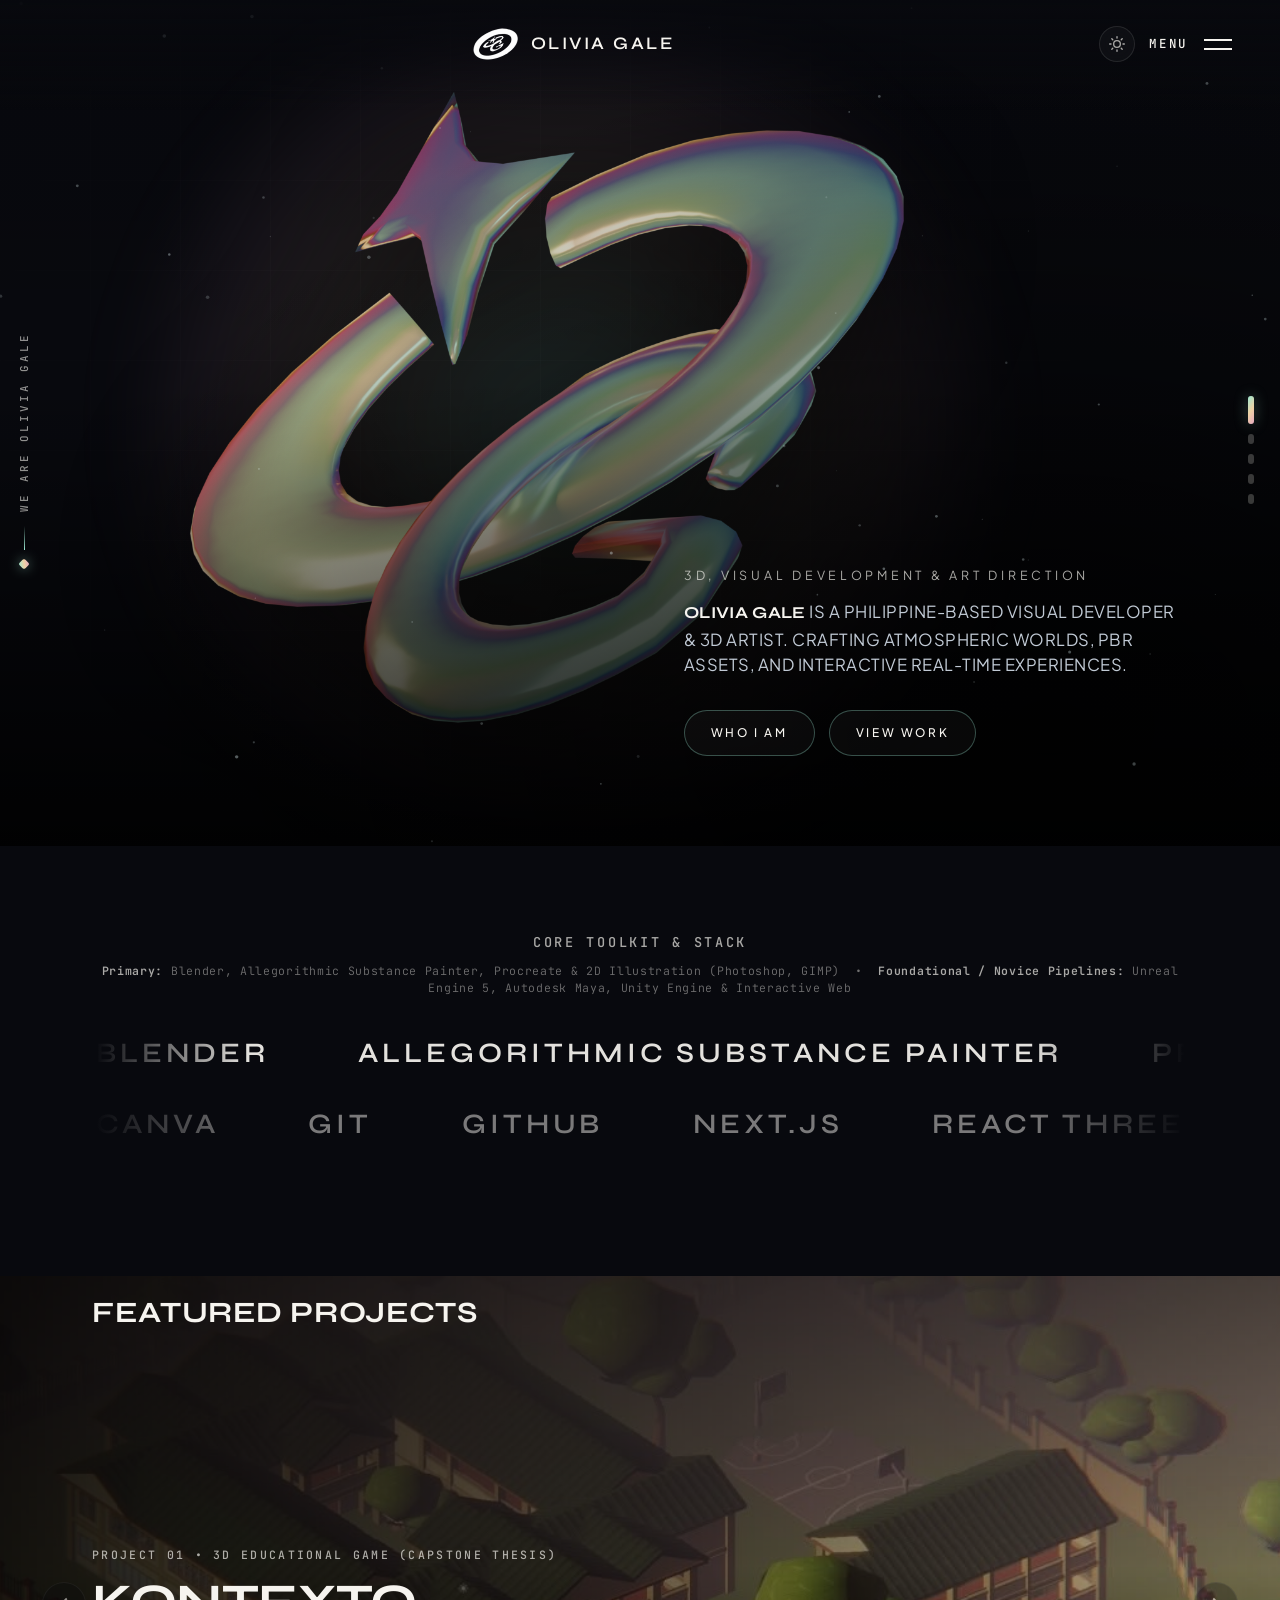
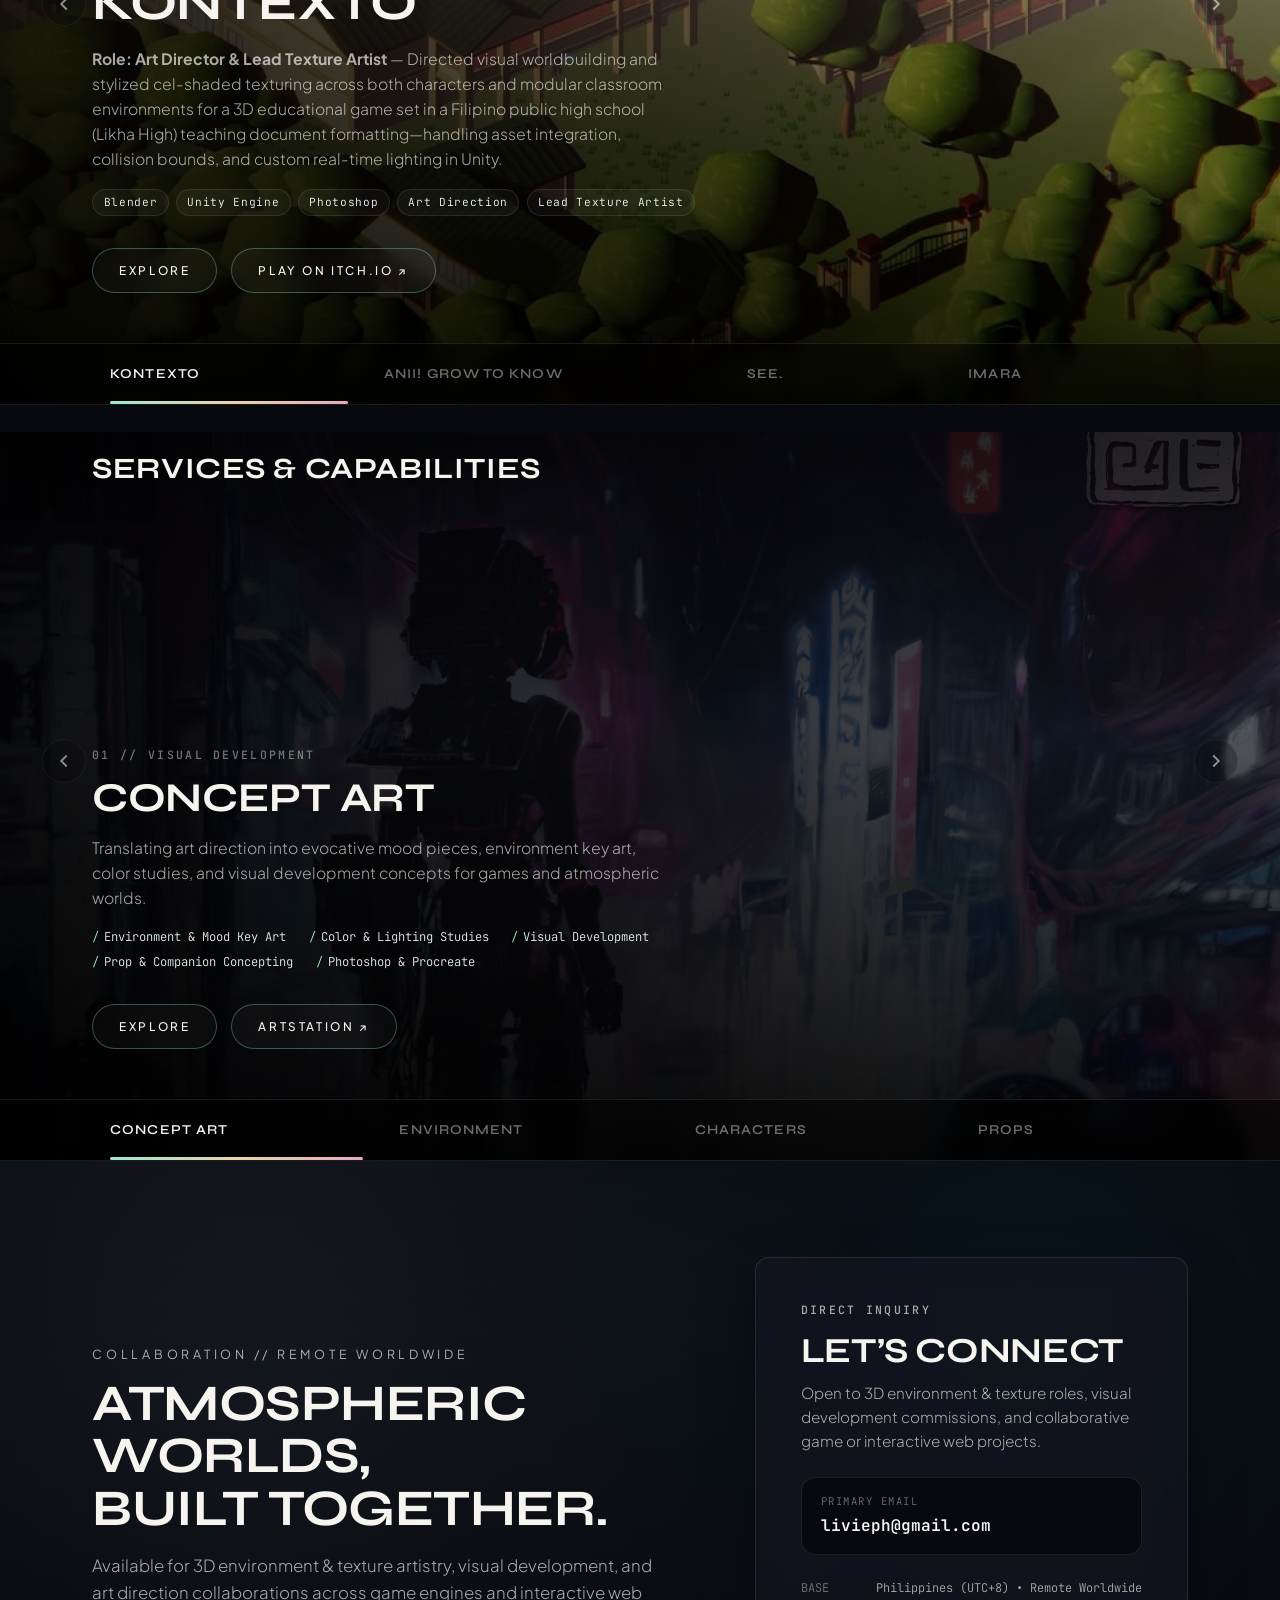
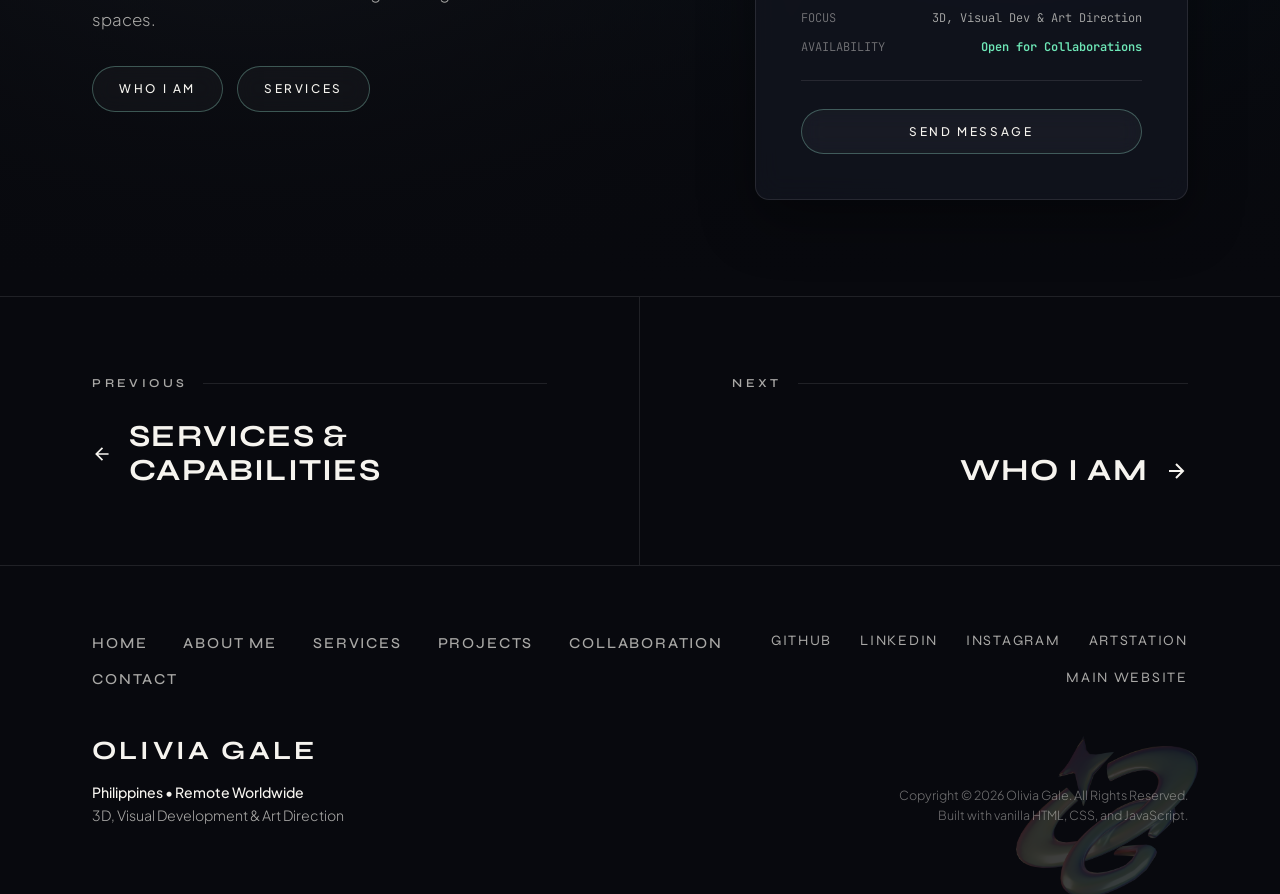
<file: index.html>
<!DOCTYPE html>
<html lang="en">
<head>
  <meta charset="UTF-8">
  <meta name="viewport" content="width=device-width, initial-scale=1.0, viewport-fit=cover">
  <meta name="description" content="Olivia Gale is a Philippine-based Visual Developer &amp; 3D Artist crafting atmospheric worlds, PBR assets, and interactive real-time experiences.">
  <title>Olivia Gale | 3D, Visual Development &amp; Art Direction</title>
  <link rel="preconnect" href="https://fonts.googleapis.com">
  <link rel="preconnect" href="https://fonts.gstatic.com" crossorigin>
  <link href="https://fonts.googleapis.com/css2?family=JetBrains+Mono:wght@400;500;600&family=Plus+Jakarta+Sans:wght@300;400;500;600;700&family=Syne:wght@500;600;700;800&display=swap" rel="stylesheet">
  <link rel="stylesheet" href="css/style.css">
  <script>
    (function () {
      var saved = localStorage.getItem("portfolio-theme");
      if (saved === "light") {
        document.documentElement.setAttribute("data-theme", "light");
      }
    })();
  </script>
</head>
<body>
  <!-- Top-down atmospheric header gradient -->
  <div class="header-gradient" aria-hidden="true"></div>

  <!-- Left Vertical Page Decorator (Pixel Mafia signature chrome) -->
  <div class="page-decorator blend-mode--difference" aria-hidden="true">
    <div class="scroll-icon-indicator">
      <div class="scroll-icon-mouse"></div>
      <div class="scroll-arrow-line"></div>
    </div>
    <div class="scroll-indicator-label" id="page-decorator-label">I AM OLIVIA GALE</div>
  </div>

  <!-- Right Vertical Scroll Marker Rail (auto-populated from [anchor-name]) -->
  <nav class="scroll-marker-block blend-mode--difference" id="scroll-marker-block" aria-label="Section scroll markers"></nav>

  <!-- Fixed Minimal Top Navigation Bar -->
  <header class="nav-bar" role="banner">
    <div class="nav-bar-container">
      <div class="menu-fader" aria-hidden="true"></div>

      <a href="#hero" class="brand-link" aria-label="Olivia Gale Home">
        <span class="brand-mark">
          <img src="images/og-brand-mark.png" alt="OG logo" class="brand-mark-img brand-mark-dark" width="46" height="33">
          <img src="images/og-brand-mark-light.png" alt="OG logo" class="brand-mark-img brand-mark-light" width="46" height="33">
        </span>
        <span class="brand-wordmark">OLIVIA GALE</span>
      </a>

      <div class="nav-right-controls">
        <button id="theme-toggle" class="theme-toggle" type="button" aria-label="Toggle light or dark theme" title="Toggle theme">
          <svg class="icon-sun" xmlns="http://www.w3.org/2000/svg" width="16" height="16" viewBox="0 0 24 24" fill="none" stroke="currentColor" stroke-width="2" stroke-linecap="round" stroke-linejoin="round" aria-hidden="true">
            <circle cx="12" cy="12" r="5"></circle>
            <line x1="12" y1="1" x2="12" y2="3"></line>
            <line x1="12" y1="21" x2="12" y2="23"></line>
            <line x1="4.22" y1="4.22" x2="5.64" y2="5.64"></line>
            <line x1="18.36" y1="18.36" x2="19.78" y2="19.78"></line>
            <line x1="1" y1="12" x2="3" y2="12"></line>
            <line x1="21" y1="12" x2="23" y2="12"></line>
            <line x1="4.22" y1="19.78" x2="5.64" y2="18.36"></line>
            <line x1="18.36" y1="5.64" x2="19.78" y2="4.22"></line>
          </svg>
          <svg class="icon-moon" xmlns="http://www.w3.org/2000/svg" width="16" height="16" viewBox="0 0 24 24" fill="none" stroke="currentColor" stroke-width="2" stroke-linecap="round" stroke-linejoin="round" aria-hidden="true">
            <path d="M21 12.79A9 9 0 1 1 11.21 3 7 7 0 0 0 21 12.79z"></path>
          </svg>
        </button>

        <button id="menu-toggle" class="nav-menu-button" type="button" aria-expanded="false" aria-controls="nav-drawer" aria-label="Toggle navigation menu">
          <span class="preamble label-menu">MENU</span>
          <span class="menu-icon-bars" aria-hidden="true">
            <span class="menu-bar-line top"></span>
            <span class="menu-bar-line bottom"></span>
          </span>
        </button>
      </div>
    </div>
  </header>

  <!-- Right Slide-Out Navigation Drawer (with expandable Services & Projects sub-menus) -->
  <div id="nav-drawer" class="nav-drawer" aria-hidden="true">
    <div class="drawer-backdrop" id="drawer-backdrop"></div>
    <nav class="menu-bar" aria-label="Primary Navigation">
      <div class="menu-bg-artwork" aria-hidden="true"></div>
      <div class="menu-container">
        <ul class="navigation-list">
          <li class="nav-list-item">
            <a href="#hero" class="main-nav-link drawer-jump">Home</a>
          </li>
          <li class="nav-list-item">
            <a href="about.html" class="main-nav-link drawer-jump">About Me</a>
          </li>
          <li class="nav-list-item has-subnav">
            <div class="nav-accordion-row">
              <a href="#services" class="main-nav-link drawer-jump">Services</a>
              <button type="button" class="accordion-toggle" aria-expanded="false" aria-label="Toggle services submenu">
                <svg width="14" height="14" viewBox="0 0 24 24" fill="none" stroke="currentColor" stroke-width="2.5"><path d="M6 9l6 6 6-6"/></svg>
              </button>
            </div>
            <ul class="subnav-list">
              <li><button type="button" class="sub-nav-item" data-target-section="#services" data-service-slide="0">Concept Art</button></li>
              <li><button type="button" class="sub-nav-item" data-target-section="#services" data-service-slide="1">Environment</button></li>
              <li><button type="button" class="sub-nav-item" data-target-section="#services" data-service-slide="2">Characters</button></li>
              <li><button type="button" class="sub-nav-item" data-target-section="#services" data-service-slide="3">Props</button></li>
            </ul>
          </li>
          <li class="nav-list-item has-subnav">
            <div class="nav-accordion-row">
              <a href="#projects" class="main-nav-link drawer-jump">Projects</a>
              <button type="button" class="accordion-toggle" aria-expanded="false" aria-label="Toggle projects submenu">
                <svg width="14" height="14" viewBox="0 0 24 24" fill="none" stroke="currentColor" stroke-width="2.5"><path d="M6 9l6 6 6-6"/></svg>
              </button>
            </div>
            <ul class="subnav-list">
              <li><button type="button" class="sub-nav-item" data-target-section="#projects" data-project-slide="0">KonTEXTO</button></li>
              <li><button type="button" class="sub-nav-item" data-target-section="#projects" data-project-slide="1">Anii! Grow To Know</button></li>
              <li><button type="button" class="sub-nav-item" data-target-section="#projects" data-project-slide="2">See.</button></li>
              <li><button type="button" class="sub-nav-item" data-target-section="#projects" data-project-slide="3">IMARA</button></li>
            </ul>
          </li>
          <li class="nav-list-item">
            <a href="#contact" class="main-nav-link drawer-jump">Collaboration</a>
          </li>
          <li class="nav-list-item">
            <a href="#contact" class="main-nav-link drawer-jump">Contact</a>
          </li>
        </ul>

        <div class="nav-socmed">
          <div class="preamble nav-menu-socmed">Connect with me</div>
          <div class="socmed-group on-menu">
            <a href="https://github.com/owleaveyah" target="_blank" rel="noopener noreferrer" class="nav-socmed-link" aria-label="GitHub">GitHub</a>
            <a href="https://www.linkedin.com/in/olivia-gale-gerochi-4aab9029a/" target="_blank" rel="noopener noreferrer" class="nav-socmed-link" aria-label="LinkedIn">LinkedIn</a>
            <a href="https://www.instagram.com/livie.gale/" target="_blank" rel="noopener noreferrer" class="nav-socmed-link" aria-label="Instagram">Instagram</a>
            <a href="https://www.artstation.com/gnocchi_gerochi6" target="_blank" rel="noopener noreferrer" class="nav-socmed-link" aria-label="ArtStation">ArtStation</a>
            <a href="https://owleaveyah.github.io/worldMainPage-oliviaGale/" target="_blank" rel="noopener noreferrer" class="nav-socmed-link" aria-label="Main Website">Main Website</a>
          </div>
        </div>
      </div>
    </nav>
  </div>

  <main>
    <!-- =====================================================================
         FOLD 1: HERO / FIRST FOLD (.panel.pm-type)
         ===================================================================== -->
    <section id="hero" anchor-name="We Are Olivia Gale" class="panel pm-type">
      <canvas id="hero-particles" class="hero-particles" aria-hidden="true"></canvas>

      <!-- Sculptural 3D OG Centerpiece Artwork -->
      <div class="hero-backdrop-art" aria-hidden="true">
        <div class="hero-glow-orb"></div>
        <div class="hero-grid-overlay"></div>
        <img src="images/og-hero.png" alt="" class="hero-bg-artwork" decoding="async">
        <div class="hero-scrim"></div>
      </div>

      <!-- Lower-right Editorial Intro Block (matches Pixel Mafia first fold) -->
      <div class="section-heading-block--firstfold home-first-fold-content">
        <div class="preamble home">3D, VISUAL DEVELOPMENT &amp; ART DIRECTION</div>
        <h1 class="pullouts medium home-intro-block">
          <strong>OLIVIA GALE</strong> IS A PHILIPPINE-BASED VISUAL DEVELOPER &amp; 3D ARTIST. CRAFTING ATMOSPHERIC WORLDS, PBR ASSETS, AND INTERACTIVE REAL-TIME EXPERIENCES.
        </h1>
        <div class="hero-btn-group">
          <a href="about.html" class="btn link-button who-we-are">
            <span>Who I am</span>
          </a>
          <a href="#projects" class="btn link-button secondary-wipe">
            <span>View work</span>
          </a>
        </div>
      </div>
    </section>

    <!-- =====================================================================
         FOLD 2: TOOLKIT & TECHNOLOGIES DUAL-ROW CAROUSEL (.partners)
         ===================================================================== -->
    <section id="toolkit" anchor-name="Core Toolkit" class="panel landscape-panel partners" aria-label="Core Toolkit and Stack">
      <div class="base-grid home-partners">
        <div class="section-heading-block partner-heading">
          <div class="preamble title center">Core Toolkit &amp; Stack</div>
          <p class="toolkit-subcaption">
            <strong>Primary:</strong> Blender, Allegorithmic Substance Painter, Procreate &amp; 2D Illustration (Photoshop, GIMP) &nbsp;&bull;&nbsp; <strong>Foundational / Novice Pipelines:</strong> Unreal Engine 5, Autodesk Maya, Unity Engine &amp; Interactive Web
          </p>
        </div>
      </div>

      <div class="section-logo-carousel">
        <div class="gradient-fade left" aria-hidden="true"></div>
        <div class="gradient-fade right" aria-hidden="true"></div>

        <!-- Top Carousel Row (3D, Engines & Visual Dev) -->
        <div class="partners-carousel-track track-top">
          <div class="partners-carousel-row">
            <span class="partner-item partner-primary">BLENDER</span>
            <span class="partner-item partner-primary">ALLEGORITHMIC SUBSTANCE PAINTER</span>
            <span class="partner-item partner-primary">PROCREATE</span>
            <span class="partner-item partner-primary">ADOBE PHOTOSHOP</span>
            <span class="partner-item partner-primary">GIMP</span>
            <span class="partner-item">UNREAL ENGINE 5</span>
            <span class="partner-item">AUTODESK MAYA</span>
            <span class="partner-item">UNITY ENGINE</span>
          </div>
          <div class="partners-carousel-row" aria-hidden="true">
            <span class="partner-item partner-primary">BLENDER</span>
            <span class="partner-item partner-primary">ALLEGORITHMIC SUBSTANCE PAINTER</span>
            <span class="partner-item partner-primary">PROCREATE</span>
            <span class="partner-item partner-primary">ADOBE PHOTOSHOP</span>
            <span class="partner-item partner-primary">GIMP</span>
            <span class="partner-item">UNREAL ENGINE 5</span>
            <span class="partner-item">AUTODESK MAYA</span>
            <span class="partner-item">UNITY ENGINE</span>
          </div>
        </div>

        <!-- Bottom Carousel Row (Design, Version Control & Interactive Web) -->
        <div class="partners-carousel-track track-bottom">
          <div class="partners-carousel-row">
            <span class="partner-item">CANVA</span>
            <span class="partner-item">GIT</span>
            <span class="partner-item">GITHUB</span>
            <span class="partner-item">NEXT.JS</span>
            <span class="partner-item">REACT THREE FIBER / THREE.JS</span>
            <span class="partner-item">TAILWIND CSS</span>
            <span class="partner-item">HTML / CSS / JAVASCRIPT</span>
          </div>
          <div class="partners-carousel-row" aria-hidden="true">
            <span class="partner-item">CANVA</span>
            <span class="partner-item">GIT</span>
            <span class="partner-item">GITHUB</span>
            <span class="partner-item">NEXT.JS</span>
            <span class="partner-item">REACT THREE FIBER / THREE.JS</span>
            <span class="partner-item">TAILWIND CSS</span>
            <span class="partner-item">HTML / CSS / JAVASCRIPT</span>
          </div>
        </div>
      </div>
    </section>

    <!-- =====================================================================
         FOLD 3: PROJECTS TRANSITION FOLD + FULL-BLEED SHOWCASE SLIDER
         ===================================================================== -->
    <div id="projects" anchor-name="Our Projects" class="panel showcase-transition-fold">
      <div class="base-grid">
        <div class="section-heading-block showcase">
          <h2 class="slider-heading medium showcase-pullout-block"><strong>Featured Projects</strong></h2>
        </div>
      </div>
    </div>

    <section class="showcase-slider" aria-label="Featured Projects Showcase">
      <div class="panel contraint--landscape-ratio showcase-panel" id="project-slider-root" tabindex="0">

        <!-- Large Left/Right Hit-Area Arrows -->
        <button type="button" class="slider-large-hit-area--left alternate" id="project-prev" aria-label="Previous project">
          <span class="slider-arrow left">
            <svg width="22" height="22" viewBox="0 0 24 24" fill="none" stroke="currentColor" stroke-width="2"><path d="M15 18l-6-6 6-6"/></svg>
          </span>
        </button>
        <button type="button" class="slider-large-hit-area--right alternate" id="project-next" aria-label="Next project">
          <span class="slider-arrow right">
            <svg width="22" height="22" viewBox="0 0 24 24" fill="none" stroke="currentColor" stroke-width="2"><path d="M9 18l6-6-6-6"/></svg>
          </span>
        </button>

        <!-- Full-Bleed Slides Track -->
        <div class="slider-panel-plane projects-slider">
          <div class="slider-panels-3d-plane" id="project-deck">

            <!-- Project Slide 1 -->
            <article class="_3d-pane project-pane theme-kontexto active" data-index="0">
              <img src="images/kontexto-showcase.jpg" alt="KonTEXTO 3D cel-shaded Likha High campus environment in Unity" class="pane-bg-photo" decoding="async">
              <div class="slider-fader left-weighted"></div>
              <div class="showcase-landing-title">
                <div class="base-grid slider-projects-content">
                  <div class="showcase-landing-title-block">
                    <div class="preamble centered projects-preamble">PROJECT 01 &bull; 3D EDUCATIONAL GAME (CAPSTONE THESIS)</div>
                    <h3 class="base-heading section-heading project-slider-heading">KonTEXTO</h3>
                    <p class="project-slide-summary">
                      <strong>Role: Art Director &amp; Lead Texture Artist</strong> &mdash; Directed visual worldbuilding and stylized cel-shaded texturing across both characters and modular classroom environments for a 3D educational game set in a Filipino public high school (Likha High) teaching document formatting&mdash;handling asset integration, collision bounds, and custom real-time lighting in Unity.
                    </p>
                    <div class="project-slide-tags">
                      <span>Blender</span><span>Unity Engine</span><span>Photoshop</span><span>Art Direction</span><span>Lead Texture Artist</span>
                    </div>
                    <div class="project-slide-actions">
                      <a href="projects/kontexto.html" class="btn link-button add-spacer">
                        <span>Explore</span>
                      </a>
                      <a href="https://kirubiisfyne.itch.io/kontexto" target="_blank" rel="noopener noreferrer" class="btn link-button add-spacer">
                        <span>Play on itch.io &#x2197;</span>
                      </a>
                    </div>
                  </div>
                </div>
              </div>
            </article>

            <!-- Project Slide 2 -->
            <article class="_3d-pane project-pane theme-anii" data-index="1">
              <img src="images/anii-showcase.jpg" alt="Anii! Grow To Know stylized cozy farming game in Unity" class="pane-bg-photo" decoding="async">
              <div class="slider-fader left-weighted"></div>
              <div class="showcase-landing-title">
                <div class="base-grid slider-projects-content">
                  <div class="showcase-landing-title-block">
                    <div class="preamble centered projects-preamble">PROJECT 02 &bull; INTERACTIVE FARMING &amp; EDUCATIONAL GAME (HACKATHON BUILD)</div>
                    <h3 class="base-heading section-heading project-slider-heading">Anii! Grow To Know</h3>
                    <p class="project-slide-summary">
                      <strong>Role: Art Director &amp; Project Hustler</strong> &mdash; Led visual direction, environment/prop aesthetics, and startup pitch/product strategy as the team&rsquo;s Art Director and Hustler during a rapid hackathon sprint&mdash;shaping the cozy agricultural theme, scoping an executable MVP.
                    </p>
                    <div class="project-slide-tags">
                      <span>Blender</span><span>Unity Engine</span><span>Adobe Photoshop</span><span>Procreate</span><span>Art Direction</span>
                    </div>
                    <div class="project-slide-actions">
                      <a href="projects/anii-grow-to-know.html" class="btn link-button add-spacer">
                        <span>Explore</span>
                      </a>
                      <a href="https://kirubiisfyne.itch.io/anii-grow-to-know" target="_blank" rel="noopener noreferrer" class="btn link-button add-spacer">
                        <span>Play on itch.io &#x2197;</span>
                      </a>
                    </div>
                  </div>
                </div>
              </div>
            </article>

            <!-- Project Slide 3 -->
            <article class="_3d-pane project-pane theme-see" data-index="2">
              <div class="pane-visual-stage pane-cover-stage" aria-hidden="true">
                <div class="stage-glow see-sunset-glow"></div>
                <div class="cover-jewel-frame">
                  <img src="images/see-cover.jpg" alt="See. PS1 jewel-case game cover art">
                </div>
              </div>
              <div class="slider-fader left-weighted"></div>
              <div class="showcase-landing-title">
                <div class="base-grid slider-projects-content">
                  <div class="showcase-landing-title-block">
                    <div class="preamble centered projects-preamble">PROJECT 03 &bull; RETRO-3D PSYCHOLOGICAL GAME (FINAL PROJECT)</div>
                    <h3 class="base-heading section-heading project-slider-heading">See.</h3>
                    <p class="project-slide-summary">
                      <strong>Role: 3D Artist, Character &amp; Environment Texturing</strong> &mdash; Co-developed a PS1-inspired psychological narrative game (Group See / Ukiyo) following protagonist Hiromi across surreal transitioning spaces between a fisheries college campus and a hospital ward&mdash;designing and texturing low-poly character variants (College Girl Hiromi &amp; Hospital Patient Hiromi), modular architectural hallways, and atmospheric lighting scenes in Blender.
                    </p>
                    <div class="project-slide-tags">
                      <span>Blender</span><span>GIMP</span><span>Allegorithmic Substance Painter</span><span>Character &amp; Env Texturing</span>
                    </div>
                    <div class="project-slide-actions">
                      <a href="projects/see.html" class="btn link-button add-spacer">
                        <span>Explore</span>
                      </a>
                    </div>
                  </div>
                </div>
              </div>
            </article>

            <!-- Project Slide 4 -->
            <article class="_3d-pane project-pane theme-imara" data-index="3">
              <img src="images/imara-showcase.jpg" alt="IMARA atmospheric concept art overlooking a flooded post-deluge skyline" class="pane-bg-photo imara-bg-photo" decoding="async">
              <div class="slider-fader left-weighted"></div>
              <div class="showcase-landing-title">
                <div class="base-grid slider-projects-content">
                  <div class="showcase-landing-title-block">
                    <div class="preamble centered projects-preamble">PROJECT 04 &bull; ATMOSPHERIC SCI-FI ADVENTURE (IN DEVELOPMENT)</div>
                    <h3 class="base-heading section-heading project-slider-heading">IMARA</h3>
                    <p class="project-slide-summary">
                      <strong>Role: Creator, Visual Developer &amp; 3D Environment Artist</strong> &mdash; Developing an atmospheric post-deluge sci-fi adventure set in a submerged futuristic Philippine archipelago&mdash;spanning flooded vertical stilt slums (Ang Taas) and the lantern-lit canals of a sunken Binondo district. Leading end-to-end visual worldbuilding, modular architectural kit planning, hero companion drone (Datu) concepting, and real-time Lumen lighting in Unreal Engine 5.
                    </p>
                    <div class="project-slide-tags">
                      <span>Unreal Engine 5</span><span>Blender</span><span>Adobe Photoshop</span><span>Lumen Lighting</span><span>Active Solo Vertical Slice</span>
                    </div>
                    <div class="project-slide-actions">
                      <a href="projects/imara.html" class="btn link-button add-spacer">
                        <span>Explore</span>
                      </a>
                    </div>
                  </div>
                </div>
              </div>
            </article>

          </div>
        </div>

        <!-- Bottom Horizontal Tab Bar (.panel-selection.showcase) -->
        <div class="panel-selection showcase">
          <div class="panel-selection-container showcase-tabs" id="projects-selection" role="tablist" aria-label="Select featured project">
            <button type="button" class="expertise-selection-item tab-item active" role="tab" aria-selected="true" data-slide="0">KonTEXTO</button>
            <button type="button" class="expertise-selection-item tab-item" role="tab" aria-selected="false" data-slide="1">Anii! Grow To Know</button>
            <button type="button" class="expertise-selection-item tab-item" role="tab" aria-selected="false" data-slide="2">See.</button>
            <button type="button" class="expertise-selection-item tab-item" role="tab" aria-selected="false" data-slide="3">IMARA</button>
          </div>
        </div>

      </div>
    </section>

    <!-- =====================================================================
         FOLD 4: SERVICES TRANSITION FOLD + FULL-BLEED EXPERTISE SLIDER
         ===================================================================== -->
    <div id="services" anchor-name="Our Services" class="panel services-transition-fold">
      <div class="base-grid">
        <div class="section-heading-block services">
          <h2 class="slider-heading medium services-pullout-block"><strong>Services &amp; Capabilities</strong></h2>
        </div>
      </div>
    </div>

    <section class="panel landscape-panel expertise-panel" id="services-slider-root" aria-label="Services and Capabilities" tabindex="0">

      <!-- Large Left/Right Hit-Area Arrows -->
      <button type="button" class="slider-large-hit-area--left alternate" id="service-prev" aria-label="Previous capability">
        <span class="slider-arrow left">
          <svg width="22" height="22" viewBox="0 0 24 24" fill="none" stroke="currentColor" stroke-width="2"><path d="M15 18l-6-6 6-6"/></svg>
        </span>
      </button>
      <button type="button" class="slider-large-hit-area--right alternate" id="service-next" aria-label="Next capability">
        <span class="slider-arrow right">
          <svg width="22" height="22" viewBox="0 0 24 24" fill="none" stroke="currentColor" stroke-width="2"><path d="M9 18l6-6-6-6"/></svg>
        </span>
      </button>

      <div class="slider-panel-plane alternate">
        <div class="slider-panels-3d-plane expertise" id="service-deck">

          <!-- Service Slide 1 -->
          <article class="_3d-pane expertise-pane active" data-index="0">
            <img src="images/service-concept-art.jpg" alt="" class="expertise-bg-photo" aria-hidden="true" loading="lazy">
            <div class="slider-fader left-weighted"></div>
            <div class="expertise-title-block">
              <div class="base-grid slider-content-grid added-bottom-space">
                <div class="expertise-landing-title-block">
                  <div class="preamble faded preamble-left-aligned services">01 // Visual Development</div>
                  <h3 class="base-heading section-heading medium-alt">Concept Art</h3>
                  <p class="expertise-summary">
                    Translating art direction into evocative mood pieces, environment key art, color studies, and visual development concepts for games and atmospheric worlds.
                  </p>
                  <ul class="expertise-listing">
                    <li class="expertise-item">Environment &amp; Mood Key Art</li>
                    <li class="expertise-item">Color &amp; Lighting Studies</li>
                    <li class="expertise-item">Visual Development</li>
                    <li class="expertise-item">Prop &amp; Companion Concepting</li>
                    <li class="expertise-item">Photoshop &amp; Procreate</li>
                  </ul>
                  <div class="project-slide-actions">
                    <a href="services.html#concept-art" class="btn link-button add-spacer button-aligned-left">
                      <span>Explore</span>
                    </a>
                    <a href="https://www.artstation.com/gnocchi_gerochi6" target="_blank" rel="noopener noreferrer" class="btn link-button add-spacer button-aligned-left">
                      <span>ArtStation &#x2197;</span>
                    </a>
                  </div>
                </div>
              </div>
            </div>
          </article>

          <!-- Service Slide 2 -->
          <article class="_3d-pane expertise-pane" data-index="1">
            <img src="images/service-environment-2.jpg" alt="" class="expertise-bg-photo" aria-hidden="true" loading="lazy">
            <div class="slider-fader left-weighted"></div>
            <div class="expertise-title-block">
              <div class="base-grid slider-content-grid added-bottom-space">
                <div class="expertise-landing-title-block">
                  <div class="preamble faded preamble-left-aligned services">02 // Worldbuilding &amp; Real-Time</div>
                  <h3 class="base-heading section-heading medium-alt">Environment</h3>
                  <p class="expertise-summary">
                    Designing modular 3D architectural kits, atmospheric worlds, and real-time lighting setups built across Blender, Unity Engine, and Unreal Engine 5.
                  </p>
                  <ul class="expertise-listing">
                    <li class="expertise-item">Modular Environment Kits</li>
                    <li class="expertise-item">Worldbuilding &amp; Set Dressing</li>
                    <li class="expertise-item">Blender &amp; UE5 Lumen</li>
                    <li class="expertise-item">Unity Real-Time Lighting</li>
                    <li class="expertise-item">Collision &amp; Asset Integration</li>
                  </ul>
                  <a href="services.html#environment" class="btn link-button add-spacer button-aligned-left">
                    <span>Explore</span>
                  </a>
                </div>
              </div>
            </div>
          </article>

          <!-- Service Slide 3 -->
          <article class="_3d-pane expertise-pane" data-index="2">
            <img src="images/service-characters-2.jpg" alt="" class="expertise-bg-photo" aria-hidden="true" loading="lazy">
            <div class="slider-fader left-weighted"></div>
            <div class="expertise-title-block">
              <div class="base-grid slider-content-grid added-bottom-space">
                <div class="expertise-landing-title-block">
                  <div class="preamble faded preamble-left-aligned services">03 // Low-Poly &amp; Stylized</div>
                  <h3 class="base-heading section-heading medium-alt">Characters</h3>
                  <p class="expertise-summary">
                    Crafting expressive low-poly and stylized 3D character models with cohesive silhouette language and hand-painted or cel-shaded texture passes.
                  </p>
                  <ul class="expertise-listing">
                    <li class="expertise-item">Low-Poly &amp; Stylized Modeling</li>
                    <li class="expertise-item">Character Texturing</li>
                    <li class="expertise-item">Variant &amp; Wardrobe Sets</li>
                    <li class="expertise-item">Cel-Shaded &amp; Retro-3D Passes</li>
                    <li class="expertise-item">Blender &amp; Substance Painter</li>
                  </ul>
                  <a href="services.html#characters" class="btn link-button add-spacer button-aligned-left">
                    <span>Explore</span>
                  </a>
                </div>
              </div>
            </div>
          </article>

          <!-- Service Slide 4 -->
          <article class="_3d-pane expertise-pane" data-index="3">
            <img src="images/service-props.jpg" alt="" class="expertise-bg-photo" aria-hidden="true" loading="lazy">
            <div class="slider-fader left-weighted"></div>
            <div class="expertise-title-block">
              <div class="base-grid slider-content-grid added-bottom-space">
                <div class="expertise-landing-title-block">
                  <div class="preamble faded preamble-left-aligned services">04 // PBR &amp; Stylized Assets</div>
                  <h3 class="base-heading section-heading medium-alt">Props</h3>
                  <p class="expertise-summary">
                    Building story-driven hero and dressing props with clean topology, UV mapping, and PBR or stylized material storytelling tailored to the world aesthetic.
                  </p>
                  <ul class="expertise-listing">
                    <li class="expertise-item">3D Prop Modeling</li>
                    <li class="expertise-item">PBR &amp; Stylized Texturing</li>
                    <li class="expertise-item">UV Layout &amp; Surface Detail</li>
                    <li class="expertise-item">Environment Dressing Assets</li>
                    <li class="expertise-item">GIMP, Photoshop &amp; Substance Painter</li>
                  </ul>
                  <a href="services.html#props" class="btn link-button add-spacer button-aligned-left">
                    <span>Explore</span>
                  </a>
                </div>
              </div>
            </div>
          </article>

        </div>
      </div>

      <!-- Bottom Horizontal Tab Bar (.panel-selection.expertise) -->
      <div class="panel-selection expertise">
        <div class="panel-selection-container expertise-selection-wrapper" id="services-selection" role="tablist" aria-label="Select capability">
          <button type="button" class="expertise-selection-item tab-item active" role="tab" aria-selected="true" data-slide="0">Concept Art</button>
          <button type="button" class="expertise-selection-item tab-item" role="tab" aria-selected="false" data-slide="1">Environment</button>
          <button type="button" class="expertise-selection-item tab-item" role="tab" aria-selected="false" data-slide="2">Characters</button>
          <button type="button" class="expertise-selection-item tab-item" role="tab" aria-selected="false" data-slide="3">Props</button>
        </div>
      </div>

    </section>

    <!-- =====================================================================
         FOLD 5: COLLABORATION & DIRECT INQUIRY (.panel.about-editorial)
         ===================================================================== -->
    <section id="contact" anchor-name="Direct Inquiry" class="panel landscape-panel careers contact-split-panel">
      <div class="careers-backdrop" aria-hidden="true"></div>
      <div class="about-shell">
        <div class="about-grid contact-split-grid">
          <!-- Left: Collaboration Callout -->
          <div class="section-heading-block careers-content">
            <div class="preamble home">COLLABORATION // REMOTE WORLDWIDE</div>
            <h2 class="base-heading section-heading careers-heading">Atmospheric Worlds,<br>Built Together.</h2>
            <p class="careers-subtext">
              Available for 3D environment &amp; texture artistry, visual development, and art direction collaborations across game engines and interactive web spaces.
            </p>
            <div class="case-cta-row">
              <a href="about.html" class="btn link-button careers-button">
                <span>Who I am</span>
              </a>
              <a href="services.html" class="btn link-button careers-button">
                <span>Services</span>
              </a>
            </div>
          </div>

          <!-- Right: Direct Inquiry Card -->
          <div class="about-contact-col">
            <div class="contact-card">
              <div class="preamble">DIRECT INQUIRY</div>
              <h3 class="base-heading contact-card-title">Let&rsquo;s Connect</h3>
              <p class="contact-card-text">
                Open to 3D environment &amp; texture roles, visual development commissions, and collaborative game or interactive web projects.
              </p>

              <div class="contact-email-box">
                <span class="email-label">PRIMARY EMAIL</span>
                <a href="mailto:livieph@gmail.com" class="email-link">livieph@gmail.com</a>
              </div>

              <div class="contact-meta-list">
                <div class="meta-row">
                  <span class="meta-key">BASE</span>
                  <span class="meta-val">Philippines (UTC+8) &bull; Remote Worldwide</span>
                </div>
                <div class="meta-row">
                  <span class="meta-key">FOCUS</span>
                  <span class="meta-val">3D, Visual Dev &amp; Art Direction</span>
                </div>
                <div class="meta-row">
                  <span class="meta-key">AVAILABILITY</span>
                  <span class="meta-val highlight-green">Open for Collaborations</span>
                </div>
              </div>

              <a href="mailto:livieph@gmail.com" class="btn link-button contact-send-btn">
                <span>Send Message</span>
              </a>
            </div>
          </div>
        </div>
      </div>
    </section>

    <!-- =====================================================================
         FOLD 6: SIGNATURE PAGE FLOW SECTION (.page-flow--section)
         ===================================================================== -->
    <section class="page-flow--section" aria-label="Continue navigation">
      <a href="services.html" class="page-flow--element page-flow-prev">
        <div class="page-flow--label-container">
          <div class="page-flow--label">PREVIOUS</div>
          <div class="page-flow--next-line"></div>
        </div>
        <div class="page-flow-title-row">
          <svg class="page-flow--arrow arrow-left" width="24" height="24" viewBox="0 0 24 24" fill="none" stroke="currentColor" stroke-width="2"><path d="M19 12H5M12 19l-7-7 7-7"/></svg>
          <span class="page-flow--title">Services &amp; Capabilities</span>
        </div>
      </a>

      <a href="about.html" class="page-flow--element page-flow-next">
        <div class="page-flow--label-container">
          <div class="page-flow--label">NEXT</div>
          <div class="page-flow--next-line"></div>
        </div>
        <div class="page-flow-title-row">
          <span class="page-flow--title">Who I Am</span>
          <svg class="page-flow--arrow" width="24" height="24" viewBox="0 0 24 24" fill="none" stroke="currentColor" stroke-width="2"><path d="M5 12h14M12 5l7 7-7 7"/></svg>
        </div>
      </a>
    </section>
  </main>

  <!-- =======================================================================
       STUDIO FOOTER (.footer)
       ======================================================================= -->
  <footer class="footer">
    <div class="footer-container">
      <div class="base-grid new-footer-links">
        <div class="footer--link-section">
          <ul class="footer--link-group">
            <li class="footer--link-item"><a href="#hero" class="footer--link">Home</a></li>
            <li class="footer--link-item"><a href="about.html" class="footer--link">About Me</a></li>
            <li class="footer--link-item"><a href="#services" class="footer--link">Services</a></li>
            <li class="footer--link-item"><a href="#projects" class="footer--link">Projects</a></li>
            <li class="footer--link-item"><a href="#contact" class="footer--link">Collaboration</a></li>
            <li class="footer--link-item"><a href="#contact" class="footer--link">Contact</a></li>
          </ul>
        </div>

        <div class="footer--socmed-group">
          <a href="https://github.com/owleaveyah" target="_blank" rel="noopener noreferrer" class="footer--socmed-link">GitHub</a>
          <a href="https://www.linkedin.com/in/olivia-gale-gerochi-4aab9029a/" target="_blank" rel="noopener noreferrer" class="footer--socmed-link">LinkedIn</a>
          <a href="https://www.instagram.com/livie.gale/" target="_blank" rel="noopener noreferrer" class="footer--socmed-link">Instagram</a>
          <a href="https://www.artstation.com/gnocchi_gerochi6" target="_blank" rel="noopener noreferrer" class="footer--socmed-link">ArtStation</a>
          <a href="https://owleaveyah.github.io/worldMainPage-oliviaGale/" target="_blank" rel="noopener noreferrer" class="footer--socmed-link">Main Website</a>
        </div>

        <div class="footer-bottom-details">
          <span class="footer-logo-wordmark">OLIVIA GALE</span>
          <p class="footer-paragraph">
            <strong class="address-bold">Philippines &bull; Remote Worldwide</strong><br>
            3D, Visual Development &amp; Art Direction
          </p>
        </div>

        <div class="copywrite-text">
          Copyright &copy; <span id="current-year"></span> Olivia Gale. All Rights Reserved.<br>
          Built with vanilla HTML, CSS, and JavaScript.
        </div>
      </div>
    </div>
  </footer>

  <!-- Case Study Detail Modal (triggered by project EXPLORE buttons) -->
  <div id="project-modal" class="project-modal" aria-hidden="true" role="dialog" aria-modal="true" aria-labelledby="modal-title">
    <div class="modal-backdrop" id="modal-backdrop"></div>
    <div class="modal-dialog">
      <button type="button" class="modal-close" id="modal-close" aria-label="Close project details">&times;</button>
      <div class="preamble" id="modal-slug">PROJECT // CASE STUDY</div>
      <h3 class="base-heading modal-title" id="modal-title">Project Title</h3>
      <p class="modal-description" id="modal-description"></p>
      <div class="modal-highlights" id="modal-highlights"></div>
      <div class="project-slide-tags" id="modal-tags"></div>
      <div class="modal-actions">
        <a href="#contact" class="btn link-button" id="modal-inquire"><span>Inquire About Similar Work</span></a>
        <a href="#" target="_blank" rel="noopener noreferrer" class="btn link-button" id="modal-demo"><span>Live Demo &#x2197;</span></a>
        <a href="#" target="_blank" rel="noopener noreferrer" class="btn link-button" id="modal-code"><span>Source Code &#x2197;</span></a>
      </div>
    </div>
  </div>

  <script src="js/main.js"></script>
</body>
</html>
</file>
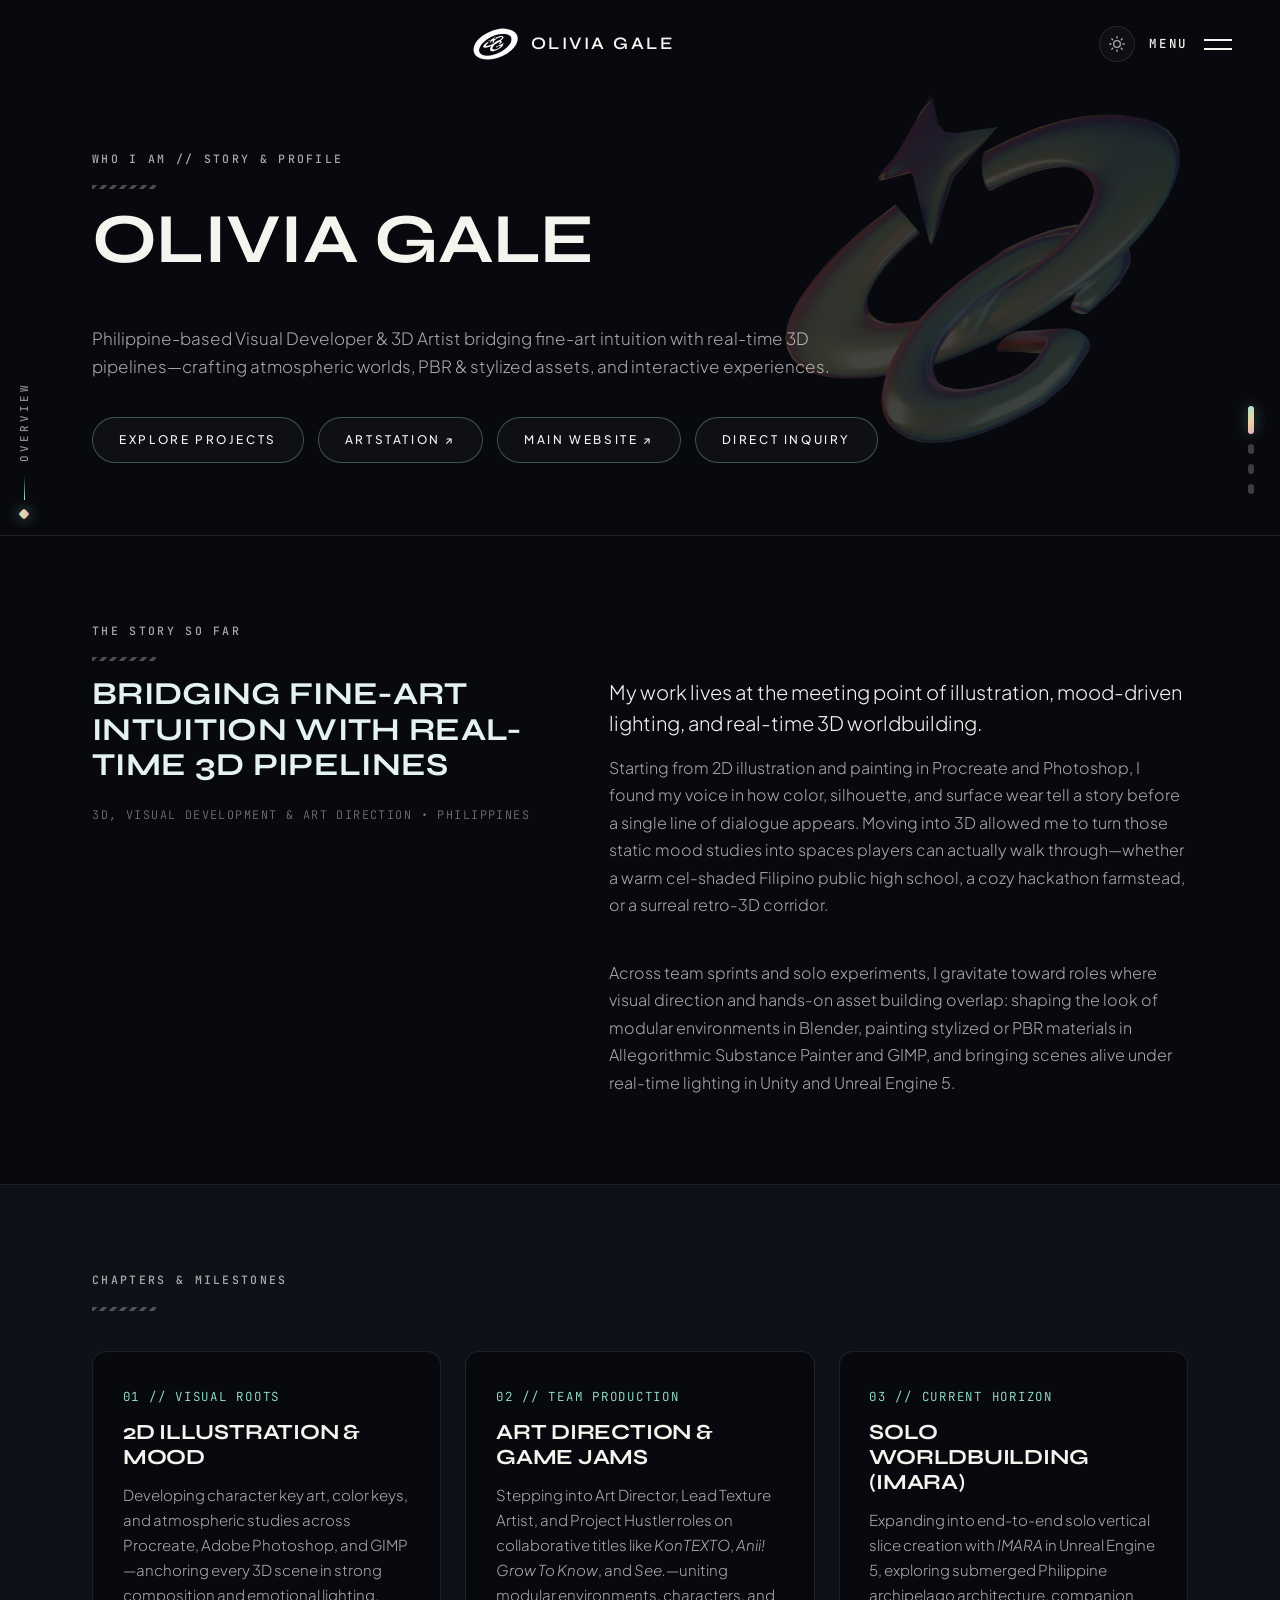
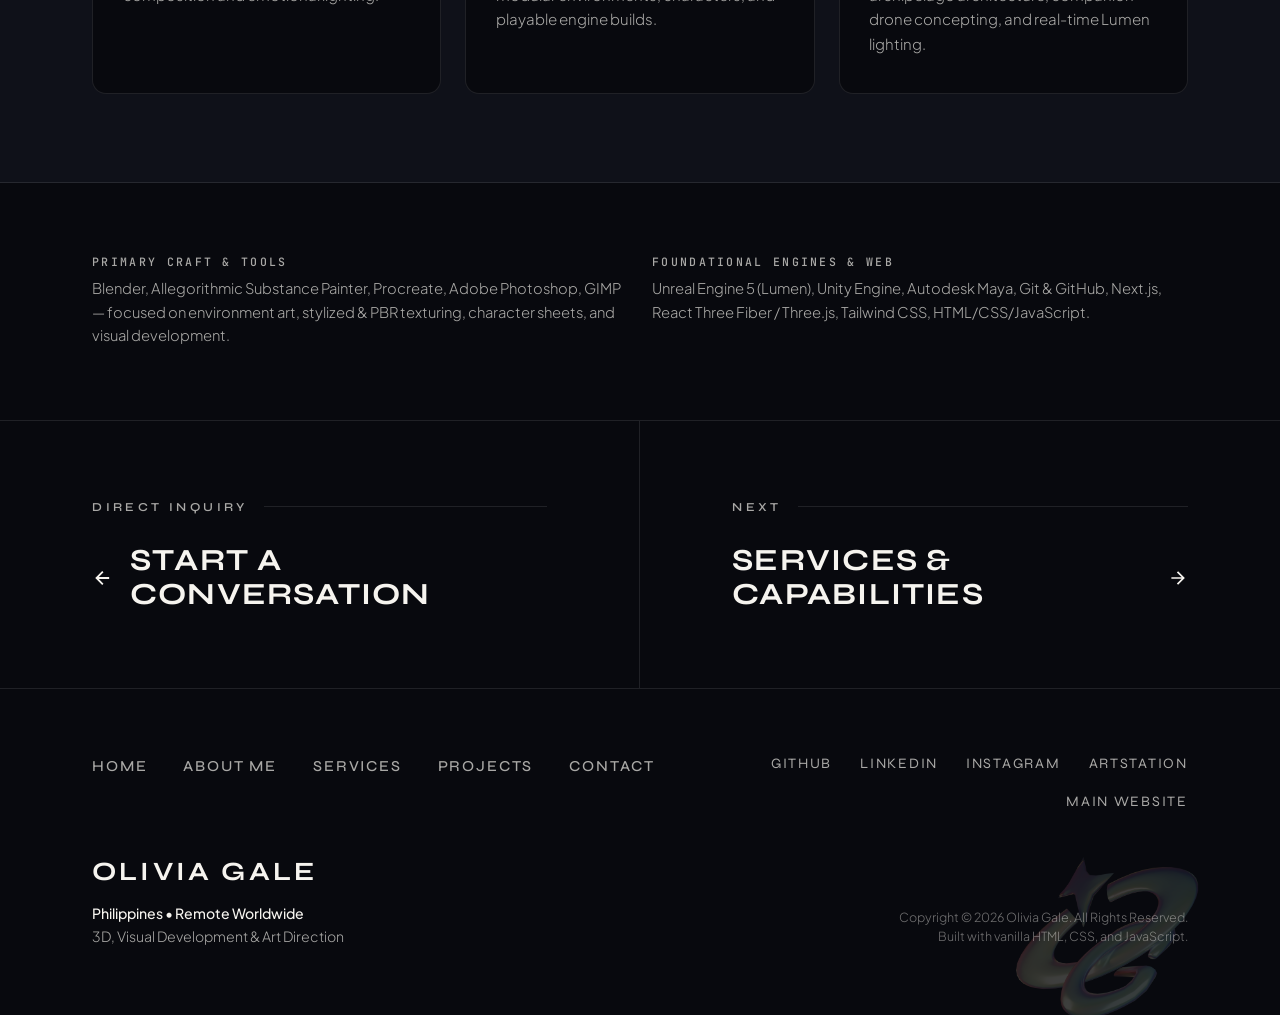
<file: about.html>
<!DOCTYPE html>
<html lang="en">
<head>
  <meta charset="UTF-8">
  <meta name="viewport" content="width=device-width, initial-scale=1.0, viewport-fit=cover">
  <meta name="description" content="Who I Am — The story, creative path, and 3D visual development philosophy of Olivia Gale.">
  <title>Who I Am | Olivia Gale — Story &amp; Background</title>
  <link rel="preconnect" href="https://fonts.googleapis.com">
  <link rel="preconnect" href="https://fonts.gstatic.com" crossorigin>
  <link href="https://fonts.googleapis.com/css2?family=JetBrains+Mono:wght@400;500;600&family=Plus+Jakarta+Sans:wght@300;400;500;600;700&family=Syne:wght@500;600;700;800&display=swap" rel="stylesheet">
  <link rel="stylesheet" href="css/style.css">
  <script>
    (function () {
      var saved = localStorage.getItem("portfolio-theme");
      if (saved === "light") {
        document.documentElement.setAttribute("data-theme", "light");
      }
    })();
  </script>
</head>
<body class="about-profile-page">
  <div class="header-gradient" aria-hidden="true"></div>

  <!-- Left Vertical Page Decorator -->
  <div class="page-decorator blend-mode--difference" aria-hidden="true">
    <div class="scroll-icon-indicator">
      <div class="scroll-icon-mouse"></div>
      <div class="scroll-arrow-line"></div>
    </div>
    <div class="scroll-indicator-label" id="page-decorator-label">WHO I AM // OLIVIA GALE</div>
  </div>

  <!-- Right Vertical Scroll Marker Rail -->
  <nav class="scroll-marker-block blend-mode--difference" id="scroll-marker-block" aria-label="Section scroll markers"></nav>

  <!-- Fixed Minimal Top Navigation Bar -->
  <header class="nav-bar" role="banner">
    <div class="nav-bar-container">
      <div class="menu-fader" aria-hidden="true"></div>

      <a href="index.html" class="brand-link" aria-label="Olivia Gale Home">
        <span class="brand-mark">
          <img src="images/og-brand-mark.png" alt="OG logo" class="brand-mark-img brand-mark-dark" width="46" height="33">
          <img src="images/og-brand-mark-light.png" alt="OG logo" class="brand-mark-img brand-mark-light" width="46" height="33">
        </span>
        <span class="brand-wordmark">OLIVIA GALE</span>
      </a>

      <div class="nav-right-controls">
        <button id="theme-toggle" class="theme-toggle" type="button" aria-label="Toggle light or dark theme" title="Toggle theme">
          <svg class="icon-sun" xmlns="http://www.w3.org/2000/svg" width="16" height="16" viewBox="0 0 24 24" fill="none" stroke="currentColor" stroke-width="2" stroke-linecap="round" stroke-linejoin="round" aria-hidden="true">
            <circle cx="12" cy="12" r="5"></circle>
            <line x1="12" y1="1" x2="12" y2="3"></line>
            <line x1="12" y1="21" x2="12" y2="23"></line>
            <line x1="4.22" y1="4.22" x2="5.64" y2="5.64"></line>
            <line x1="18.36" y1="18.36" x2="19.78" y2="19.78"></line>
            <line x1="1" y1="12" x2="3" y2="12"></line>
            <line x1="21" y1="12" x2="23" y2="12"></line>
            <line x1="4.22" y1="19.78" x2="5.64" y2="18.36"></line>
            <line x1="18.36" y1="5.64" x2="19.78" y2="4.22"></line>
          </svg>
          <svg class="icon-moon" xmlns="http://www.w3.org/2000/svg" width="16" height="16" viewBox="0 0 24 24" fill="none" stroke="currentColor" stroke-width="2" stroke-linecap="round" stroke-linejoin="round" aria-hidden="true">
            <path d="M21 12.79A9 9 0 1 1 11.21 3 7 7 0 0 0 21 12.79z"></path>
          </svg>
        </button>

        <button id="menu-toggle" class="nav-menu-button" type="button" aria-expanded="false" aria-controls="nav-drawer" aria-label="Toggle navigation menu">
          <span class="preamble label-menu">MENU</span>
          <span class="menu-icon-bars" aria-hidden="true">
            <span class="menu-bar-line top"></span>
            <span class="menu-bar-line bottom"></span>
          </span>
        </button>
      </div>
    </div>
  </header>

  <!-- Right Slide-Out Navigation Drawer -->
  <div id="nav-drawer" class="nav-drawer" aria-hidden="true">
    <div class="drawer-backdrop" id="drawer-backdrop"></div>
    <nav class="menu-bar" aria-label="Primary Navigation">
      <div class="menu-bg-artwork" aria-hidden="true"></div>
      <div class="menu-container">
        <ul class="navigation-list">
          <li class="nav-list-item"><a href="index.html" class="main-nav-link drawer-jump">Home</a></li>
          <li class="nav-list-item"><a href="about.html" class="main-nav-link drawer-jump">About Me</a></li>
          <li class="nav-list-item"><a href="services.html" class="main-nav-link drawer-jump">Services</a></li>
          <li class="nav-list-item"><a href="index.html#projects" class="main-nav-link drawer-jump">Projects</a></li>
          <li class="nav-list-item"><a href="index.html#contact" class="main-nav-link drawer-jump">Contact</a></li>
        </ul>

        <div class="nav-socmed">
          <div class="preamble nav-menu-socmed">Connect with me</div>
          <div class="socmed-group on-menu">
            <a href="https://github.com/owleaveyah" target="_blank" rel="noopener noreferrer" class="nav-socmed-link" aria-label="GitHub">GitHub</a>
            <a href="https://www.linkedin.com/in/olivia-gale-gerochi-4aab9029a/" target="_blank" rel="noopener noreferrer" class="nav-socmed-link" aria-label="LinkedIn">LinkedIn</a>
            <a href="https://www.instagram.com/livie.gale/" target="_blank" rel="noopener noreferrer" class="nav-socmed-link" aria-label="Instagram">Instagram</a>
            <a href="https://www.artstation.com/gnocchi_gerochi6" target="_blank" rel="noopener noreferrer" class="nav-socmed-link" aria-label="ArtStation">ArtStation</a>
            <a href="https://owleaveyah.github.io/worldMainPage-oliviaGale/" target="_blank" rel="noopener noreferrer" class="nav-socmed-link" aria-label="Main Website">Main Website</a>
          </div>
        </div>
      </div>
    </nav>
  </div>

  <main>
    <!-- =====================================================================
         WHO I AM HERO BAND
         ===================================================================== -->
    <section anchor-name="Overview" class="services-page-hero about-page-hero">
      <div class="about-hero-art" aria-hidden="true">
        <img src="images/og-hero.png" alt="">
      </div>
      <div class="case-shell about-hero-inner">
        <div class="preamble decorated">WHO I AM // STORY &amp; PROFILE</div>
        <h1 class="base-heading case-title">Olivia Gale</h1>
        <p class="services-hero-lead">
          Philippine-based Visual Developer &amp; 3D Artist bridging fine-art intuition with real-time 3D pipelines&mdash;crafting atmospheric worlds, PBR &amp; stylized assets, and interactive experiences.
        </p>
        <div class="case-cta-row">
          <a href="index.html#projects" class="btn link-button">
            <span>Explore Projects</span>
          </a>
          <a href="https://www.artstation.com/gnocchi_gerochi6" target="_blank" rel="noopener noreferrer" class="btn link-button">
            <span>ArtStation &#x2197;</span>
          </a>
          <a href="https://owleaveyah.github.io/worldMainPage-oliviaGale/" target="_blank" rel="noopener noreferrer" class="btn link-button">
            <span>Main Website &#x2197;</span>
          </a>
          <a href="index.html#contact" class="btn link-button">
            <span>Direct Inquiry</span>
          </a>
        </div>
      </div>
    </section>

    <!-- =====================================================================
         MY STORY & CREATIVE PATH
         ===================================================================== -->
    <section id="story" anchor-name="My Story" class="case-overview story-section">
      <div class="case-shell">
        <div class="preamble decorated">THE STORY SO FAR</div>
        <div class="story-editorial-grid">
          <div class="story-lead-col">
            <h2 class="pullouts medium about">
              BRIDGING FINE-ART INTUITION WITH REAL-TIME 3D PIPELINES
            </h2>
            <p class="story-quote-note">
              3D, Visual Development &amp; Art Direction &bull; Philippines
            </p>
          </div>

          <div class="story-narrative-col">
            <p class="bio-lead">
              My work lives at the meeting point of illustration, mood-driven lighting, and real-time 3D worldbuilding.
            </p>
            <p class="bio-body">
              Starting from 2D illustration and painting in Procreate and Photoshop, I found my voice in how color, silhouette, and surface wear tell a story before a single line of dialogue appears. Moving into 3D allowed me to turn those static mood studies into spaces players can actually walk through&mdash;whether a warm cel-shaded Filipino public high school, a cozy hackathon farmstead, or a surreal retro-3D corridor.
            </p>
            <p class="bio-body">
              Across team sprints and solo experiments, I gravitate toward roles where visual direction and hands-on asset building overlap: shaping the look of modular environments in Blender, painting stylized or PBR materials in Allegorithmic Substance Painter and GIMP, and bringing scenes alive under real-time lighting in Unity and Unreal Engine 5.
            </p>
          </div>
        </div>
      </div>
    </section>

    <!-- =====================================================================
         CHAPTERS & CREATIVE MILESTONES
         ===================================================================== -->
    <section anchor-name="Creative Path" class="case-pipeline">
      <div class="case-shell">
        <div class="preamble decorated">CHAPTERS &amp; MILESTONES</div>
        <div class="pipeline-grid story-chapters-grid">
          <article class="pipeline-card">
            <span class="pipeline-index">01 // VISUAL ROOTS</span>
            <h3 class="base-heading pipeline-title">2D Illustration &amp; Mood</h3>
            <p class="pipeline-desc">
              Developing character key art, color keys, and atmospheric studies across Procreate, Adobe Photoshop, and GIMP&mdash;anchoring every 3D scene in strong composition and emotional lighting.
            </p>
          </article>

          <article class="pipeline-card">
            <span class="pipeline-index">02 // TEAM PRODUCTION</span>
            <h3 class="base-heading pipeline-title">Art Direction &amp; Game Jams</h3>
            <p class="pipeline-desc">
              Stepping into Art Director, Lead Texture Artist, and Project Hustler roles on collaborative titles like <em>KonTEXTO</em>, <em>Anii! Grow To Know</em>, and <em>See.</em>&mdash;uniting modular environments, characters, and playable engine builds.
            </p>
          </article>

          <article class="pipeline-card">
            <span class="pipeline-index">03 // CURRENT HORIZON</span>
            <h3 class="base-heading pipeline-title">Solo Worldbuilding (IMARA)</h3>
            <p class="pipeline-desc">
              Expanding into end-to-end solo vertical slice creation with <em>IMARA</em> in Unreal Engine 5, exploring submerged Philippine archipelago architecture, companion drone concepting, and real-time Lumen lighting.
            </p>
          </article>
        </div>
      </div>
    </section>

    <!-- =====================================================================
         TOOLKIT & PROJECT HIGHLIGHTS
         ===================================================================== -->
    <section anchor-name="Toolkit &amp; Work" class="case-overview story-toolkit-band">
      <div class="case-shell">
        <div class="about-pillars-grid story-pillars-wide">
          <div class="about-pillar-box">
            <div class="preamble">PRIMARY CRAFT &amp; TOOLS</div>
            <p class="about-pillar-text">
              Blender, Allegorithmic Substance Painter, Procreate, Adobe Photoshop, GIMP &mdash; focused on environment art, stylized &amp; PBR texturing, character sheets, and visual development.
            </p>
          </div>
          <div class="about-pillar-box">
            <div class="preamble">FOUNDATIONAL ENGINES &amp; WEB</div>
            <p class="about-pillar-text">
              Unreal Engine 5 (Lumen), Unity Engine, Autodesk Maya, Git &amp; GitHub, Next.js, React Three Fiber / Three.js, Tailwind CSS, HTML/CSS/JavaScript.
            </p>
          </div>
        </div>
      </div>
    </section>

    <!-- =====================================================================
         SIGNATURE PAGE FLOW SECTION
         ===================================================================== -->
    <section class="page-flow--section" aria-label="Continue navigation">
      <a href="index.html#contact" class="page-flow--element page-flow-prev">
        <div class="page-flow--label-container">
          <div class="page-flow--label">DIRECT INQUIRY</div>
          <div class="page-flow--next-line"></div>
        </div>
        <div class="page-flow-title-row">
          <svg class="page-flow--arrow arrow-left" width="24" height="24" viewBox="0 0 24 24" fill="none" stroke="currentColor" stroke-width="2"><path d="M19 12H5M12 19l-7-7 7-7"/></svg>
          <span class="page-flow--title">Start a Conversation</span>
        </div>
      </a>

      <a href="services.html" class="page-flow--element page-flow-next">
        <div class="page-flow--label-container">
          <div class="page-flow--label">NEXT</div>
          <div class="page-flow--next-line"></div>
        </div>
        <div class="page-flow-title-row">
          <span class="page-flow--title">Services &amp; Capabilities</span>
          <svg class="page-flow--arrow" width="24" height="24" viewBox="0 0 24 24" fill="none" stroke="currentColor" stroke-width="2"><path d="M5 12h14M12 5l7 7-7 7"/></svg>
        </div>
      </a>
    </section>
  </main>

  <footer class="footer">
    <div class="footer-container">
      <div class="base-grid new-footer-links">
        <div class="footer--link-section">
          <ul class="footer--link-group">
            <li class="footer--link-item"><a href="index.html#hero" class="footer--link">Home</a></li>
            <li class="footer--link-item"><a href="about.html" class="footer--link">About Me</a></li>
            <li class="footer--link-item"><a href="services.html" class="footer--link">Services</a></li>
            <li class="footer--link-item"><a href="index.html#projects" class="footer--link">Projects</a></li>
            <li class="footer--link-item"><a href="index.html#contact" class="footer--link">Contact</a></li>
          </ul>
        </div>

        <div class="footer--socmed-group">
          <a href="https://github.com/owleaveyah" target="_blank" rel="noopener noreferrer" class="footer--socmed-link">GitHub</a>
          <a href="https://www.linkedin.com/in/olivia-gale-gerochi-4aab9029a/" target="_blank" rel="noopener noreferrer" class="footer--socmed-link">LinkedIn</a>
          <a href="https://www.instagram.com/livie.gale/" target="_blank" rel="noopener noreferrer" class="footer--socmed-link">Instagram</a>
          <a href="https://www.artstation.com/gnocchi_gerochi6" target="_blank" rel="noopener noreferrer" class="footer--socmed-link">ArtStation</a>
          <a href="https://owleaveyah.github.io/worldMainPage-oliviaGale/" target="_blank" rel="noopener noreferrer" class="footer--socmed-link">Main Website</a>
        </div>

        <div class="footer-bottom-details">
          <span class="footer-logo-wordmark">OLIVIA GALE</span>
          <p class="footer-paragraph">
            <strong class="address-bold">Philippines &bull; Remote Worldwide</strong><br>
            3D, Visual Development &amp; Art Direction
          </p>
        </div>

        <div class="copywrite-text">
          Copyright &copy; <span id="current-year"></span> Olivia Gale. All Rights Reserved.<br>
          Built with vanilla HTML, CSS, and JavaScript.
        </div>
      </div>
    </div>
  </footer>

  <script src="js/main.js"></script>
</body>
</html>
</file>
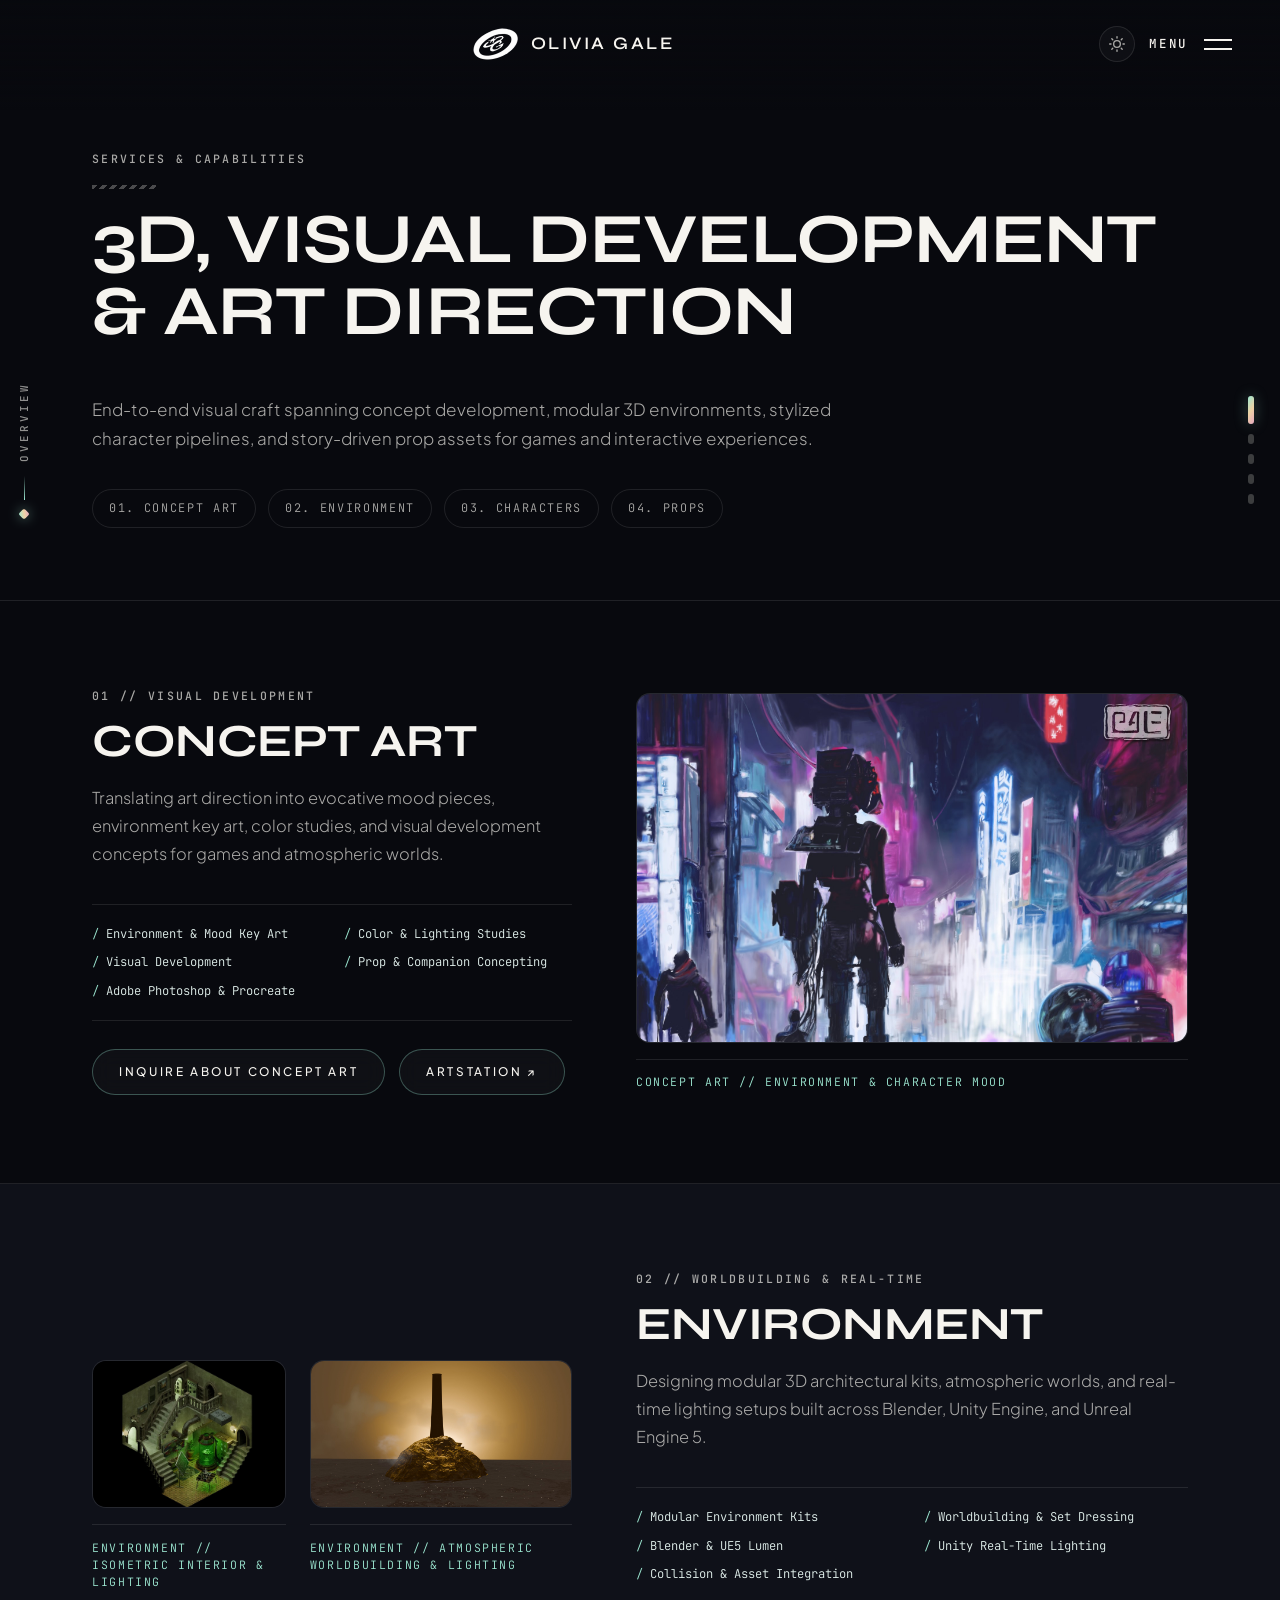
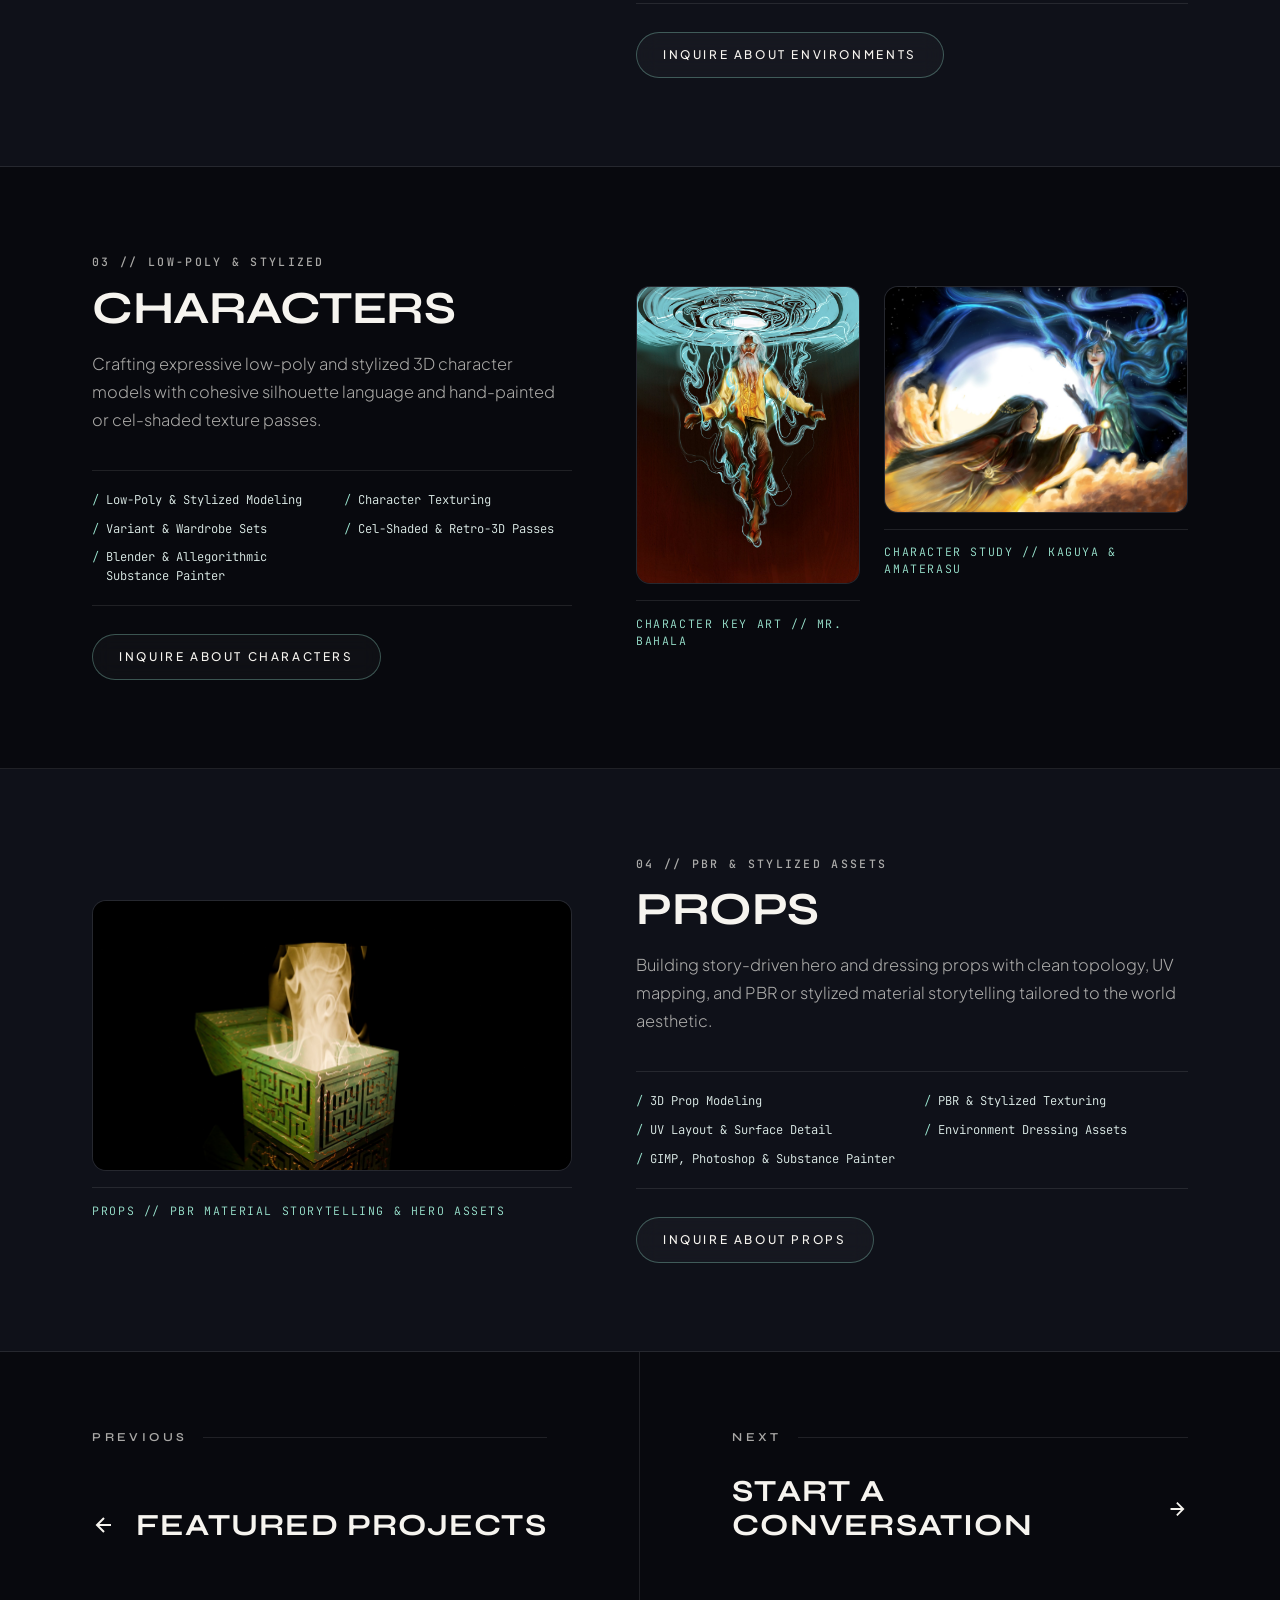
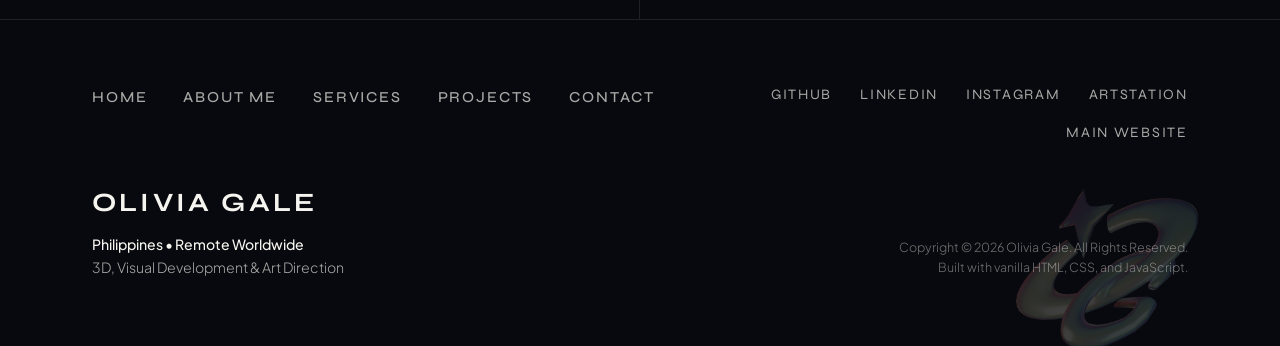
<file: services.html>
<!DOCTYPE html>
<html lang="en">
<head>
  <meta charset="UTF-8">
  <meta name="viewport" content="width=device-width, initial-scale=1.0, viewport-fit=cover">
  <meta name="description" content="Services &amp; Capabilities by Olivia Gale — Concept Art, Environment, Characters, and Props for games and real-time 3D worlds.">
  <title>Services &amp; Capabilities | Olivia Gale</title>
  <link rel="preconnect" href="https://fonts.googleapis.com">
  <link rel="preconnect" href="https://fonts.gstatic.com" crossorigin>
  <link href="https://fonts.googleapis.com/css2?family=JetBrains+Mono:wght@400;500;600&family=Plus+Jakarta+Sans:wght@300;400;500;600;700&family=Syne:wght@500;600;700;800&display=swap" rel="stylesheet">
  <link rel="stylesheet" href="css/style.css">
  <script>
    (function () {
      var saved = localStorage.getItem("portfolio-theme");
      if (saved === "light") {
        document.documentElement.setAttribute("data-theme", "light");
      }
    })();
  </script>
</head>
<body class="services-vertical-page">
  <div class="header-gradient" aria-hidden="true"></div>

  <!-- Left Vertical Page Decorator -->
  <div class="page-decorator blend-mode--difference" aria-hidden="true">
    <div class="scroll-icon-indicator">
      <div class="scroll-icon-mouse"></div>
      <div class="scroll-arrow-line"></div>
    </div>
    <div class="scroll-indicator-label" id="page-decorator-label">SERVICES // CAPABILITIES</div>
  </div>

  <!-- Right Vertical Scroll Marker Rail -->
  <nav class="scroll-marker-block blend-mode--difference" id="scroll-marker-block" aria-label="Section scroll markers"></nav>

  <!-- Fixed Minimal Top Navigation Bar -->
  <header class="nav-bar" role="banner">
    <div class="nav-bar-container">
      <div class="menu-fader" aria-hidden="true"></div>

      <a href="index.html" class="brand-link" aria-label="Olivia Gale Home">
        <span class="brand-mark">
          <img src="images/og-brand-mark.png" alt="OG logo" class="brand-mark-img brand-mark-dark" width="46" height="33">
          <img src="images/og-brand-mark-light.png" alt="OG logo" class="brand-mark-img brand-mark-light" width="46" height="33">
        </span>
        <span class="brand-wordmark">OLIVIA GALE</span>
      </a>

      <div class="nav-right-controls">
        <button id="theme-toggle" class="theme-toggle" type="button" aria-label="Toggle light or dark theme" title="Toggle theme">
          <svg class="icon-sun" xmlns="http://www.w3.org/2000/svg" width="16" height="16" viewBox="0 0 24 24" fill="none" stroke="currentColor" stroke-width="2" stroke-linecap="round" stroke-linejoin="round" aria-hidden="true">
            <circle cx="12" cy="12" r="5"></circle>
            <line x1="12" y1="1" x2="12" y2="3"></line>
            <line x1="12" y1="21" x2="12" y2="23"></line>
            <line x1="4.22" y1="4.22" x2="5.64" y2="5.64"></line>
            <line x1="18.36" y1="18.36" x2="19.78" y2="19.78"></line>
            <line x1="1" y1="12" x2="3" y2="12"></line>
            <line x1="21" y1="12" x2="23" y2="12"></line>
            <line x1="4.22" y1="19.78" x2="5.64" y2="18.36"></line>
            <line x1="18.36" y1="5.64" x2="19.78" y2="4.22"></line>
          </svg>
          <svg class="icon-moon" xmlns="http://www.w3.org/2000/svg" width="16" height="16" viewBox="0 0 24 24" fill="none" stroke="currentColor" stroke-width="2" stroke-linecap="round" stroke-linejoin="round" aria-hidden="true">
            <path d="M21 12.79A9 9 0 1 1 11.21 3 7 7 0 0 0 21 12.79z"></path>
          </svg>
        </button>

        <button id="menu-toggle" class="nav-menu-button" type="button" aria-expanded="false" aria-controls="nav-drawer" aria-label="Toggle navigation menu">
          <span class="preamble label-menu">MENU</span>
          <span class="menu-icon-bars" aria-hidden="true">
            <span class="menu-bar-line top"></span>
            <span class="menu-bar-line bottom"></span>
          </span>
        </button>
      </div>
    </div>
  </header>

  <!-- Right Slide-Out Navigation Drawer -->
  <div id="nav-drawer" class="nav-drawer" aria-hidden="true">
    <div class="drawer-backdrop" id="drawer-backdrop"></div>
    <nav class="menu-bar" aria-label="Primary Navigation">
      <div class="menu-bg-artwork" aria-hidden="true"></div>
      <div class="menu-container">
        <ul class="navigation-list">
          <li class="nav-list-item"><a href="index.html#hero" class="main-nav-link drawer-jump">Home</a></li>
          <li class="nav-list-item"><a href="index.html#projects" class="main-nav-link drawer-jump">Projects</a></li>
          <li class="nav-list-item has-subnav">
            <div class="nav-accordion-row">
              <a href="services.html" class="main-nav-link drawer-jump">Services</a>
              <button type="button" class="accordion-toggle" aria-expanded="true" aria-label="Toggle services submenu">
                <svg width="14" height="14" viewBox="0 0 24 24" fill="none" stroke="currentColor" stroke-width="2.5"><path d="M6 9l6 6 6-6"/></svg>
              </button>
            </div>
            <ul class="subnav-list open">
              <li><a href="#concept-art" class="sub-nav-item drawer-jump">Concept Art</a></li>
              <li><a href="#environment" class="sub-nav-item drawer-jump">Environment</a></li>
              <li><a href="#characters" class="sub-nav-item drawer-jump">Characters</a></li>
              <li><a href="#props" class="sub-nav-item drawer-jump">Props</a></li>
            </ul>
          </li>
          <li class="nav-list-item"><a href="about.html" class="main-nav-link drawer-jump">About Me</a></li>
          <li class="nav-list-item"><a href="index.html#contact" class="main-nav-item drawer-jump">Contact</a></li>
        </ul>

        <div class="nav-socmed">
          <div class="preamble nav-menu-socmed">Connect with me</div>
          <div class="socmed-group on-menu">
            <a href="https://github.com/owleaveyah" target="_blank" rel="noopener noreferrer" class="nav-socmed-link" aria-label="GitHub">GitHub</a>
            <a href="https://www.linkedin.com/in/olivia-gale-gerochi-4aab9029a/" target="_blank" rel="noopener noreferrer" class="nav-socmed-link" aria-label="LinkedIn">LinkedIn</a>
            <a href="https://www.instagram.com/livie.gale/" target="_blank" rel="noopener noreferrer" class="nav-socmed-link" aria-label="Instagram">Instagram</a>
            <a href="https://www.artstation.com/gnocchi_gerochi6" target="_blank" rel="noopener noreferrer" class="nav-socmed-link" aria-label="ArtStation">ArtStation</a>
            <a href="https://owleaveyah.github.io/worldMainPage-oliviaGale/" target="_blank" rel="noopener noreferrer" class="nav-socmed-link" aria-label="Main Website">Main Website</a>
          </div>
        </div>
      </div>
    </nav>
  </div>

  <main>
    <!-- =====================================================================
         SERVICES HERO / HEADER BAND
         ===================================================================== -->
    <section anchor-name="Overview" class="services-page-hero">
      <div class="case-shell">
        <div class="preamble decorated">SERVICES &amp; CAPABILITIES</div>
        <h1 class="base-heading case-title">3D, Visual Development &amp; Art Direction</h1>
        <p class="services-hero-lead">
          End-to-end visual craft spanning concept development, modular 3D environments, stylized character pipelines, and story-driven prop assets for games and interactive experiences.
        </p>

        <nav class="services-jump-row" aria-label="Jump to service">
          <a href="#concept-art" class="services-jump-link">01. Concept Art</a>
          <a href="#environment" class="services-jump-link">02. Environment</a>
          <a href="#characters" class="services-jump-link">03. Characters</a>
          <a href="#props" class="services-jump-link">04. Props</a>
        </nav>
      </div>
    </section>

    <!-- =====================================================================
         01 // CONCEPT ART
         ===================================================================== -->
    <section id="concept-art" anchor-name="01. Concept Art" class="service-band">
      <div class="case-shell">
        <div class="service-band-grid">
          <div class="service-band-body">
            <div class="preamble">01 // VISUAL DEVELOPMENT</div>
            <h2 class="base-heading service-band-title">Concept Art</h2>
            <p class="case-body-copy">
              Translating art direction into evocative mood pieces, environment key art, color studies, and visual development concepts for games and atmospheric worlds.
            </p>
            <ul class="service-band-list">
              <li>Environment &amp; Mood Key Art</li>
              <li>Color &amp; Lighting Studies</li>
              <li>Visual Development</li>
              <li>Prop &amp; Companion Concepting</li>
              <li>Adobe Photoshop &amp; Procreate</li>
            </ul>
            <div class="case-cta-row">
              <a href="index.html#contact" class="btn link-button">
                <span>Inquire About Concept Art</span>
              </a>
              <a href="https://www.artstation.com/gnocchi_gerochi6" target="_blank" rel="noopener noreferrer" class="btn link-button">
                <span>ArtStation &#x2197;</span>
              </a>
            </div>
          </div>

          <figure class="service-band-media">
            <div class="gallery-frame">
              <img src="images/service-concept-art.jpg" alt="Cyberpunk environment and character mood concept art by Olivia Gale" loading="lazy">
            </div>
            <figcaption class="gallery-caption">
              <span class="gallery-cap-index">CONCEPT ART // ENVIRONMENT &amp; CHARACTER MOOD</span>
            </figcaption>
          </figure>
        </div>
      </div>
    </section>

    <!-- =====================================================================
         02 // ENVIRONMENT
         ===================================================================== -->
    <section id="environment" anchor-name="02. Environment" class="service-band service-band-alt">
      <div class="case-shell">
        <div class="service-band-grid service-band-reverse">
          <div class="service-band-body">
            <div class="preamble">02 // WORLDBUILDING &amp; REAL-TIME</div>
            <h2 class="base-heading service-band-title">Environment</h2>
            <p class="case-body-copy">
              Designing modular 3D architectural kits, atmospheric worlds, and real-time lighting setups built across Blender, Unity Engine, and Unreal Engine 5.
            </p>
            <ul class="service-band-list">
              <li>Modular Environment Kits</li>
              <li>Worldbuilding &amp; Set Dressing</li>
              <li>Blender &amp; UE5 Lumen</li>
              <li>Unity Real-Time Lighting</li>
              <li>Collision &amp; Asset Integration</li>
            </ul>
            <div class="case-cta-row">
              <a href="index.html#contact" class="btn link-button">
                <span>Inquire About Environments</span>
              </a>
            </div>
          </div>

          <div class="service-band-media environment-pair-grid">
            <figure>
              <div class="gallery-frame">
                <img src="images/service-environment-2.jpg" alt="Isometric 3D interior laboratory environment with glowing green containment tank, stone staircases, and atmospheric lighting" loading="lazy">
              </div>
              <figcaption class="gallery-caption">
                <span class="gallery-cap-index">ENVIRONMENT // ISOMETRIC INTERIOR &amp; LIGHTING</span>
              </figcaption>
            </figure>

            <figure>
              <div class="gallery-frame">
                <img src="images/service-environment.jpg" alt="Atmospheric 3D environment render featuring a silhouetted tower on a rocky island at sunset" loading="lazy">
              </div>
              <figcaption class="gallery-caption">
                <span class="gallery-cap-index">ENVIRONMENT // ATMOSPHERIC WORLDBUILDING &amp; LIGHTING</span>
              </figcaption>
            </figure>
          </div>
        </div>
      </div>
    </section>

    <!-- =====================================================================
         03 // CHARACTERS
         ===================================================================== -->
    <section id="characters" anchor-name="03. Characters" class="service-band">
      <div class="case-shell">
        <div class="service-band-grid">
          <div class="service-band-body">
            <div class="preamble">03 // LOW-POLY &amp; STYLIZED</div>
            <h2 class="base-heading service-band-title">Characters</h2>
            <p class="case-body-copy">
              Crafting expressive low-poly and stylized 3D character models with cohesive silhouette language and hand-painted or cel-shaded texture passes.
            </p>
            <ul class="service-band-list">
              <li>Low-Poly &amp; Stylized Modeling</li>
              <li>Character Texturing</li>
              <li>Variant &amp; Wardrobe Sets</li>
              <li>Cel-Shaded &amp; Retro-3D Passes</li>
              <li>Blender &amp; Allegorithmic Substance Painter</li>
            </ul>
            <div class="case-cta-row">
              <a href="index.html#contact" class="btn link-button">
                <span>Inquire About Characters</span>
              </a>
            </div>
          </div>

          <div class="service-band-media characters-pair-grid">
            <figure>
              <div class="gallery-frame">
                <img src="images/service-characters-1.jpg" alt="Mr. Bahala character illustration suspended beneath glowing water ripples" loading="lazy">
              </div>
              <figcaption class="gallery-caption">
                <span class="gallery-cap-index">CHARACTER KEY ART // MR. BAHALA</span>
              </figcaption>
            </figure>

            <figure>
              <div class="gallery-frame">
                <img src="images/service-characters-2.jpg" alt="Kaguya &amp; Amaterasu celestial character illustration against a full moon" loading="lazy">
              </div>
              <figcaption class="gallery-caption">
                <span class="gallery-cap-index">CHARACTER STUDY // KAGUYA &amp; AMATERASU</span>
              </figcaption>
            </figure>
          </div>
        </div>
      </div>
    </section>

    <!-- =====================================================================
         04 // PROPS
         ===================================================================== -->
    <section id="props" anchor-name="04. Props" class="service-band service-band-alt">
      <div class="case-shell">
        <div class="service-band-grid service-band-reverse">
          <div class="service-band-body">
            <div class="preamble">04 // PBR &amp; STYLIZED ASSETS</div>
            <h2 class="base-heading service-band-title">Props</h2>
            <p class="case-body-copy">
              Building story-driven hero and dressing props with clean topology, UV mapping, and PBR or stylized material storytelling tailored to the world aesthetic.
            </p>
            <ul class="service-band-list">
              <li>3D Prop Modeling</li>
              <li>PBR &amp; Stylized Texturing</li>
              <li>UV Layout &amp; Surface Detail</li>
              <li>Environment Dressing Assets</li>
              <li>GIMP, Photoshop &amp; Substance Painter</li>
            </ul>
            <div class="case-cta-row">
              <a href="index.html#contact" class="btn link-button">
                <span>Inquire About Props</span>
              </a>
            </div>
          </div>

          <figure class="service-band-media">
            <div class="gallery-frame">
              <img src="images/service-props.jpg" alt="3D carved jade and gold kintsugi hero prop chest with glowing spirit wisps" loading="lazy">
            </div>
            <figcaption class="gallery-caption">
              <span class="gallery-cap-index">PROPS // PBR MATERIAL STORYTELLING &amp; HERO ASSETS</span>
            </figcaption>
          </figure>
        </div>
      </div>
    </section>

    <!-- =====================================================================
         SIGNATURE PAGE FLOW SECTION
         ===================================================================== -->
    <section class="page-flow--section" aria-label="Continue navigation">
      <a href="index.html#projects" class="page-flow--element page-flow-prev">
        <div class="page-flow--label-container">
          <div class="page-flow--label">PREVIOUS</div>
          <div class="page-flow--next-line"></div>
        </div>
        <div class="page-flow-title-row">
          <svg class="page-flow--arrow arrow-left" width="24" height="24" viewBox="0 0 24 24" fill="none" stroke="currentColor" stroke-width="2"><path d="M19 12H5M12 19l-7-7 7-7"/></svg>
          <span class="page-flow--title">Featured Projects</span>
        </div>
      </a>

      <a href="index.html#contact" class="page-flow--element page-flow-next">
        <div class="page-flow--label-container">
          <div class="page-flow--label">NEXT</div>
          <div class="page-flow--next-line"></div>
        </div>
        <div class="page-flow-title-row">
          <span class="page-flow--title">Start a Conversation</span>
          <svg class="page-flow--arrow" width="24" height="24" viewBox="0 0 24 24" fill="none" stroke="currentColor" stroke-width="2"><path d="M5 12h14M12 5l7 7-7 7"/></svg>
        </div>
      </a>
    </section>
  </main>

  <footer class="footer">
    <div class="footer-container">
      <div class="base-grid new-footer-links">
        <div class="footer--link-section">
          <ul class="footer--link-group">
            <li class="footer--link-item"><a href="index.html#hero" class="footer--link">Home</a></li>
            <li class="footer--link-item"><a href="about.html" class="footer--link">About Me</a></li>
            <li class="footer--link-item"><a href="services.html" class="footer--link">Services</a></li>
            <li class="footer--link-item"><a href="index.html#projects" class="footer--link">Projects</a></li>
            <li class="footer--link-item"><a href="index.html#contact" class="footer--link">Contact</a></li>
          </ul>
        </div>

        <div class="footer--socmed-group">
          <a href="https://github.com/owleaveyah" target="_blank" rel="noopener noreferrer" class="footer--socmed-link">GitHub</a>
          <a href="https://www.linkedin.com/in/olivia-gale-gerochi-4aab9029a/" target="_blank" rel="noopener noreferrer" class="footer--socmed-link">LinkedIn</a>
          <a href="https://www.instagram.com/livie.gale/" target="_blank" rel="noopener noreferrer" class="footer--socmed-link">Instagram</a>
          <a href="https://www.artstation.com/gnocchi_gerochi6" target="_blank" rel="noopener noreferrer" class="footer--socmed-link">ArtStation</a>
          <a href="https://owleaveyah.github.io/worldMainPage-oliviaGale/" target="_blank" rel="noopener noreferrer" class="footer--socmed-link">Main Website</a>
        </div>

        <div class="footer-bottom-details">
          <span class="footer-logo-wordmark">OLIVIA GALE</span>
          <p class="footer-paragraph">
            <strong class="address-bold">Philippines &bull; Remote Worldwide</strong><br>
            3D, Visual Development &amp; Art Direction
          </p>
        </div>

        <div class="copywrite-text">
          Copyright &copy; <span id="current-year"></span> Olivia Gale. All Rights Reserved.<br>
          Built with vanilla HTML, CSS, and JavaScript.
        </div>
      </div>
    </div>
  </footer>

  <script src="js/main.js"></script>
</body>
</html>
</file>
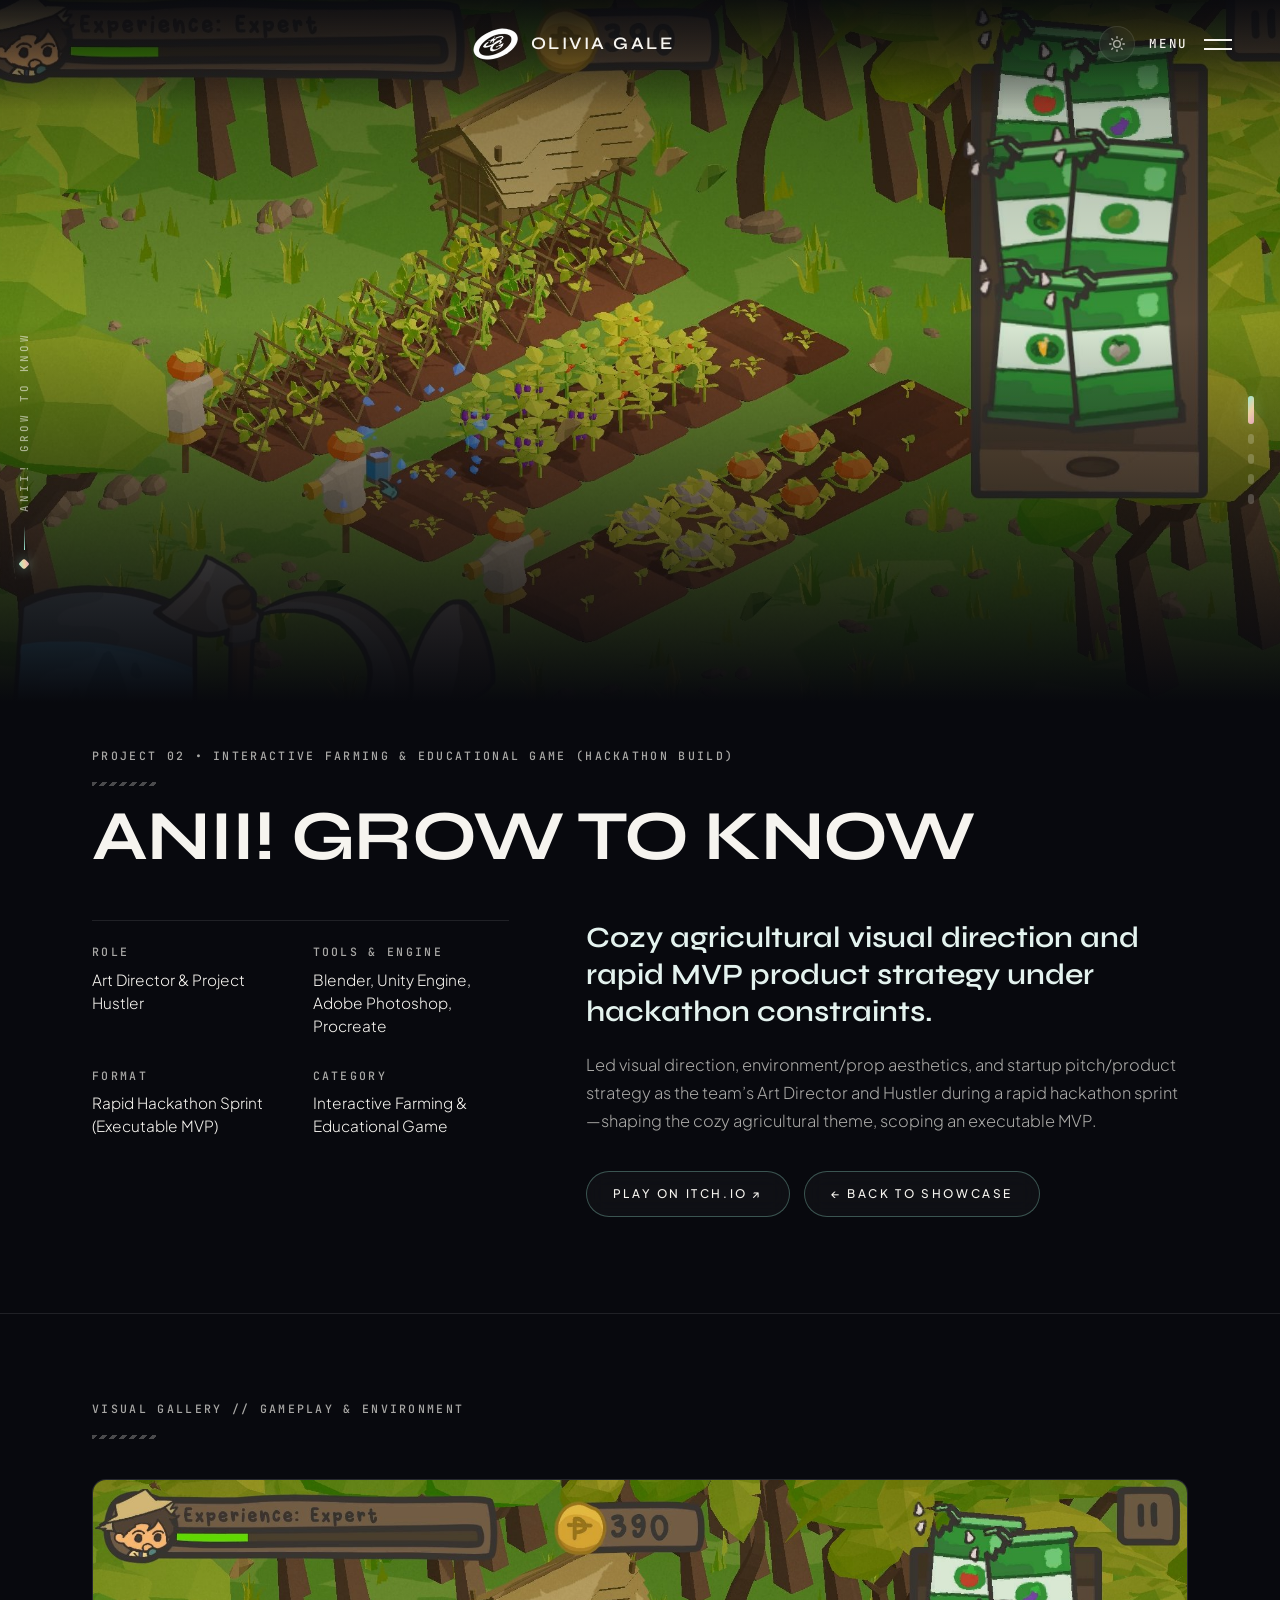
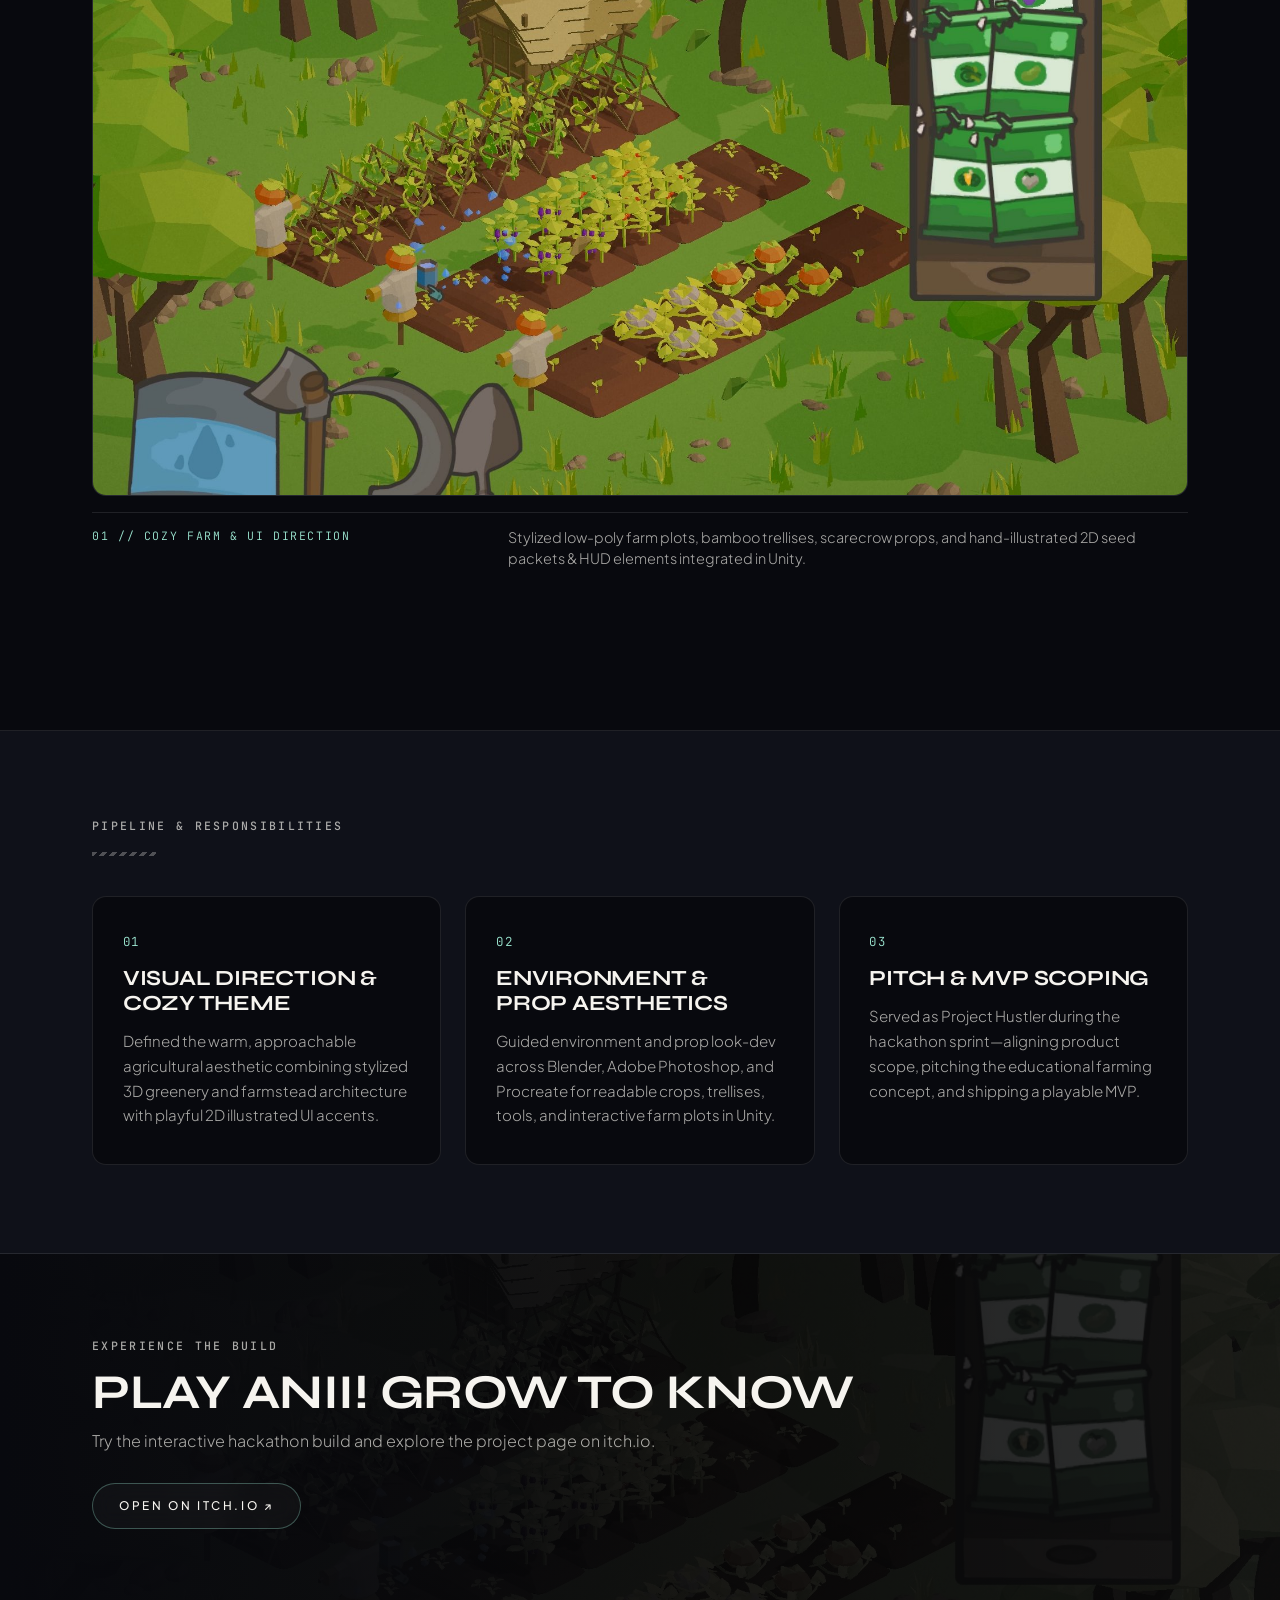
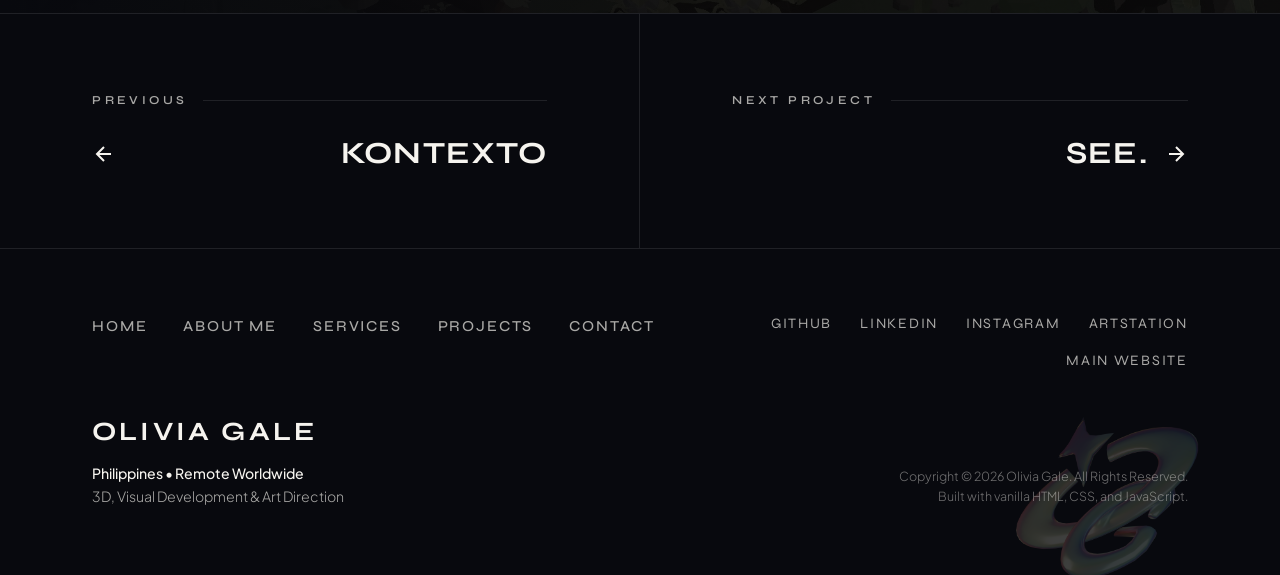
<file: projects/anii-grow-to-know.html>
<!DOCTYPE html>
<html lang="en">
<head>
  <meta charset="UTF-8">
  <meta name="viewport" content="width=device-width, initial-scale=1.0, viewport-fit=cover">
  <meta name="description" content="Anii! Grow To Know — Interactive Farming &amp; Educational Game (Hackathon Build). Art Direction &amp; Project Hustler by Olivia Gale using Blender, Unity Engine, Adobe Photoshop, and Procreate.">
  <title>Anii! Grow To Know | Case Study — Olivia Gale</title>
  <link rel="preconnect" href="https://fonts.googleapis.com">
  <link rel="preconnect" href="https://fonts.gstatic.com" crossorigin>
  <link href="https://fonts.googleapis.com/css2?family=JetBrains+Mono:wght@400;500;600&family=Plus+Jakarta+Sans:wght@300;400;500;600;700&family=Syne:wght@500;600;700;800&display=swap" rel="stylesheet">
  <link rel="stylesheet" href="../css/style.css">
  <script>
    (function () {
      var saved = localStorage.getItem("portfolio-theme");
      if (saved === "light") {
        document.documentElement.setAttribute("data-theme", "light");
      }
    })();
  </script>
</head>
<body class="case-study-page">
  <div class="header-gradient" aria-hidden="true"></div>

  <!-- Left Vertical Page Decorator -->
  <div class="page-decorator blend-mode--difference" aria-hidden="true">
    <div class="scroll-icon-indicator">
      <div class="scroll-icon-mouse"></div>
      <div class="scroll-arrow-line"></div>
    </div>
    <div class="scroll-indicator-label" id="page-decorator-label">ANII! GROW TO KNOW // CASE STUDY</div>
  </div>

  <!-- Right Vertical Scroll Marker Rail -->
  <nav class="scroll-marker-block blend-mode--difference" id="scroll-marker-block" aria-label="Section scroll markers"></nav>

  <!-- Fixed Minimal Top Navigation Bar -->
  <header class="nav-bar" role="banner">
    <div class="nav-bar-container">
      <div class="menu-fader" aria-hidden="true"></div>

      <a href="../index.html" class="brand-link" aria-label="Olivia Gale Home">
        <span class="brand-mark">
          <img src="../images/og-brand-mark.png" alt="OG logo" class="brand-mark-img brand-mark-dark" width="46" height="33">
          <img src="../images/og-brand-mark-light.png" alt="OG logo" class="brand-mark-img brand-mark-light" width="46" height="33">
        </span>
        <span class="brand-wordmark">OLIVIA GALE</span>
      </a>

      <div class="nav-right-controls">
        <button id="theme-toggle" class="theme-toggle" type="button" aria-label="Toggle light or dark theme" title="Toggle theme">
          <svg class="icon-sun" xmlns="http://www.w3.org/2000/svg" width="16" height="16" viewBox="0 0 24 24" fill="none" stroke="currentColor" stroke-width="2" stroke-linecap="round" stroke-linejoin="round" aria-hidden="true">
            <circle cx="12" cy="12" r="5"></circle>
            <line x1="12" y1="1" x2="12" y2="3"></line>
            <line x1="12" y1="21" x2="12" y2="23"></line>
            <line x1="4.22" y1="4.22" x2="5.64" y2="5.64"></line>
            <line x1="18.36" y1="18.36" x2="19.78" y2="19.78"></line>
            <line x1="1" y1="12" x2="3" y2="12"></line>
            <line x1="21" y1="12" x2="23" y2="12"></line>
            <line x1="4.22" y1="19.78" x2="5.64" y2="18.36"></line>
            <line x1="18.36" y1="5.64" x2="19.78" y2="4.22"></line>
          </svg>
          <svg class="icon-moon" xmlns="http://www.w3.org/2000/svg" width="16" height="16" viewBox="0 0 24 24" fill="none" stroke="currentColor" stroke-width="2" stroke-linecap="round" stroke-linejoin="round" aria-hidden="true">
            <path d="M21 12.79A9 9 0 1 1 11.21 3 7 7 0 0 0 21 12.79z"></path>
          </svg>
        </button>

        <button id="menu-toggle" class="nav-menu-button" type="button" aria-expanded="false" aria-controls="nav-drawer" aria-label="Toggle navigation menu">
          <span class="preamble label-menu">MENU</span>
          <span class="menu-icon-bars" aria-hidden="true">
            <span class="menu-bar-line top"></span>
            <span class="menu-bar-line bottom"></span>
          </span>
        </button>
      </div>
    </div>
  </header>

  <!-- Right Slide-Out Navigation Drawer -->
  <div id="nav-drawer" class="nav-drawer" aria-hidden="true">
    <div class="drawer-backdrop" id="drawer-backdrop"></div>
    <nav class="menu-bar" aria-label="Primary Navigation">
      <div class="menu-bg-artwork" aria-hidden="true"></div>
      <div class="menu-container">
        <ul class="navigation-list">
          <li class="nav-list-item"><a href="../index.html#hero" class="main-nav-link drawer-jump">Home</a></li>
          <li class="nav-list-item"><a href="../index.html#projects" class="main-nav-link drawer-jump">Projects</a></li>
          <li class="nav-list-item"><a href="../index.html#services" class="main-nav-link drawer-jump">Services</a></li>
          <li class="nav-list-item"><a href="../about.html" class="main-nav-link drawer-jump">About Me</a></li>
          <li class="nav-list-item"><a href="../index.html#contact" class="main-nav-link drawer-jump">Contact</a></li>
        </ul>

        <div class="nav-socmed">
          <div class="preamble nav-menu-socmed">Connect with me</div>
          <div class="socmed-group on-menu">
            <a href="https://github.com/owleaveyah" target="_blank" rel="noopener noreferrer" class="nav-socmed-link" aria-label="GitHub">GitHub</a>
            <a href="https://www.linkedin.com/in/olivia-gale-gerochi-4aab9029a/" target="_blank" rel="noopener noreferrer" class="nav-socmed-link" aria-label="LinkedIn">LinkedIn</a>
            <a href="https://www.instagram.com/livie.gale/" target="_blank" rel="noopener noreferrer" class="nav-socmed-link" aria-label="Instagram">Instagram</a>
            <a href="https://www.artstation.com/gnocchi_gerochi6" target="_blank" rel="noopener noreferrer" class="nav-socmed-link" aria-label="ArtStation">ArtStation</a>
            <a href="https://owleaveyah.github.io/worldMainPage-oliviaGale/" target="_blank" rel="noopener noreferrer" class="nav-socmed-link" aria-label="Main Website">Main Website</a>
          </div>
        </div>
      </div>
    </nav>
  </div>

  <main>
    <!-- =====================================================================
         CASE STUDY HERO FOLD
         ===================================================================== -->
    <section anchor-name="Anii! Grow To Know" class="project--panel showcase-hero">
      <img src="../images/anii-showcase.jpg" alt="Anii! Grow To Know stylized cozy farming game environment in Unity" class="project-hero-img">
      <div class="project-hero-fader" aria-hidden="true"></div>
    </section>

    <!-- =====================================================================
         PROJECT OVERVIEW & SPECS GRID
         ===================================================================== -->
    <section anchor-name="Overview" class="case-overview">
      <div class="case-shell">
        <div class="preamble decorated">PROJECT 02 &bull; INTERACTIVE FARMING &amp; EDUCATIONAL GAME (HACKATHON BUILD)</div>
        <h1 class="base-heading case-title">Anii! Grow To Know</h1>

        <div class="showcase-details">
          <div class="showcase-detail-group">
            <div class="showcase-detail-block">
              <div class="preamble">Role</div>
              <p class="showcase-detail-val">Art Director &amp; Project Hustler</p>
            </div>
            <div class="showcase-detail-block">
              <div class="preamble">Tools &amp; Engine</div>
              <p class="showcase-detail-val">Blender, Unity Engine, Adobe Photoshop, Procreate</p>
            </div>
            <div class="showcase-detail-block">
              <div class="preamble">Format</div>
              <p class="showcase-detail-val">Rapid Hackathon Sprint (Executable MVP)</p>
            </div>
            <div class="showcase-detail-block">
              <div class="preamble">Category</div>
              <p class="showcase-detail-val">Interactive Farming &amp; Educational Game</p>
            </div>
          </div>

          <div class="showcase-intro-block">
            <h2 class="case-lead-heading">
              Cozy agricultural visual direction and rapid MVP product strategy under hackathon constraints.
            </h2>
            <p class="case-body-copy">
              Led visual direction, environment/prop aesthetics, and startup pitch/product strategy as the team&rsquo;s Art Director and Hustler during a rapid hackathon sprint&mdash;shaping the cozy agricultural theme, scoping an executable MVP.
            </p>
            <div class="case-cta-row">
              <a href="https://kirubiisfyne.itch.io/anii-grow-to-know" target="_blank" rel="noopener noreferrer" class="btn link-button">
                <span>Play on itch.io &#x2197;</span>
              </a>
              <a href="../index.html#projects" class="btn link-button">
                <span>&larr; Back to Showcase</span>
              </a>
            </div>
          </div>
        </div>
      </div>
    </section>

    <!-- =====================================================================
         VISUAL GALLERY
         ===================================================================== -->
    <section anchor-name="Visual Gallery" class="case-gallery">
      <div class="case-shell">
        <div class="preamble decorated">VISUAL GALLERY // GAMEPLAY &amp; ENVIRONMENT</div>

        <figure class="gallery-feature-wide">
          <div class="gallery-frame">
            <img src="../images/anii-showcase.jpg" alt="Anii! Grow To Know gameplay view showing crop plots, stilt hut, scarecrows, and illustrated UI" loading="lazy">
          </div>
          <figcaption class="gallery-caption">
            <span class="gallery-cap-index">01 // COZY FARM &amp; UI DIRECTION</span>
            <span class="gallery-cap-text">Stylized low-poly farm plots, bamboo trellises, scarecrow props, and hand-illustrated 2D seed packets &amp; HUD elements integrated in Unity.</span>
          </figcaption>
        </figure>
      </div>
    </section>

    <!-- =====================================================================
         PIPELINE & CRAFT BREAKDOWN
         ===================================================================== -->
    <section anchor-name="Pipeline &amp; Craft" class="case-pipeline">
      <div class="case-shell">
        <div class="preamble decorated">PIPELINE &amp; RESPONSIBILITIES</div>
        <div class="pipeline-grid">
          <article class="pipeline-card">
            <span class="pipeline-index">01</span>
            <h3 class="base-heading pipeline-title">Visual Direction &amp; Cozy Theme</h3>
            <p class="pipeline-desc">
              Defined the warm, approachable agricultural aesthetic combining stylized 3D greenery and farmstead architecture with playful 2D illustrated UI accents.
            </p>
          </article>

          <article class="pipeline-card">
            <span class="pipeline-index">02</span>
            <h3 class="base-heading pipeline-title">Environment &amp; Prop Aesthetics</h3>
            <p class="pipeline-desc">
              Guided environment and prop look-dev across Blender, Adobe Photoshop, and Procreate for readable crops, trellises, tools, and interactive farm plots in Unity.
            </p>
          </article>

          <article class="pipeline-card">
            <span class="pipeline-index">03</span>
            <h3 class="base-heading pipeline-title">Pitch &amp; MVP Scoping</h3>
            <p class="pipeline-desc">
              Served as Project Hustler during the hackathon sprint&mdash;aligning product scope, pitching the educational farming concept, and shipping a playable MVP.
            </p>
          </article>
        </div>
      </div>
    </section>

    <!-- =====================================================================
         SHOWCASE FOOTER BANNER
         ===================================================================== -->
    <section anchor-name="Play Game" class="showcase-footer-banner">
      <img src="../images/anii-showcase.jpg" alt="" class="showcase-footer-bg" aria-hidden="true">
      <div class="showcase-footer-scrim" aria-hidden="true"></div>
      <div class="case-shell showcase-footer-inner">
        <div class="preamble">EXPERIENCE THE BUILD</div>
        <h2 class="base-heading showcase-footer-heading">Play Anii! Grow To Know</h2>
        <p class="showcase-footer-copy">
          Try the interactive hackathon build and explore the project page on itch.io.
        </p>
        <a href="https://kirubiisfyne.itch.io/anii-grow-to-know" target="_blank" rel="noopener noreferrer" class="btn link-button">
          <span>Open on itch.io &#x2197;</span>
        </a>
      </div>
    </section>

    <!-- =====================================================================
         SIGNATURE PAGE FLOW SECTION
         ===================================================================== -->
    <section class="page-flow--section" aria-label="Continue navigation">
      <a href="kontexto.html" class="page-flow--element page-flow-prev">
        <div class="page-flow--label-container">
          <div class="page-flow--label">PREVIOUS</div>
          <div class="page-flow--next-line"></div>
        </div>
        <div class="page-flow-title-row">
          <svg class="page-flow--arrow arrow-left" width="24" height="24" viewBox="0 0 24 24" fill="none" stroke="currentColor" stroke-width="2"><path d="M19 12H5M12 19l-7-7 7-7"/></svg>
          <span class="page-flow--title">KonTEXTO</span>
        </div>
      </a>

      <a href="see.html" class="page-flow--element page-flow-next">
        <div class="page-flow--label-container">
          <div class="page-flow--label">NEXT PROJECT</div>
          <div class="page-flow--next-line"></div>
        </div>
        <div class="page-flow-title-row">
          <span class="page-flow--title">See.</span>
          <svg class="page-flow--arrow" width="24" height="24" viewBox="0 0 24 24" fill="none" stroke="currentColor" stroke-width="2"><path d="M5 12h14M12 5l7 7-7 7"/></svg>
        </div>
      </a>
    </section>
  </main>

  <footer class="footer">
    <div class="footer-container">
      <div class="base-grid new-footer-links">
        <div class="footer--link-section">
          <ul class="footer--link-group">
            <li class="footer--link-item"><a href="../index.html#hero" class="footer--link">Home</a></li>
            <li class="footer--link-item"><a href="../about.html" class="footer--link">About Me</a></li>
            <li class="footer--link-item"><a href="../index.html#services" class="footer--link">Services</a></li>
            <li class="footer--link-item"><a href="../index.html#projects" class="footer--link">Projects</a></li>
            <li class="footer--link-item"><a href="../index.html#contact" class="footer--link">Contact</a></li>
          </ul>
        </div>

        <div class="footer--socmed-group">
          <a href="https://github.com/owleaveyah" target="_blank" rel="noopener noreferrer" class="footer--socmed-link">GitHub</a>
          <a href="https://www.linkedin.com/in/olivia-gale-gerochi-4aab9029a/" target="_blank" rel="noopener noreferrer" class="footer--socmed-link">LinkedIn</a>
          <a href="https://www.instagram.com/livie.gale/" target="_blank" rel="noopener noreferrer" class="footer--socmed-link">Instagram</a>
          <a href="https://www.artstation.com/gnocchi_gerochi6" target="_blank" rel="noopener noreferrer" class="footer--socmed-link">ArtStation</a>
          <a href="https://owleaveyah.github.io/worldMainPage-oliviaGale/" target="_blank" rel="noopener noreferrer" class="footer--socmed-link">Main Website</a>
        </div>

        <div class="footer-bottom-details">
          <span class="footer-logo-wordmark">OLIVIA GALE</span>
          <p class="footer-paragraph">
            <strong class="address-bold">Philippines &bull; Remote Worldwide</strong><br>
            3D, Visual Development &amp; Art Direction
          </p>
        </div>

        <div class="copywrite-text">
          Copyright &copy; <span id="current-year"></span> Olivia Gale. All Rights Reserved.<br>
          Built with vanilla HTML, CSS, and JavaScript.
        </div>
      </div>
    </div>
  </footer>

  <script src="../js/main.js"></script>
</body>
</html>
</file>
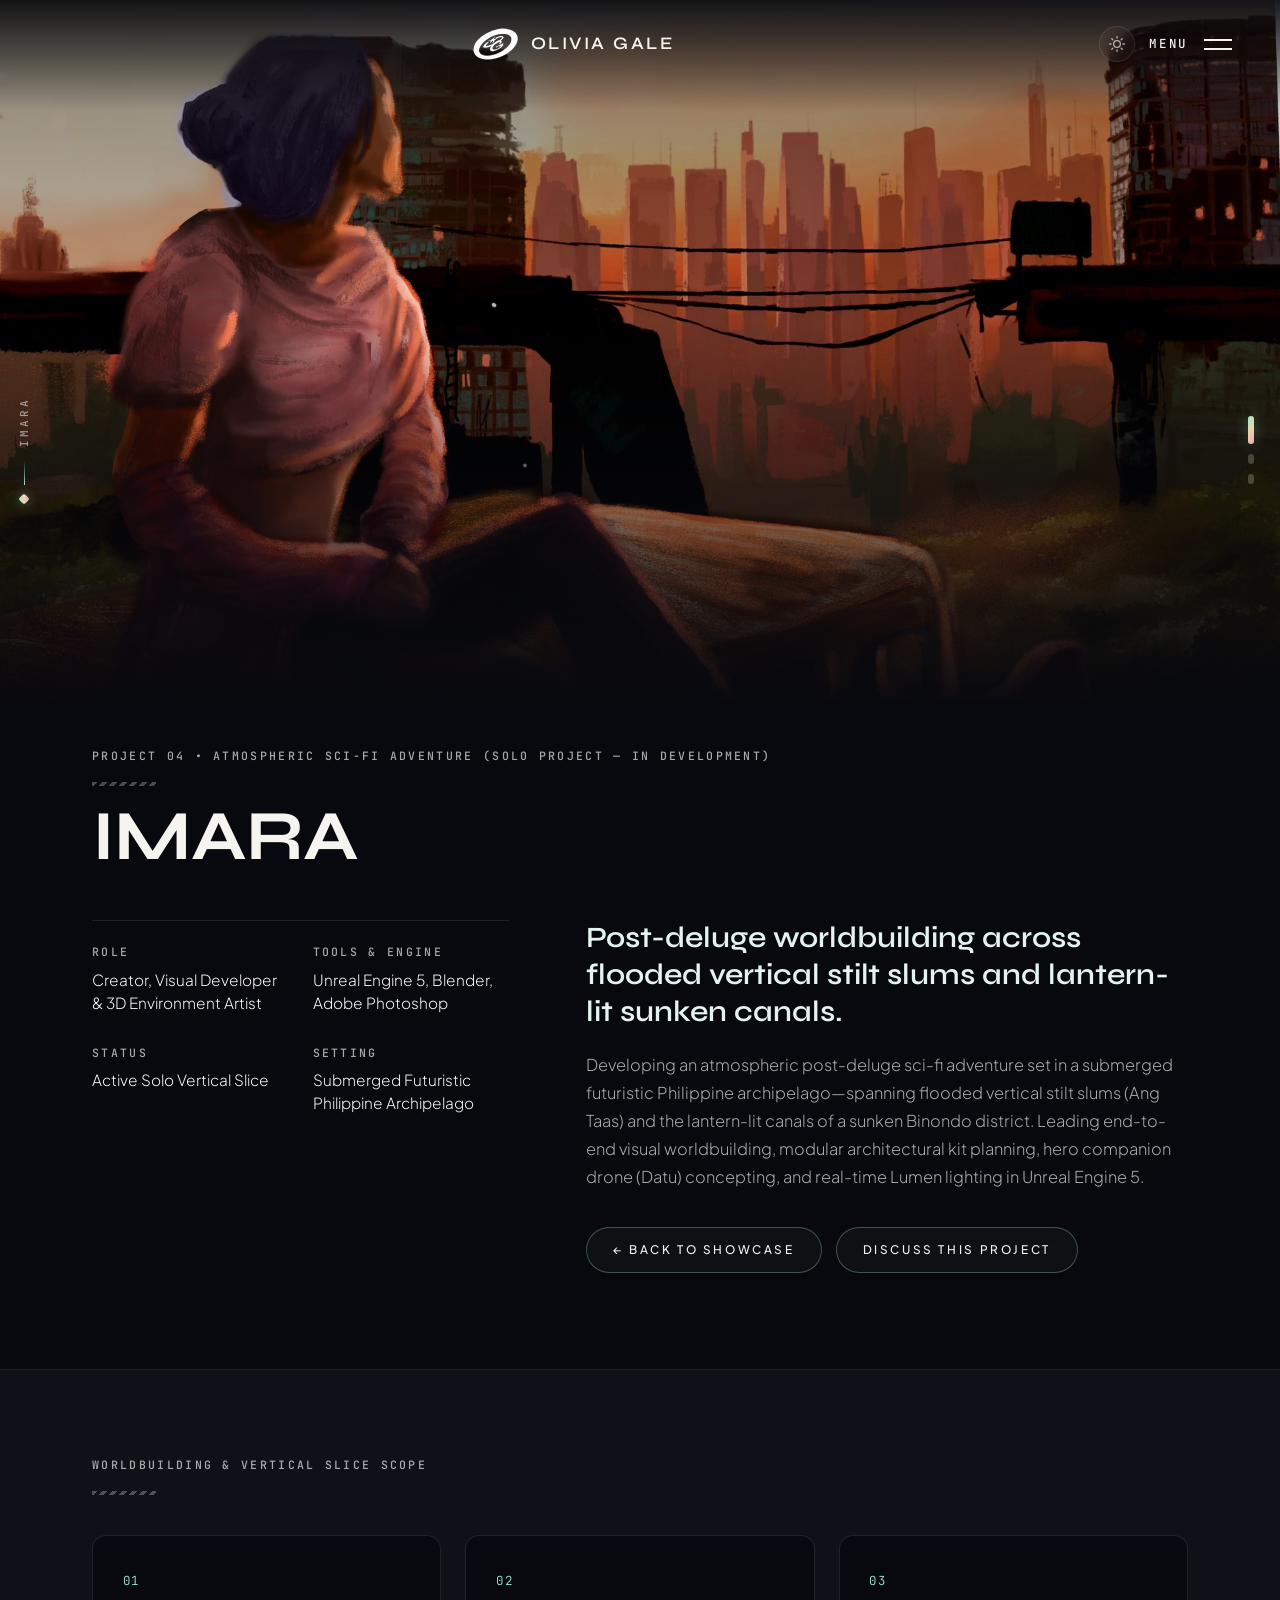
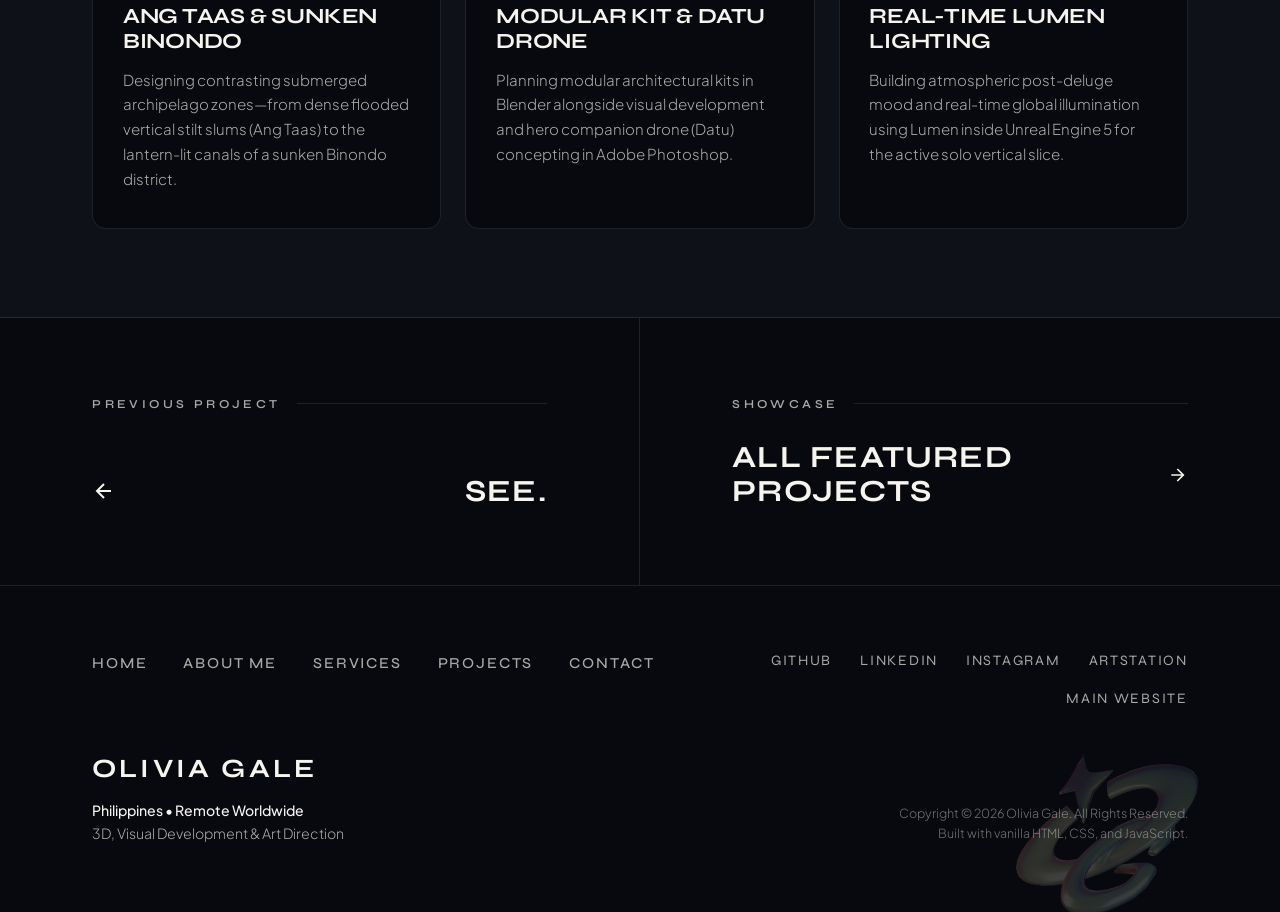
<file: projects/imara.html>
<!DOCTYPE html>
<html lang="en">
<head>
  <meta charset="UTF-8">
  <meta name="viewport" content="width=device-width, initial-scale=1.0, viewport-fit=cover">
  <meta name="description" content="IMARA — Atmospheric Sci-Fi Adventure (Solo Project — In Development). Creator, Visual Developer &amp; 3D Environment Artist Olivia Gale using Unreal Engine 5, Blender, and Adobe Photoshop.">
  <title>IMARA | Case Study — Olivia Gale</title>
  <link rel="preconnect" href="https://fonts.googleapis.com">
  <link rel="preconnect" href="https://fonts.gstatic.com" crossorigin>
  <link href="https://fonts.googleapis.com/css2?family=JetBrains+Mono:wght@400;500;600&family=Plus+Jakarta+Sans:wght@300;400;500;600;700&family=Syne:wght@500;600;700;800&display=swap" rel="stylesheet">
  <link rel="stylesheet" href="../css/style.css">
  <script>
    (function () {
      var saved = localStorage.getItem("portfolio-theme");
      if (saved === "light") {
        document.documentElement.setAttribute("data-theme", "light");
      }
    })();
  </script>
</head>
<body class="case-study-page">
  <div class="header-gradient" aria-hidden="true"></div>

  <!-- Left Vertical Page Decorator -->
  <div class="page-decorator blend-mode--difference" aria-hidden="true">
    <div class="scroll-icon-indicator">
      <div class="scroll-icon-mouse"></div>
      <div class="scroll-arrow-line"></div>
    </div>
    <div class="scroll-indicator-label" id="page-decorator-label">IMARA // CASE STUDY</div>
  </div>

  <!-- Right Vertical Scroll Marker Rail -->
  <nav class="scroll-marker-block blend-mode--difference" id="scroll-marker-block" aria-label="Section scroll markers"></nav>

  <!-- Fixed Minimal Top Navigation Bar -->
  <header class="nav-bar" role="banner">
    <div class="nav-bar-container">
      <div class="menu-fader" aria-hidden="true"></div>

      <a href="../index.html" class="brand-link" aria-label="Olivia Gale Home">
        <span class="brand-mark">
          <img src="../images/og-brand-mark.png" alt="OG logo" class="brand-mark-img brand-mark-dark" width="46" height="33">
          <img src="../images/og-brand-mark-light.png" alt="OG logo" class="brand-mark-img brand-mark-light" width="46" height="33">
        </span>
        <span class="brand-wordmark">OLIVIA GALE</span>
      </a>

      <div class="nav-right-controls">
        <button id="theme-toggle" class="theme-toggle" type="button" aria-label="Toggle light or dark theme" title="Toggle theme">
          <svg class="icon-sun" xmlns="http://www.w3.org/2000/svg" width="16" height="16" viewBox="0 0 24 24" fill="none" stroke="currentColor" stroke-width="2" stroke-linecap="round" stroke-linejoin="round" aria-hidden="true">
            <circle cx="12" cy="12" r="5"></circle>
            <line x1="12" y1="1" x2="12" y2="3"></line>
            <line x1="12" y1="21" x2="12" y2="23"></line>
            <line x1="4.22" y1="4.22" x2="5.64" y2="5.64"></line>
            <line x1="18.36" y1="18.36" x2="19.78" y2="19.78"></line>
            <line x1="1" y1="12" x2="3" y2="12"></line>
            <line x1="21" y1="12" x2="23" y2="12"></line>
            <line x1="4.22" y1="19.78" x2="5.64" y2="18.36"></line>
            <line x1="18.36" y1="5.64" x2="19.78" y2="4.22"></line>
          </svg>
          <svg class="icon-moon" xmlns="http://www.w3.org/2000/svg" width="16" height="16" viewBox="0 0 24 24" fill="none" stroke="currentColor" stroke-width="2" stroke-linecap="round" stroke-linejoin="round" aria-hidden="true">
            <path d="M21 12.79A9 9 0 1 1 11.21 3 7 7 0 0 0 21 12.79z"></path>
          </svg>
        </button>

        <button id="menu-toggle" class="nav-menu-button" type="button" aria-expanded="false" aria-controls="nav-drawer" aria-label="Toggle navigation menu">
          <span class="preamble label-menu">MENU</span>
          <span class="menu-icon-bars" aria-hidden="true">
            <span class="menu-bar-line top"></span>
            <span class="menu-bar-line bottom"></span>
          </span>
        </button>
      </div>
    </div>
  </header>

  <!-- Right Slide-Out Navigation Drawer -->
  <div id="nav-drawer" class="nav-drawer" aria-hidden="true">
    <div class="drawer-backdrop" id="drawer-backdrop"></div>
    <nav class="menu-bar" aria-label="Primary Navigation">
      <div class="menu-bg-artwork" aria-hidden="true"></div>
      <div class="menu-container">
        <ul class="navigation-list">
          <li class="nav-list-item"><a href="../index.html#hero" class="main-nav-link drawer-jump">Home</a></li>
          <li class="nav-list-item"><a href="../index.html#projects" class="main-nav-link drawer-jump">Projects</a></li>
          <li class="nav-list-item"><a href="../index.html#services" class="main-nav-link drawer-jump">Services</a></li>
          <li class="nav-list-item"><a href="../about.html" class="main-nav-link drawer-jump">About Me</a></li>
          <li class="nav-list-item"><a href="../index.html#contact" class="main-nav-link drawer-jump">Contact</a></li>
        </ul>

        <div class="nav-socmed">
          <div class="preamble nav-menu-socmed">Connect with me</div>
          <div class="socmed-group on-menu">
            <a href="https://github.com/owleaveyah" target="_blank" rel="noopener noreferrer" class="nav-socmed-link" aria-label="GitHub">GitHub</a>
            <a href="https://www.linkedin.com/in/olivia-gale-gerochi-4aab9029a/" target="_blank" rel="noopener noreferrer" class="nav-socmed-link" aria-label="LinkedIn">LinkedIn</a>
            <a href="https://www.instagram.com/livie.gale/" target="_blank" rel="noopener noreferrer" class="nav-socmed-link" aria-label="Instagram">Instagram</a>
            <a href="https://www.artstation.com/gnocchi_gerochi6" target="_blank" rel="noopener noreferrer" class="nav-socmed-link" aria-label="ArtStation">ArtStation</a>
            <a href="https://owleaveyah.github.io/worldMainPage-oliviaGale/" target="_blank" rel="noopener noreferrer" class="nav-socmed-link" aria-label="Main Website">Main Website</a>
          </div>
        </div>
      </div>
    </nav>
  </div>

  <main>
    <!-- =====================================================================
         CASE STUDY HERO FOLD (IMARA Key Concept Art)
         ===================================================================== -->
    <section anchor-name="IMARA" class="project--panel showcase-hero">
      <img src="../images/imara-showcase.jpg" alt="IMARA atmospheric concept art overlooking a flooded post-deluge skyline" class="project-hero-img imara-hero-img">
      <div class="project-hero-fader" aria-hidden="true"></div>
    </section>

    <!-- =====================================================================
         PROJECT OVERVIEW & SPECS GRID
         ===================================================================== -->
    <section anchor-name="Overview" class="case-overview">
      <div class="case-shell">
        <div class="preamble decorated">PROJECT 04 &bull; ATMOSPHERIC SCI-FI ADVENTURE (SOLO PROJECT &mdash; IN DEVELOPMENT)</div>
        <h1 class="base-heading case-title">IMARA</h1>

        <div class="showcase-details">
          <div class="showcase-detail-group">
            <div class="showcase-detail-block">
              <div class="preamble">Role</div>
              <p class="showcase-detail-val">Creator, Visual Developer &amp; 3D Environment Artist</p>
            </div>
            <div class="showcase-detail-block">
              <div class="preamble">Tools &amp; Engine</div>
              <p class="showcase-detail-val">Unreal Engine 5, Blender, Adobe Photoshop</p>
            </div>
            <div class="showcase-detail-block">
              <div class="preamble">Status</div>
              <p class="showcase-detail-val">Active Solo Vertical Slice</p>
            </div>
            <div class="showcase-detail-block">
              <div class="preamble">Setting</div>
              <p class="showcase-detail-val">Submerged Futuristic Philippine Archipelago</p>
            </div>
          </div>

          <div class="showcase-intro-block">
            <h2 class="case-lead-heading">
              Post-deluge worldbuilding across flooded vertical stilt slums and lantern-lit sunken canals.
            </h2>
            <p class="case-body-copy">
              Developing an atmospheric post-deluge sci-fi adventure set in a submerged futuristic Philippine archipelago&mdash;spanning flooded vertical stilt slums (Ang Taas) and the lantern-lit canals of a sunken Binondo district. Leading end-to-end visual worldbuilding, modular architectural kit planning, hero companion drone (Datu) concepting, and real-time Lumen lighting in Unreal Engine 5.
            </p>
            <div class="case-cta-row">
              <a href="../index.html#projects" class="btn link-button">
                <span>&larr; Back to Showcase</span>
              </a>
              <a href="../index.html#contact" class="btn link-button">
                <span>Discuss This Project</span>
              </a>
            </div>
          </div>
        </div>
      </div>
    </section>

    <!-- =====================================================================
         WORLDBUILDING & VERTICAL SLICE PIPELINE
         ===================================================================== -->
    <section anchor-name="World &amp; Pipeline" class="case-pipeline">
      <div class="case-shell">
        <div class="preamble decorated">WORLDBUILDING &amp; VERTICAL SLICE SCOPE</div>
        <div class="pipeline-grid">
          <article class="pipeline-card">
            <span class="pipeline-index">01</span>
            <h3 class="base-heading pipeline-title">Ang Taas &amp; Sunken Binondo</h3>
            <p class="pipeline-desc">
              Designing contrasting submerged archipelago zones&mdash;from dense flooded vertical stilt slums (Ang Taas) to the lantern-lit canals of a sunken Binondo district.
            </p>
          </article>

          <article class="pipeline-card">
            <span class="pipeline-index">02</span>
            <h3 class="base-heading pipeline-title">Modular Kit &amp; Datu Drone</h3>
            <p class="pipeline-desc">
              Planning modular architectural kits in Blender alongside visual development and hero companion drone (Datu) concepting in Adobe Photoshop.
            </p>
          </article>

          <article class="pipeline-card">
            <span class="pipeline-index">03</span>
            <h3 class="base-heading pipeline-title">Real-Time Lumen Lighting</h3>
            <p class="pipeline-desc">
              Building atmospheric post-deluge mood and real-time global illumination using Lumen inside Unreal Engine 5 for the active solo vertical slice.
            </p>
          </article>
        </div>
      </div>
    </section>

    <!-- =====================================================================
         SIGNATURE PAGE FLOW SECTION
         ===================================================================== -->
    <section class="page-flow--section" aria-label="Continue navigation">
      <a href="see.html" class="page-flow--element page-flow-prev">
        <div class="page-flow--label-container">
          <div class="page-flow--label">PREVIOUS PROJECT</div>
          <div class="page-flow--next-line"></div>
        </div>
        <div class="page-flow-title-row">
          <svg class="page-flow--arrow arrow-left" width="24" height="24" viewBox="0 0 24 24" fill="none" stroke="currentColor" stroke-width="2"><path d="M19 12H5M12 19l-7-7 7-7"/></svg>
          <span class="page-flow--title">See.</span>
        </div>
      </a>

      <a href="../index.html#projects" class="page-flow--element page-flow-next">
        <div class="page-flow--label-container">
          <div class="page-flow--label">SHOWCASE</div>
          <div class="page-flow--next-line"></div>
        </div>
        <div class="page-flow-title-row">
          <span class="page-flow--title">All Featured Projects</span>
          <svg class="page-flow--arrow" width="24" height="24" viewBox="0 0 24 24" fill="none" stroke="currentColor" stroke-width="2"><path d="M5 12h14M12 5l7 7-7 7"/></svg>
        </div>
      </a>
    </section>
  </main>

  <footer class="footer">
    <div class="footer-container">
      <div class="base-grid new-footer-links">
        <div class="footer--link-section">
          <ul class="footer--link-group">
            <li class="footer--link-item"><a href="../index.html#hero" class="footer--link">Home</a></li>
            <li class="footer--link-item"><a href="../about.html" class="footer--link">About Me</a></li>
            <li class="footer--link-item"><a href="../index.html#services" class="footer--link">Services</a></li>
            <li class="footer--link-item"><a href="../index.html#projects" class="footer--link">Projects</a></li>
            <li class="footer--link-item"><a href="../index.html#contact" class="footer--link">Contact</a></li>
          </ul>
        </div>

        <div class="footer--socmed-group">
          <a href="https://github.com/owleaveyah" target="_blank" rel="noopener noreferrer" class="footer--socmed-link">GitHub</a>
          <a href="https://www.linkedin.com/in/olivia-gale-gerochi-4aab9029a/" target="_blank" rel="noopener noreferrer" class="footer--socmed-link">LinkedIn</a>
          <a href="https://www.instagram.com/livie.gale/" target="_blank" rel="noopener noreferrer" class="footer--socmed-link">Instagram</a>
          <a href="https://www.artstation.com/gnocchi_gerochi6" target="_blank" rel="noopener noreferrer" class="footer--socmed-link">ArtStation</a>
          <a href="https://owleaveyah.github.io/worldMainPage-oliviaGale/" target="_blank" rel="noopener noreferrer" class="footer--socmed-link">Main Website</a>
        </div>

        <div class="footer-bottom-details">
          <span class="footer-logo-wordmark">OLIVIA GALE</span>
          <p class="footer-paragraph">
            <strong class="address-bold">Philippines &bull; Remote Worldwide</strong><br>
            3D, Visual Development &amp; Art Direction
          </p>
        </div>

        <div class="copywrite-text">
          Copyright &copy; <span id="current-year"></span> Olivia Gale. All Rights Reserved.<br>
          Built with vanilla HTML, CSS, and JavaScript.
        </div>
      </div>
    </div>
  </footer>

  <script src="../js/main.js"></script>
</body>
</html>
</file>
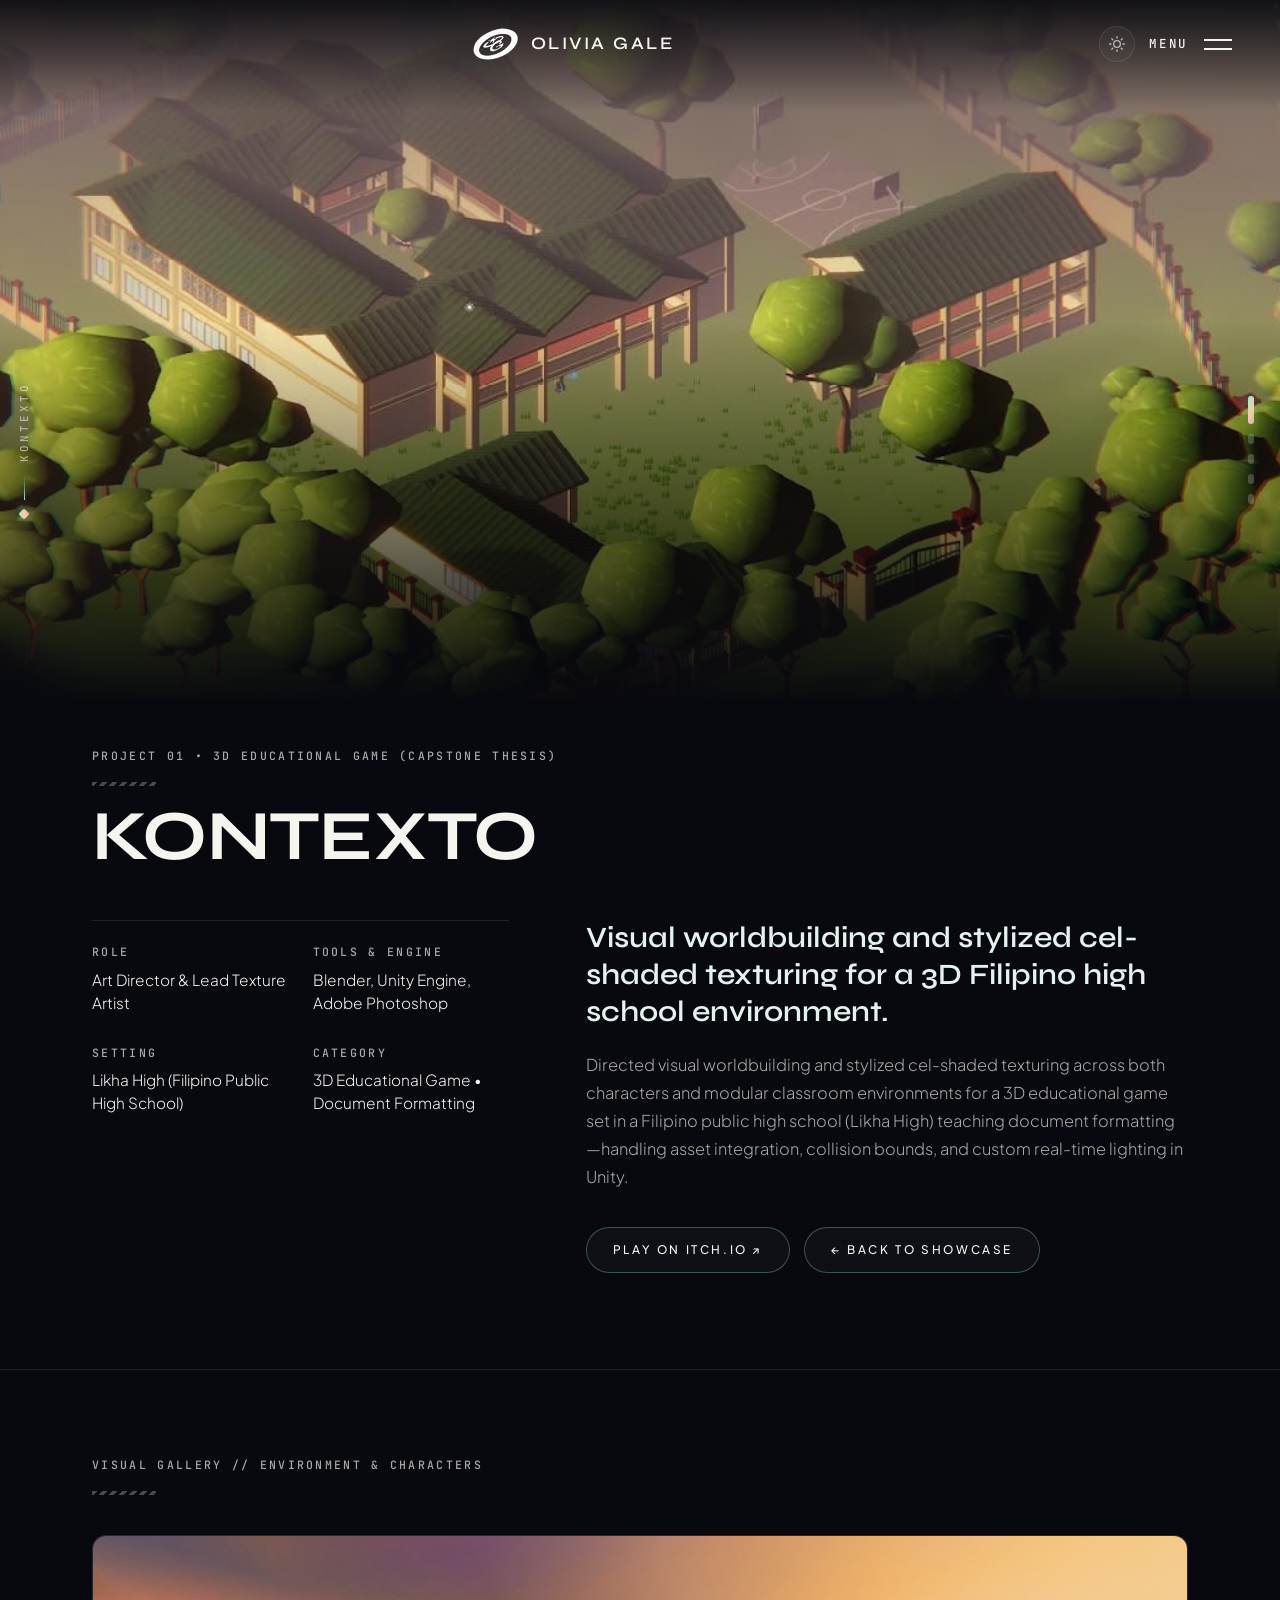
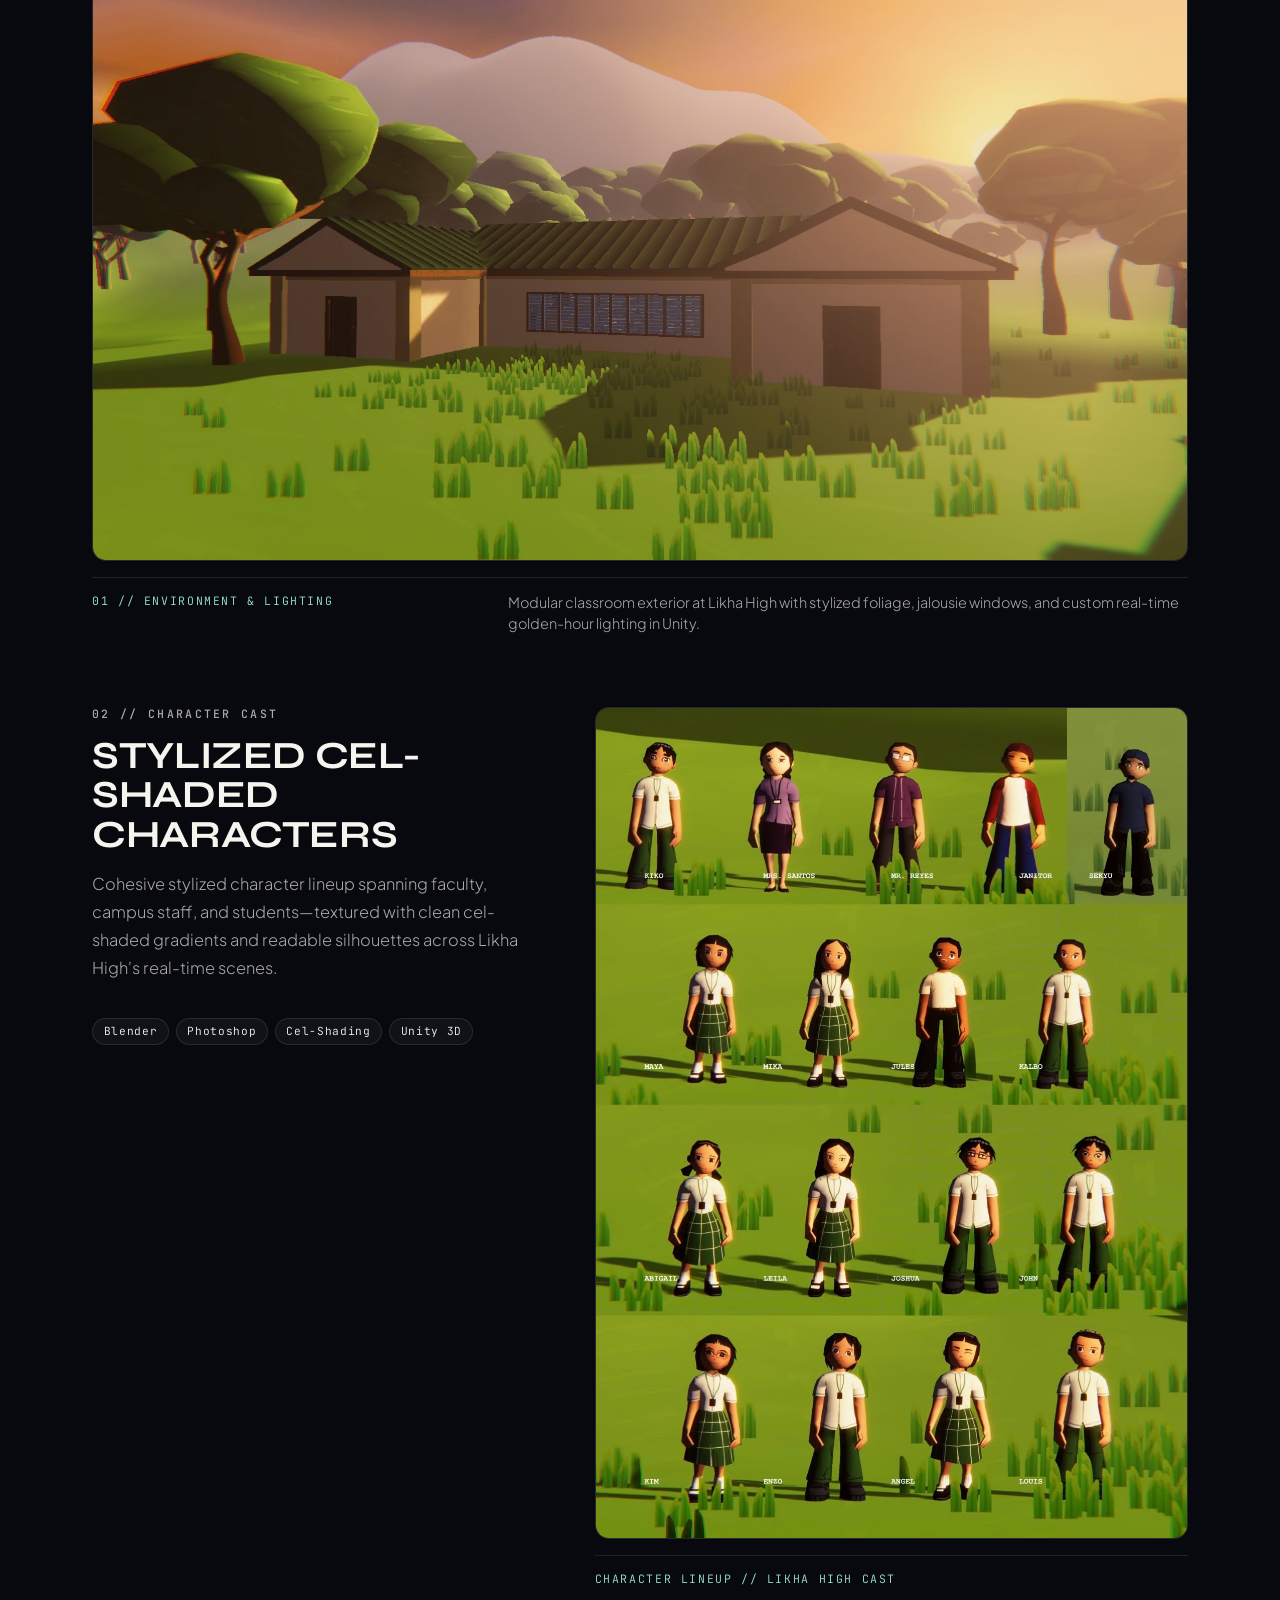
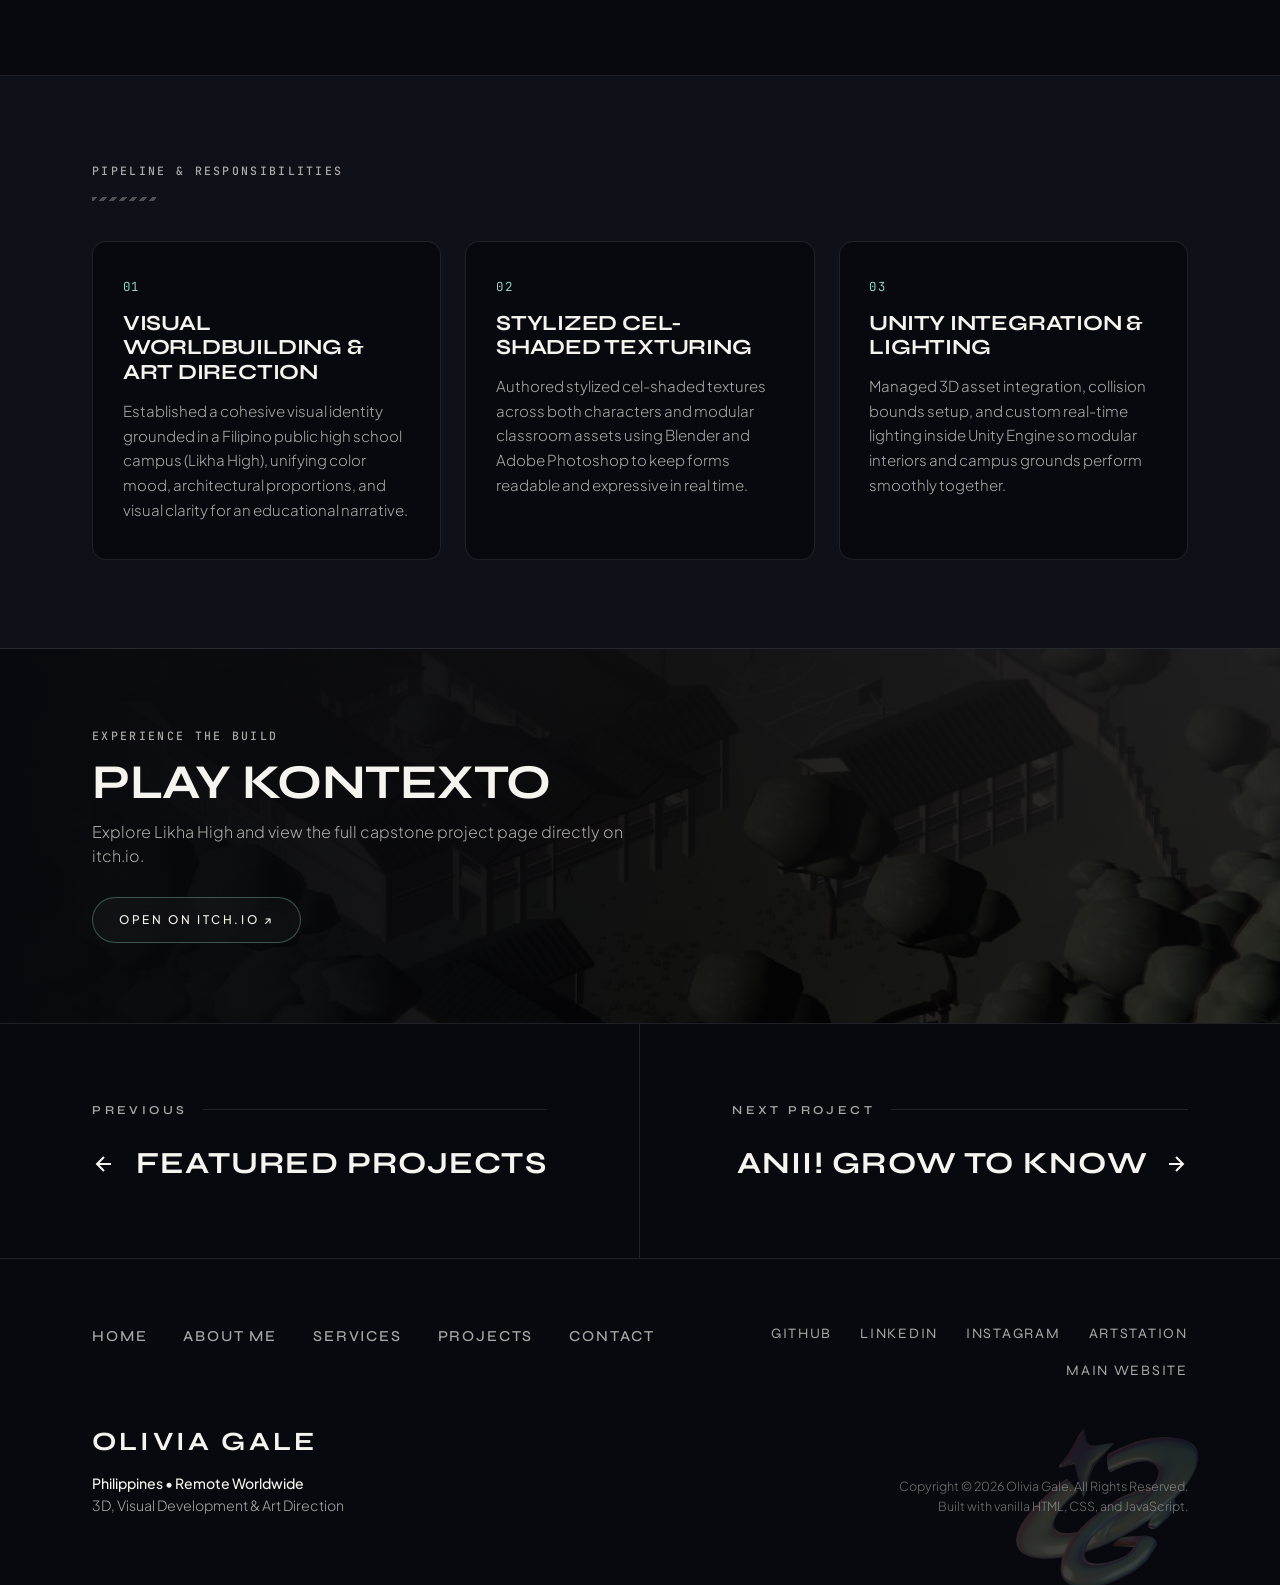
<file: projects/kontexto.html>
<!DOCTYPE html>
<html lang="en">
<head>
  <meta charset="UTF-8">
  <meta name="viewport" content="width=device-width, initial-scale=1.0, viewport-fit=cover">
  <meta name="description" content="KonTEXTO — 3D Educational Game (Capstone Thesis). Art Direction &amp; Lead Texture Art by Olivia Gale using Blender, Unity Engine, and Photoshop.">
  <title>KonTEXTO | Case Study — Olivia Gale</title>
  <link rel="preconnect" href="https://fonts.googleapis.com">
  <link rel="preconnect" href="https://fonts.gstatic.com" crossorigin>
  <link href="https://fonts.googleapis.com/css2?family=JetBrains+Mono:wght@400;500;600&family=Plus+Jakarta+Sans:wght@300;400;500;600;700&family=Syne:wght@500;600;700;800&display=swap" rel="stylesheet">
  <link rel="stylesheet" href="../css/style.css">
  <script>
    (function () {
      var saved = localStorage.getItem("portfolio-theme");
      if (saved === "light") {
        document.documentElement.setAttribute("data-theme", "light");
      }
    })();
  </script>
</head>
<body class="case-study-page">
  <div class="header-gradient" aria-hidden="true"></div>

  <!-- Left Vertical Page Decorator -->
  <div class="page-decorator blend-mode--difference" aria-hidden="true">
    <div class="scroll-icon-indicator">
      <div class="scroll-icon-mouse"></div>
      <div class="scroll-arrow-line"></div>
    </div>
    <div class="scroll-indicator-label" id="page-decorator-label">KONTEXTO // CASE STUDY</div>
  </div>

  <!-- Right Vertical Scroll Marker Rail -->
  <nav class="scroll-marker-block blend-mode--difference" id="scroll-marker-block" aria-label="Section scroll markers"></nav>

  <!-- Fixed Minimal Top Navigation Bar -->
  <header class="nav-bar" role="banner">
    <div class="nav-bar-container">
      <div class="menu-fader" aria-hidden="true"></div>

      <a href="../index.html" class="brand-link" aria-label="Olivia Gale Home">
        <span class="brand-mark">
          <img src="../images/og-brand-mark.png" alt="OG logo" class="brand-mark-img brand-mark-dark" width="46" height="33">
          <img src="../images/og-brand-mark-light.png" alt="OG logo" class="brand-mark-img brand-mark-light" width="46" height="33">
        </span>
        <span class="brand-wordmark">OLIVIA GALE</span>
      </a>

      <div class="nav-right-controls">
        <button id="theme-toggle" class="theme-toggle" type="button" aria-label="Toggle light or dark theme" title="Toggle theme">
          <svg class="icon-sun" xmlns="http://www.w3.org/2000/svg" width="16" height="16" viewBox="0 0 24 24" fill="none" stroke="currentColor" stroke-width="2" stroke-linecap="round" stroke-linejoin="round" aria-hidden="true">
            <circle cx="12" cy="12" r="5"></circle>
            <line x1="12" y1="1" x2="12" y2="3"></line>
            <line x1="12" y1="21" x2="12" y2="23"></line>
            <line x1="4.22" y1="4.22" x2="5.64" y2="5.64"></line>
            <line x1="18.36" y1="18.36" x2="19.78" y2="19.78"></line>
            <line x1="1" y1="12" x2="3" y2="12"></line>
            <line x1="21" y1="12" x2="23" y2="12"></line>
            <line x1="4.22" y1="19.78" x2="5.64" y2="18.36"></line>
            <line x1="18.36" y1="5.64" x2="19.78" y2="4.22"></line>
          </svg>
          <svg class="icon-moon" xmlns="http://www.w3.org/2000/svg" width="16" height="16" viewBox="0 0 24 24" fill="none" stroke="currentColor" stroke-width="2" stroke-linecap="round" stroke-linejoin="round" aria-hidden="true">
            <path d="M21 12.79A9 9 0 1 1 11.21 3 7 7 0 0 0 21 12.79z"></path>
          </svg>
        </button>

        <button id="menu-toggle" class="nav-menu-button" type="button" aria-expanded="false" aria-controls="nav-drawer" aria-label="Toggle navigation menu">
          <span class="preamble label-menu">MENU</span>
          <span class="menu-icon-bars" aria-hidden="true">
            <span class="menu-bar-line top"></span>
            <span class="menu-bar-line bottom"></span>
          </span>
        </button>
      </div>
    </div>
  </header>

  <!-- Right Slide-Out Navigation Drawer -->
  <div id="nav-drawer" class="nav-drawer" aria-hidden="true">
    <div class="drawer-backdrop" id="drawer-backdrop"></div>
    <nav class="menu-bar" aria-label="Primary Navigation">
      <div class="menu-bg-artwork" aria-hidden="true"></div>
      <div class="menu-container">
        <ul class="navigation-list">
          <li class="nav-list-item"><a href="../index.html#hero" class="main-nav-link drawer-jump">Home</a></li>
          <li class="nav-list-item"><a href="../index.html#projects" class="main-nav-link drawer-jump">Projects</a></li>
          <li class="nav-list-item"><a href="../index.html#services" class="main-nav-link drawer-jump">Services</a></li>
          <li class="nav-list-item"><a href="../about.html" class="main-nav-link drawer-jump">About Me</a></li>
          <li class="nav-list-item"><a href="../index.html#contact" class="main-nav-link drawer-jump">Contact</a></li>
        </ul>

        <div class="nav-socmed">
          <div class="preamble nav-menu-socmed">Connect with me</div>
          <div class="socmed-group on-menu">
            <a href="https://github.com/owleaveyah" target="_blank" rel="noopener noreferrer" class="nav-socmed-link" aria-label="GitHub">GitHub</a>
            <a href="https://www.linkedin.com/in/olivia-gale-gerochi-4aab9029a/" target="_blank" rel="noopener noreferrer" class="nav-socmed-link" aria-label="LinkedIn">LinkedIn</a>
            <a href="https://www.instagram.com/livie.gale/" target="_blank" rel="noopener noreferrer" class="nav-socmed-link" aria-label="Instagram">Instagram</a>
            <a href="https://www.artstation.com/gnocchi_gerochi6" target="_blank" rel="noopener noreferrer" class="nav-socmed-link" aria-label="ArtStation">ArtStation</a>
            <a href="https://owleaveyah.github.io/worldMainPage-oliviaGale/" target="_blank" rel="noopener noreferrer" class="nav-socmed-link" aria-label="Main Website">Main Website</a>
          </div>
        </div>
      </div>
    </nav>
  </div>

  <main>
    <!-- =====================================================================
         CASE STUDY HERO FOLD (Pixel Mafia .project--panel)
         ===================================================================== -->
    <section anchor-name="KonTEXTO" class="project--panel showcase-hero">
      <img src="../images/kontexto-showcase.jpg" alt="KonTEXTO 3D cel-shaded Likha High school campus in Unity" class="project-hero-img">
      <div class="project-hero-fader" aria-hidden="true"></div>
    </section>

    <!-- =====================================================================
         PROJECT OVERVIEW & SPECS GRID (.showcase-details)
         ===================================================================== -->
    <section anchor-name="Overview" class="case-overview">
      <div class="case-shell">
        <div class="preamble decorated">PROJECT 01 &bull; 3D EDUCATIONAL GAME (CAPSTONE THESIS)</div>
        <h1 class="base-heading case-title">KonTEXTO</h1>

        <div class="showcase-details">
          <div class="showcase-detail-group">
            <div class="showcase-detail-block">
              <div class="preamble">Role</div>
              <p class="showcase-detail-val">Art Director &amp; Lead Texture Artist</p>
            </div>
            <div class="showcase-detail-block">
              <div class="preamble">Tools &amp; Engine</div>
              <p class="showcase-detail-val">Blender, Unity Engine, Adobe Photoshop</p>
            </div>
            <div class="showcase-detail-block">
              <div class="preamble">Setting</div>
              <p class="showcase-detail-val">Likha High (Filipino Public High School)</p>
            </div>
            <div class="showcase-detail-block">
              <div class="preamble">Category</div>
              <p class="showcase-detail-val">3D Educational Game &bull; Document Formatting</p>
            </div>
          </div>

          <div class="showcase-intro-block">
            <h2 class="case-lead-heading">
              Visual worldbuilding and stylized cel-shaded texturing for a 3D Filipino high school environment.
            </h2>
            <p class="case-body-copy">
              Directed visual worldbuilding and stylized cel-shaded texturing across both characters and modular classroom environments for a 3D educational game set in a Filipino public high school (Likha High) teaching document formatting&mdash;handling asset integration, collision bounds, and custom real-time lighting in Unity.
            </p>
            <div class="case-cta-row">
              <a href="https://kirubiisfyne.itch.io/kontexto" target="_blank" rel="noopener noreferrer" class="btn link-button">
                <span>Play on itch.io &#x2197;</span>
              </a>
              <a href="../index.html#projects" class="btn link-button">
                <span>&larr; Back to Showcase</span>
              </a>
            </div>
          </div>
        </div>
      </div>
    </section>

    <!-- =====================================================================
         VISUAL GALLERY & WORLD BREAKDOWN
         ===================================================================== -->
    <section anchor-name="Visual Gallery" class="case-gallery">
      <div class="case-shell">
        <div class="preamble decorated">VISUAL GALLERY // ENVIRONMENT &amp; CHARACTERS</div>

        <figure class="gallery-feature-wide">
          <div class="gallery-frame">
            <img src="../images/kontexto-exterior.jpg" alt="KonTEXTO golden-hour modular classroom building exterior in Unity" loading="lazy">
          </div>
          <figcaption class="gallery-caption">
            <span class="gallery-cap-index">01 // ENVIRONMENT &amp; LIGHTING</span>
            <span class="gallery-cap-text">Modular classroom exterior at Likha High with stylized foliage, jalousie windows, and custom real-time golden-hour lighting in Unity.</span>
          </figcaption>
        </figure>

        <div class="gallery-editorial-split">
          <div class="gallery-split-notes">
            <div class="preamble">02 // CHARACTER CAST</div>
            <h2 class="base-heading gallery-split-title">Stylized Cel-Shaded Characters</h2>
            <p class="case-body-copy">
              Cohesive stylized character lineup spanning faculty, campus staff, and students—textured with clean cel-shaded gradients and readable silhouettes across Likha High's real-time scenes.
            </p>
            <div class="project-slide-tags">
              <span>Blender</span><span>Photoshop</span><span>Cel-Shading</span><span>Unity 3D</span>
            </div>
          </div>

          <figure class="gallery-portrait-figure">
            <div class="gallery-frame portrait-frame">
              <img src="../images/kontexto-characters.jpg" alt="KonTEXTO stylized cel-shaded character lineup including faculty, staff, and students" loading="lazy">
            </div>
            <figcaption class="gallery-caption">
              <span class="gallery-cap-index">CHARACTER LINEUP // LIKHA HIGH CAST</span>
            </figcaption>
          </figure>
        </div>
      </div>
    </section>

    <!-- =====================================================================
         PIPELINE & CRAFT BREAKDOWN
         ===================================================================== -->
    <section anchor-name="Pipeline &amp; Craft" class="case-pipeline">
      <div class="case-shell">
        <div class="preamble decorated">PIPELINE &amp; RESPONSIBILITIES</div>
        <div class="pipeline-grid">
          <article class="pipeline-card">
            <span class="pipeline-index">01</span>
            <h3 class="base-heading pipeline-title">Visual Worldbuilding &amp; Art Direction</h3>
            <p class="pipeline-desc">
              Established a cohesive visual identity grounded in a Filipino public high school campus (Likha High), unifying color mood, architectural proportions, and visual clarity for an educational narrative.
            </p>
          </article>

          <article class="pipeline-card">
            <span class="pipeline-index">02</span>
            <h3 class="base-heading pipeline-title">Stylized Cel-Shaded Texturing</h3>
            <p class="pipeline-desc">
              Authored stylized cel-shaded textures across both characters and modular classroom assets using Blender and Adobe Photoshop to keep forms readable and expressive in real time.
            </p>
          </article>

          <article class="pipeline-card">
            <span class="pipeline-index">03</span>
            <h3 class="base-heading pipeline-title">Unity Integration &amp; Lighting</h3>
            <p class="pipeline-desc">
              Managed 3D asset integration, collision bounds setup, and custom real-time lighting inside Unity Engine so modular interiors and campus grounds perform smoothly together.
            </p>
          </article>
        </div>
      </div>
    </section>

    <!-- =====================================================================
         SHOWCASE FOOTER BANNER (Pixel Mafia .showcase-footer)
         ===================================================================== -->
    <section anchor-name="Play Game" class="showcase-footer-banner">
      <img src="../images/kontexto-showcase.jpg" alt="" class="showcase-footer-bg" aria-hidden="true">
      <div class="showcase-footer-scrim" aria-hidden="true"></div>
      <div class="case-shell showcase-footer-inner">
        <div class="preamble">EXPERIENCE THE BUILD</div>
        <h2 class="base-heading showcase-footer-heading">Play KonTEXTO</h2>
        <p class="showcase-footer-copy">
          Explore Likha High and view the full capstone project page directly on itch.io.
        </p>
        <a href="https://kirubiisfyne.itch.io/kontexto" target="_blank" rel="noopener noreferrer" class="btn link-button">
          <span>Open on itch.io &#x2197;</span>
        </a>
      </div>
    </section>

    <!-- =====================================================================
         SIGNATURE PAGE FLOW SECTION
         ===================================================================== -->
    <section class="page-flow--section" aria-label="Continue navigation">
      <a href="../index.html#projects" class="page-flow--element page-flow-prev">
        <div class="page-flow--label-container">
          <div class="page-flow--label">PREVIOUS</div>
          <div class="page-flow--next-line"></div>
        </div>
        <div class="page-flow-title-row">
          <svg class="page-flow--arrow arrow-left" width="24" height="24" viewBox="0 0 24 24" fill="none" stroke="currentColor" stroke-width="2"><path d="M19 12H5M12 19l-7-7 7-7"/></svg>
          <span class="page-flow--title">Featured Projects</span>
        </div>
      </a>

      <a href="anii-grow-to-know.html" class="page-flow--element page-flow-next">
        <div class="page-flow--label-container">
          <div class="page-flow--label">NEXT PROJECT</div>
          <div class="page-flow--next-line"></div>
        </div>
        <div class="page-flow-title-row">
          <span class="page-flow--title">Anii! Grow To Know</span>
          <svg class="page-flow--arrow" width="24" height="24" viewBox="0 0 24 24" fill="none" stroke="currentColor" stroke-width="2"><path d="M5 12h14M12 5l7 7-7 7"/></svg>
        </div>
      </a>
    </section>
  </main>

  <footer class="footer">
    <div class="footer-container">
      <div class="base-grid new-footer-links">
        <div class="footer--link-section">
          <ul class="footer--link-group">
            <li class="footer--link-item"><a href="../index.html#hero" class="footer--link">Home</a></li>
            <li class="footer--link-item"><a href="../about.html" class="footer--link">About Me</a></li>
            <li class="footer--link-item"><a href="../index.html#services" class="footer--link">Services</a></li>
            <li class="footer--link-item"><a href="../index.html#projects" class="footer--link">Projects</a></li>
            <li class="footer--link-item"><a href="../index.html#contact" class="footer--link">Contact</a></li>
          </ul>
        </div>

        <div class="footer--socmed-group">
          <a href="https://github.com/owleaveyah" target="_blank" rel="noopener noreferrer" class="footer--socmed-link">GitHub</a>
          <a href="https://www.linkedin.com/in/olivia-gale-gerochi-4aab9029a/" target="_blank" rel="noopener noreferrer" class="footer--socmed-link">LinkedIn</a>
          <a href="https://www.instagram.com/livie.gale/" target="_blank" rel="noopener noreferrer" class="footer--socmed-link">Instagram</a>
          <a href="https://www.artstation.com/gnocchi_gerochi6" target="_blank" rel="noopener noreferrer" class="footer--socmed-link">ArtStation</a>
          <a href="https://owleaveyah.github.io/worldMainPage-oliviaGale/" target="_blank" rel="noopener noreferrer" class="footer--socmed-link">Main Website</a>
        </div>

        <div class="footer-bottom-details">
          <span class="footer-logo-wordmark">OLIVIA GALE</span>
          <p class="footer-paragraph">
            <strong class="address-bold">Philippines &bull; Remote Worldwide</strong><br>
            3D, Visual Development &amp; Art Direction
          </p>
        </div>

        <div class="copywrite-text">
          Copyright &copy; <span id="current-year"></span> Olivia Gale. All Rights Reserved.<br>
          Built with vanilla HTML, CSS, and JavaScript.
        </div>
      </div>
    </div>
  </footer>

  <script src="../js/main.js"></script>
</body>
</html>
</file>
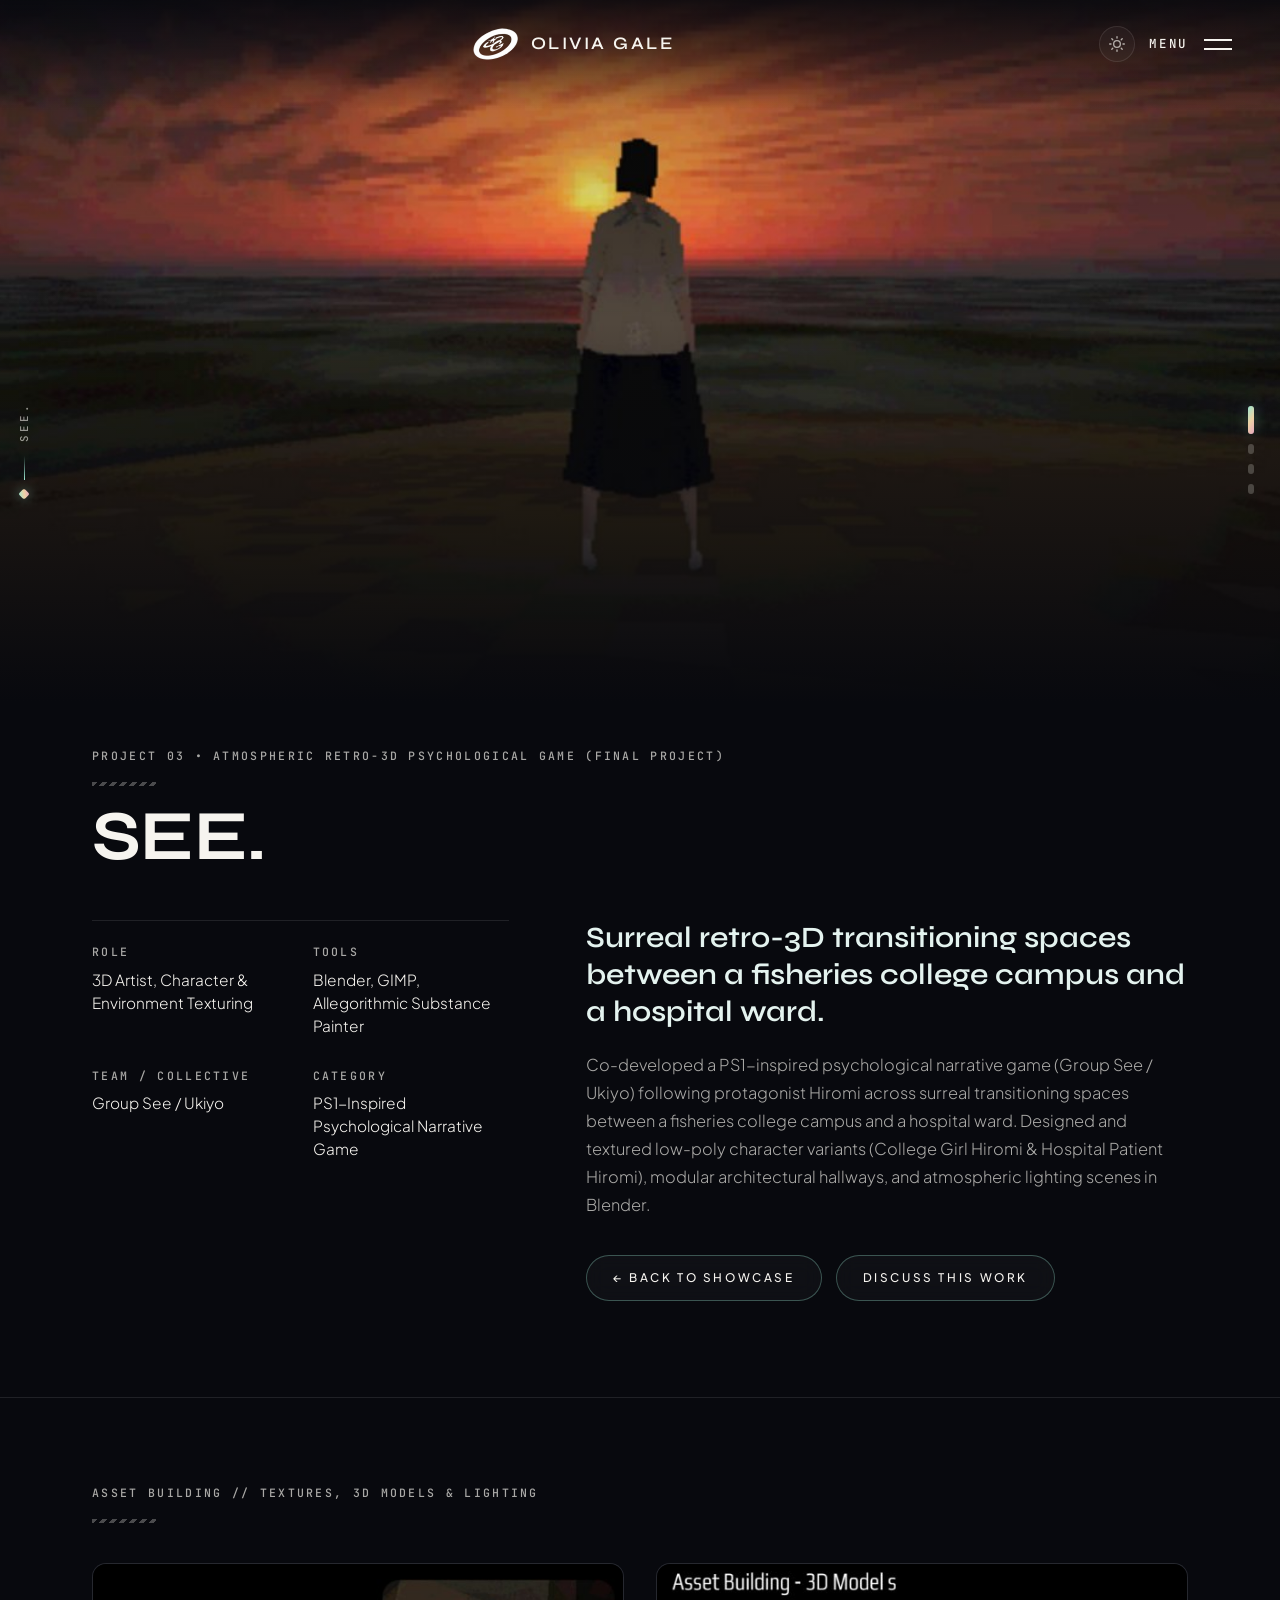
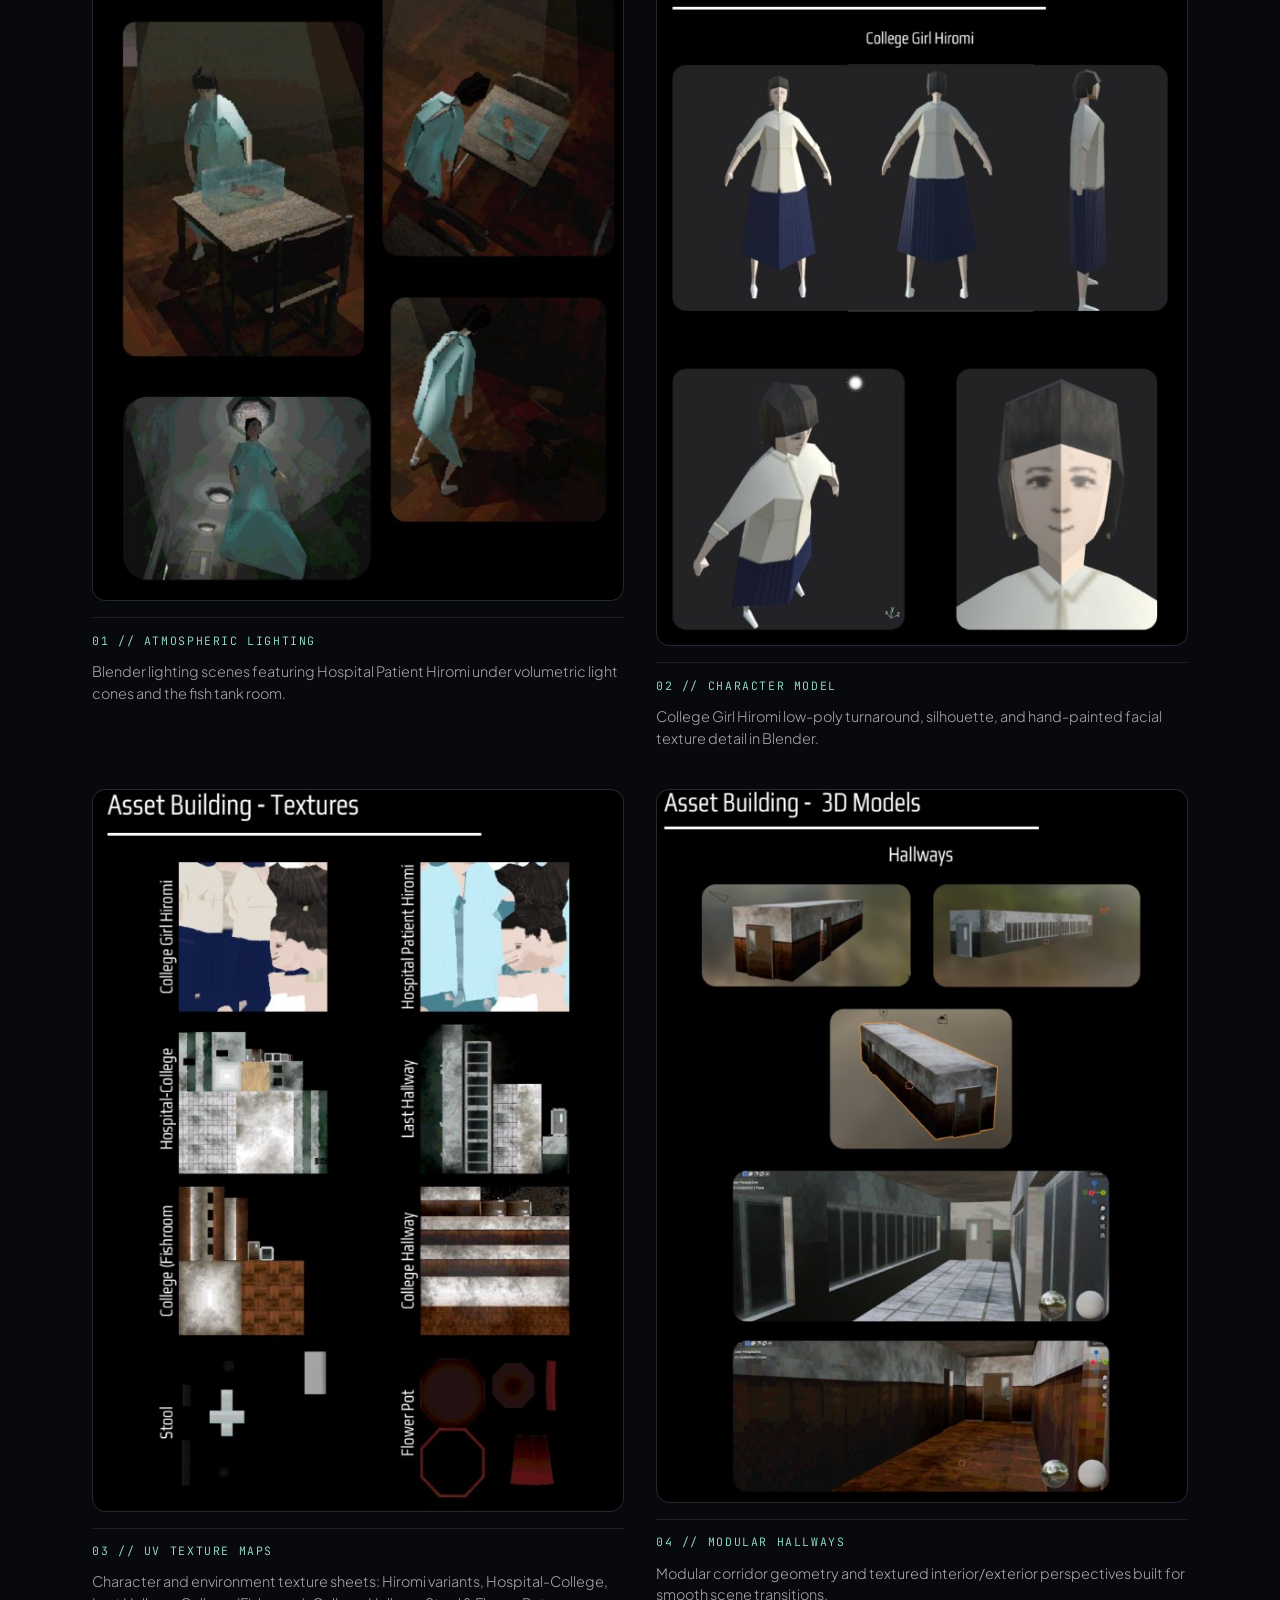
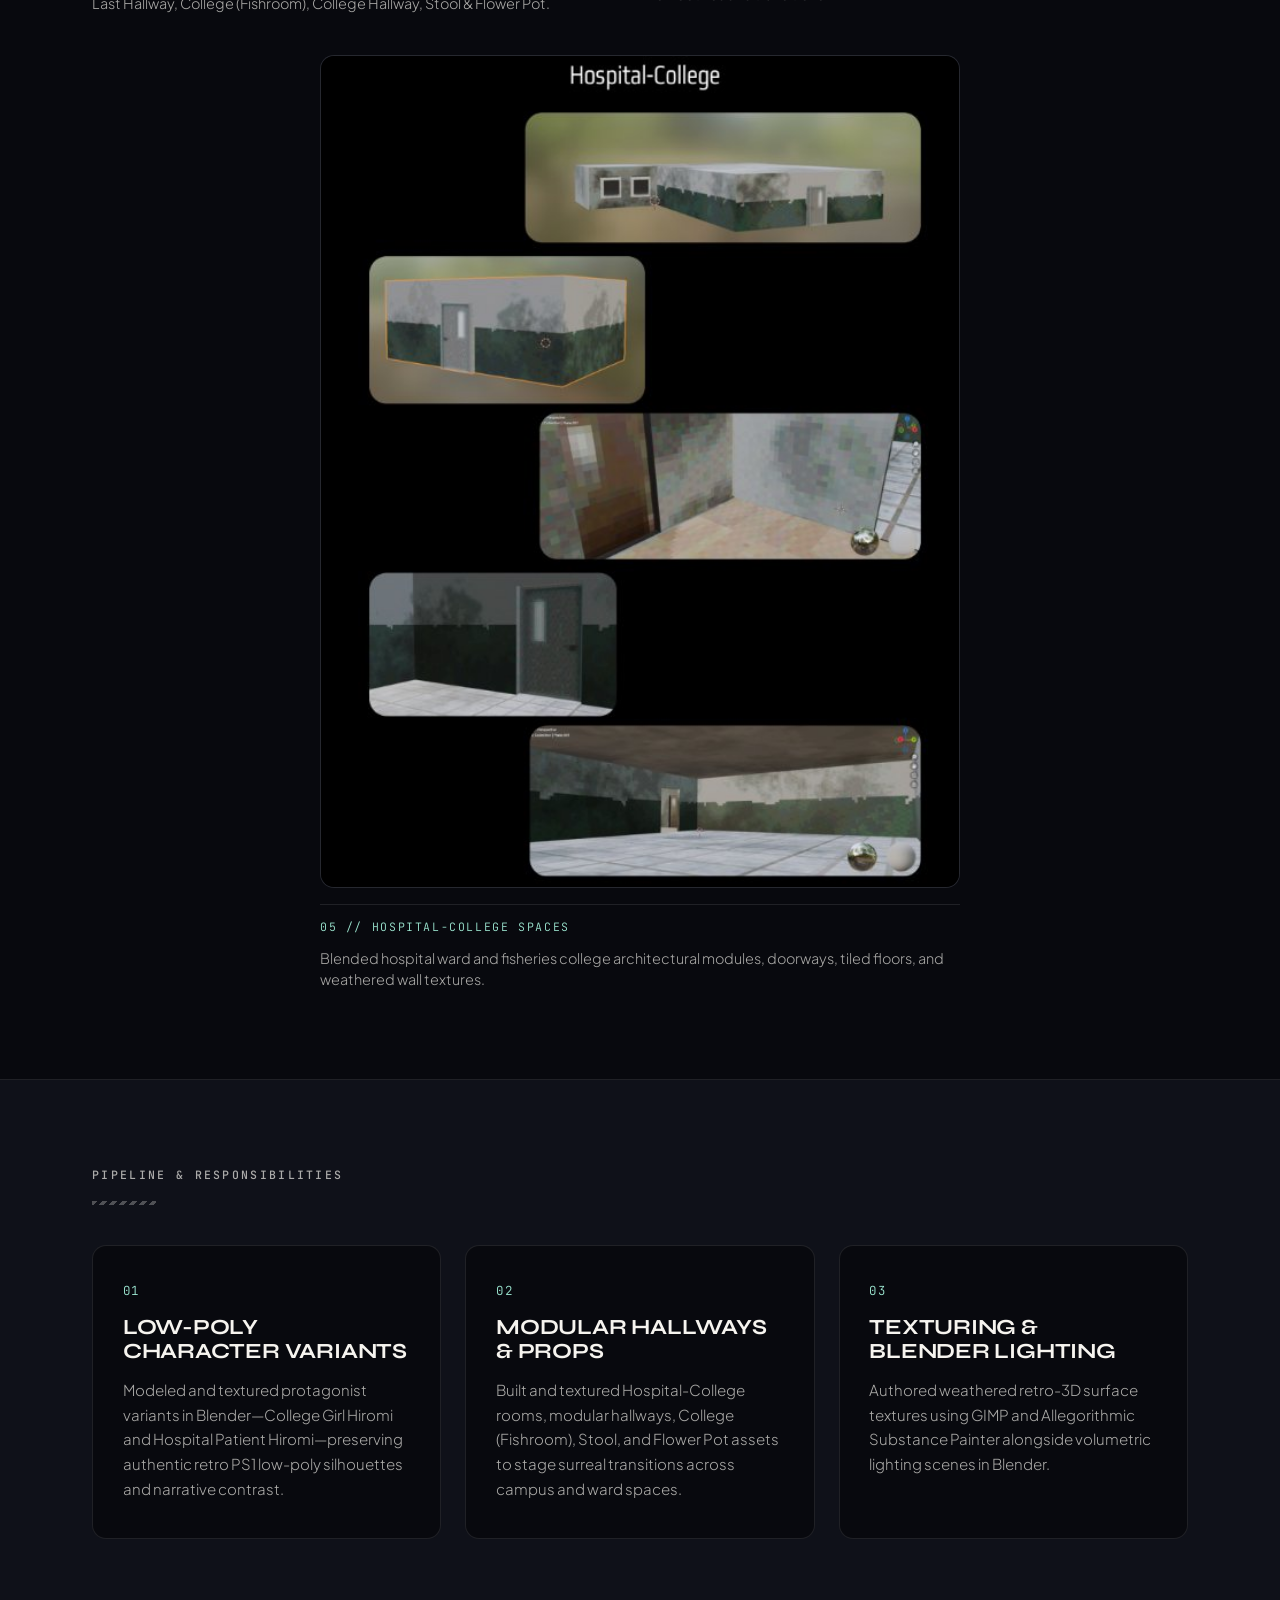
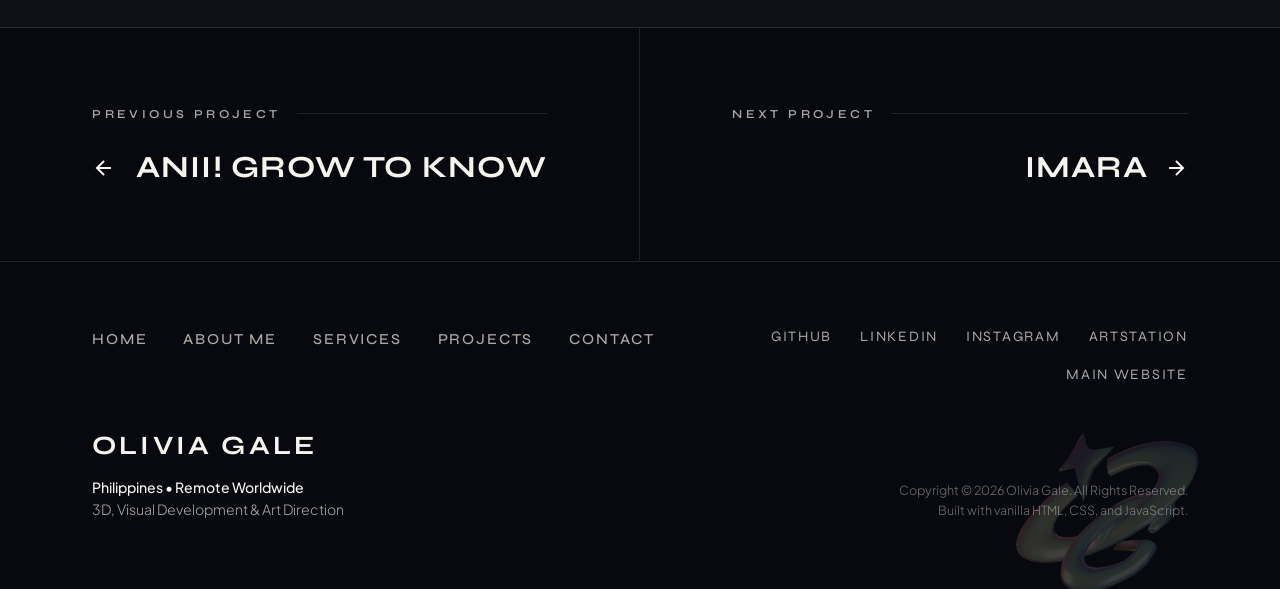
<file: projects/see.html>
<!DOCTYPE html>
<html lang="en">
<head>
  <meta charset="UTF-8">
  <meta name="viewport" content="width=device-width, initial-scale=1.0, viewport-fit=cover">
  <meta name="description" content="See. — Atmospheric Retro-3D Psychological Game (Game Dev Final Project). 3D Artist, Character &amp; Environment Texturing by Olivia Gale using Blender, GIMP, and Allegorithmic Substance Painter.">
  <title>See. | Case Study — Olivia Gale</title>
  <link rel="preconnect" href="https://fonts.googleapis.com">
  <link rel="preconnect" href="https://fonts.gstatic.com" crossorigin>
  <link href="https://fonts.googleapis.com/css2?family=JetBrains+Mono:wght@400;500;600&family=Plus+Jakarta+Sans:wght@300;400;500;600;700&family=Syne:wght@500;600;700;800&display=swap" rel="stylesheet">
  <link rel="stylesheet" href="../css/style.css">
  <script>
    (function () {
      var saved = localStorage.getItem("portfolio-theme");
      if (saved === "light") {
        document.documentElement.setAttribute("data-theme", "light");
      }
    })();
  </script>
</head>
<body class="case-study-page">
  <div class="header-gradient" aria-hidden="true"></div>

  <!-- Left Vertical Page Decorator -->
  <div class="page-decorator blend-mode--difference" aria-hidden="true">
    <div class="scroll-icon-indicator">
      <div class="scroll-icon-mouse"></div>
      <div class="scroll-arrow-line"></div>
    </div>
    <div class="scroll-indicator-label" id="page-decorator-label">SEE. // CASE STUDY</div>
  </div>

  <!-- Right Vertical Scroll Marker Rail -->
  <nav class="scroll-marker-block blend-mode--difference" id="scroll-marker-block" aria-label="Section scroll markers"></nav>

  <!-- Fixed Minimal Top Navigation Bar -->
  <header class="nav-bar" role="banner">
    <div class="nav-bar-container">
      <div class="menu-fader" aria-hidden="true"></div>

      <a href="../index.html" class="brand-link" aria-label="Olivia Gale Home">
        <span class="brand-mark">
          <img src="../images/og-brand-mark.png" alt="OG logo" class="brand-mark-img brand-mark-dark" width="46" height="33">
          <img src="../images/og-brand-mark-light.png" alt="OG logo" class="brand-mark-img brand-mark-light" width="46" height="33">
        </span>
        <span class="brand-wordmark">OLIVIA GALE</span>
      </a>

      <div class="nav-right-controls">
        <button id="theme-toggle" class="theme-toggle" type="button" aria-label="Toggle light or dark theme" title="Toggle theme">
          <svg class="icon-sun" xmlns="http://www.w3.org/2000/svg" width="16" height="16" viewBox="0 0 24 24" fill="none" stroke="currentColor" stroke-width="2" stroke-linecap="round" stroke-linejoin="round" aria-hidden="true">
            <circle cx="12" cy="12" r="5"></circle>
            <line x1="12" y1="1" x2="12" y2="3"></line>
            <line x1="12" y1="21" x2="12" y2="23"></line>
            <line x1="4.22" y1="4.22" x2="5.64" y2="5.64"></line>
            <line x1="18.36" y1="18.36" x2="19.78" y2="19.78"></line>
            <line x1="1" y1="12" x2="3" y2="12"></line>
            <line x1="21" y1="12" x2="23" y2="12"></line>
            <line x1="4.22" y1="19.78" x2="5.64" y2="18.36"></line>
            <line x1="18.36" y1="5.64" x2="19.78" y2="4.22"></line>
          </svg>
          <svg class="icon-moon" xmlns="http://www.w3.org/2000/svg" width="16" height="16" viewBox="0 0 24 24" fill="none" stroke="currentColor" stroke-width="2" stroke-linecap="round" stroke-linejoin="round" aria-hidden="true">
            <path d="M21 12.79A9 9 0 1 1 11.21 3 7 7 0 0 0 21 12.79z"></path>
          </svg>
        </button>

        <button id="menu-toggle" class="nav-menu-button" type="button" aria-expanded="false" aria-controls="nav-drawer" aria-label="Toggle navigation menu">
          <span class="preamble label-menu">MENU</span>
          <span class="menu-icon-bars" aria-hidden="true">
            <span class="menu-bar-line top"></span>
            <span class="menu-bar-line bottom"></span>
          </span>
        </button>
      </div>
    </div>
  </header>

  <!-- Right Slide-Out Navigation Drawer -->
  <div id="nav-drawer" class="nav-drawer" aria-hidden="true">
    <div class="drawer-backdrop" id="drawer-backdrop"></div>
    <nav class="menu-bar" aria-label="Primary Navigation">
      <div class="menu-bg-artwork" aria-hidden="true"></div>
      <div class="menu-container">
        <ul class="navigation-list">
          <li class="nav-list-item"><a href="../index.html#hero" class="main-nav-link drawer-jump">Home</a></li>
          <li class="nav-list-item"><a href="../index.html#projects" class="main-nav-link drawer-jump">Projects</a></li>
          <li class="nav-list-item"><a href="../index.html#services" class="main-nav-link drawer-jump">Services</a></li>
          <li class="nav-list-item"><a href="../about.html" class="main-nav-link drawer-jump">About Me</a></li>
          <li class="nav-list-item"><a href="../index.html#contact" class="main-nav-link drawer-jump">Contact</a></li>
        </ul>

        <div class="nav-socmed">
          <div class="preamble nav-menu-socmed">Connect with me</div>
          <div class="socmed-group on-menu">
            <a href="https://github.com/owleaveyah" target="_blank" rel="noopener noreferrer" class="nav-socmed-link" aria-label="GitHub">GitHub</a>
            <a href="https://www.linkedin.com/in/olivia-gale-gerochi-4aab9029a/" target="_blank" rel="noopener noreferrer" class="nav-socmed-link" aria-label="LinkedIn">LinkedIn</a>
            <a href="https://www.instagram.com/livie.gale/" target="_blank" rel="noopener noreferrer" class="nav-socmed-link" aria-label="Instagram">Instagram</a>
            <a href="https://www.artstation.com/gnocchi_gerochi6" target="_blank" rel="noopener noreferrer" class="nav-socmed-link" aria-label="ArtStation">ArtStation</a>
            <a href="https://owleaveyah.github.io/worldMainPage-oliviaGale/" target="_blank" rel="noopener noreferrer" class="nav-socmed-link" aria-label="Main Website">Main Website</a>
          </div>
        </div>
      </div>
    </nav>
  </div>

  <main>
    <!-- =====================================================================
         CASE STUDY HERO FOLD (Sunset Horizon & Hiromi)
         ===================================================================== -->
    <section anchor-name="See." class="project--panel showcase-hero">
      <img src="../images/see-hero.jpg" alt="College Girl Hiromi standing before the sunset ocean in See." class="project-hero-img see-hero-img">
      <div class="project-hero-fader" aria-hidden="true"></div>
    </section>

    <!-- =====================================================================
         PROJECT OVERVIEW & SPECS GRID
         ===================================================================== -->
    <section anchor-name="Overview" class="case-overview">
      <div class="case-shell">
        <div class="preamble decorated">PROJECT 03 &bull; ATMOSPHERIC RETRO-3D PSYCHOLOGICAL GAME (FINAL PROJECT)</div>
        <h1 class="base-heading case-title">See.</h1>

        <div class="showcase-details">
          <div class="showcase-detail-group">
            <div class="showcase-detail-block">
              <div class="preamble">Role</div>
              <p class="showcase-detail-val">3D Artist, Character &amp; Environment Texturing</p>
            </div>
            <div class="showcase-detail-block">
              <div class="preamble">Tools</div>
              <p class="showcase-detail-val">Blender, GIMP, Allegorithmic Substance Painter</p>
            </div>
            <div class="showcase-detail-block">
              <div class="preamble">Team / Collective</div>
              <p class="showcase-detail-val">Group See / Ukiyo</p>
            </div>
            <div class="showcase-detail-block">
              <div class="preamble">Category</div>
              <p class="showcase-detail-val">PS1-Inspired Psychological Narrative Game</p>
            </div>
          </div>

          <div class="showcase-intro-block">
            <h2 class="case-lead-heading">
              Surreal retro-3D transitioning spaces between a fisheries college campus and a hospital ward.
            </h2>
            <p class="case-body-copy">
              Co-developed a PS1-inspired psychological narrative game (Group See / Ukiyo) following protagonist Hiromi across surreal transitioning spaces between a fisheries college campus and a hospital ward. Designed and textured low-poly character variants (College Girl Hiromi &amp; Hospital Patient Hiromi), modular architectural hallways, and atmospheric lighting scenes in Blender.
            </p>
            <div class="case-cta-row">
              <a href="../index.html#projects" class="btn link-button">
                <span>&larr; Back to Showcase</span>
              </a>
              <a href="../index.html#contact" class="btn link-button">
                <span>Discuss This Work</span>
              </a>
            </div>
          </div>
        </div>
      </div>
    </section>

    <!-- =====================================================================
         3D ASSETS, TEXTURES & LIGHTING BREAKDOWN (All 5 Production Sheets)
         ===================================================================== -->
    <section anchor-name="Assets &amp; Textures" class="case-gallery">
      <div class="case-shell">
        <div class="preamble decorated">ASSET BUILDING // TEXTURES, 3D MODELS &amp; LIGHTING</div>

        <div class="see-sheets-grid">
          <figure class="sheet-card">
            <div class="gallery-frame">
              <img src="../images/see-lighting.jpg" alt="Atmospheric Blender lighting scenes with Hospital Patient Hiromi and fish tank desk" loading="lazy">
            </div>
            <figcaption class="gallery-caption">
              <span class="gallery-cap-index">01 // ATMOSPHERIC LIGHTING</span>
              <span class="gallery-cap-text">Blender lighting scenes featuring Hospital Patient Hiromi under volumetric light cones and the fish tank room.</span>
            </figcaption>
          </figure>

          <figure class="sheet-card">
            <div class="gallery-frame">
              <img src="../images/see-hiromi.jpg" alt="Asset Building 3D Models sheet for College Girl Hiromi turnaround and close-up" loading="lazy">
            </div>
            <figcaption class="gallery-caption">
              <span class="gallery-cap-index">02 // CHARACTER MODEL</span>
              <span class="gallery-cap-text">College Girl Hiromi low-poly turnaround, silhouette, and hand-painted facial texture detail in Blender.</span>
            </figcaption>
          </figure>

          <figure class="sheet-card">
            <div class="gallery-frame">
              <img src="../images/see-textures.jpg" alt="Asset Building Textures sheet covering Hiromi variants, Hospital-College, Hallways, Stool, and Flower Pot" loading="lazy">
            </div>
            <figcaption class="gallery-caption">
              <span class="gallery-cap-index">03 // UV TEXTURE MAPS</span>
              <span class="gallery-cap-text">Character and environment texture sheets: Hiromi variants, Hospital-College, Last Hallway, College (Fishroom), College Hallway, Stool &amp; Flower Pot.</span>
            </figcaption>
          </figure>

          <figure class="sheet-card">
            <div class="gallery-frame">
              <img src="../images/see-hallways.jpg" alt="Asset Building 3D Models sheet for modular hallways exterior and interior corridors" loading="lazy">
            </div>
            <figcaption class="gallery-caption">
              <span class="gallery-cap-index">04 // MODULAR HALLWAYS</span>
              <span class="gallery-cap-text">Modular corridor geometry and textured interior/exterior perspectives built for smooth scene transitions.</span>
            </figcaption>
          </figure>

          <figure class="sheet-card sheet-card-wide">
            <div class="gallery-frame">
              <img src="../images/see-hospital-college.jpg" alt="Hospital-College modular architecture and weathered room interior sheets" loading="lazy">
            </div>
            <figcaption class="gallery-caption">
              <span class="gallery-cap-index">05 // HOSPITAL-COLLEGE SPACES</span>
              <span class="gallery-cap-text">Blended hospital ward and fisheries college architectural modules, doorways, tiled floors, and weathered wall textures.</span>
            </figcaption>
          </figure>
        </div>
      </div>
    </section>

    <!-- =====================================================================
         PIPELINE & CRAFT BREAKDOWN
         ===================================================================== -->
    <section anchor-name="Pipeline &amp; Craft" class="case-pipeline">
      <div class="case-shell">
        <div class="preamble decorated">PIPELINE &amp; RESPONSIBILITIES</div>
        <div class="pipeline-grid">
          <article class="pipeline-card">
            <span class="pipeline-index">01</span>
            <h3 class="base-heading pipeline-title">Low-Poly Character Variants</h3>
            <p class="pipeline-desc">
              Modeled and textured protagonist variants in Blender&mdash;College Girl Hiromi and Hospital Patient Hiromi&mdash;preserving authentic retro PS1 low-poly silhouettes and narrative contrast.
            </p>
          </article>

          <article class="pipeline-card">
            <span class="pipeline-index">02</span>
            <h3 class="base-heading pipeline-title">Modular Hallways &amp; Props</h3>
            <p class="pipeline-desc">
              Built and textured Hospital-College rooms, modular hallways, College (Fishroom), Stool, and Flower Pot assets to stage surreal transitions across campus and ward spaces.
            </p>
          </article>

          <article class="pipeline-card">
            <span class="pipeline-index">03</span>
            <h3 class="base-heading pipeline-title">Texturing &amp; Blender Lighting</h3>
            <p class="pipeline-desc">
              Authored weathered retro-3D surface textures using GIMP and Allegorithmic Substance Painter alongside volumetric lighting scenes in Blender.
            </p>
          </article>
        </div>
      </div>
    </section>

    <!-- =====================================================================
         SIGNATURE PAGE FLOW SECTION
         ===================================================================== -->
    <section class="page-flow--section" aria-label="Continue navigation">
      <a href="anii-grow-to-know.html" class="page-flow--element page-flow-prev">
        <div class="page-flow--label-container">
          <div class="page-flow--label">PREVIOUS PROJECT</div>
          <div class="page-flow--next-line"></div>
        </div>
        <div class="page-flow-title-row">
          <svg class="page-flow--arrow arrow-left" width="24" height="24" viewBox="0 0 24 24" fill="none" stroke="currentColor" stroke-width="2"><path d="M19 12H5M12 19l-7-7 7-7"/></svg>
          <span class="page-flow--title">Anii! Grow To Know</span>
        </div>
      </a>

      <a href="imara.html" class="page-flow--element page-flow-next">
        <div class="page-flow--label-container">
          <div class="page-flow--label">NEXT PROJECT</div>
          <div class="page-flow--next-line"></div>
        </div>
        <div class="page-flow-title-row">
          <span class="page-flow--title">IMARA</span>
          <svg class="page-flow--arrow" width="24" height="24" viewBox="0 0 24 24" fill="none" stroke="currentColor" stroke-width="2"><path d="M5 12h14M12 5l7 7-7 7"/></svg>
        </div>
      </a>
    </section>
  </main>

  <footer class="footer">
    <div class="footer-container">
      <div class="base-grid new-footer-links">
        <div class="footer--link-section">
          <ul class="footer--link-group">
            <li class="footer--link-item"><a href="../index.html#hero" class="footer--link">Home</a></li>
            <li class="footer--link-item"><a href="../about.html" class="footer--link">About Me</a></li>
            <li class="footer--link-item"><a href="../index.html#services" class="footer--link">Services</a></li>
            <li class="footer--link-item"><a href="../index.html#projects" class="footer--link">Projects</a></li>
            <li class="footer--link-item"><a href="../index.html#contact" class="footer--link">Contact</a></li>
          </ul>
        </div>

        <div class="footer--socmed-group">
          <a href="https://github.com/owleaveyah" target="_blank" rel="noopener noreferrer" class="footer--socmed-link">GitHub</a>
          <a href="https://www.linkedin.com/in/olivia-gale-gerochi-4aab9029a/" target="_blank" rel="noopener noreferrer" class="footer--socmed-link">LinkedIn</a>
          <a href="https://www.instagram.com/livie.gale/" target="_blank" rel="noopener noreferrer" class="footer--socmed-link">Instagram</a>
          <a href="https://www.artstation.com/gnocchi_gerochi6" target="_blank" rel="noopener noreferrer" class="footer--socmed-link">ArtStation</a>
          <a href="https://owleaveyah.github.io/worldMainPage-oliviaGale/" target="_blank" rel="noopener noreferrer" class="footer--socmed-link">Main Website</a>
        </div>

        <div class="footer-bottom-details">
          <span class="footer-logo-wordmark">OLIVIA GALE</span>
          <p class="footer-paragraph">
            <strong class="address-bold">Philippines &bull; Remote Worldwide</strong><br>
            3D, Visual Development &amp; Art Direction
          </p>
        </div>

        <div class="copywrite-text">
          Copyright &copy; <span id="current-year"></span> Olivia Gale. All Rights Reserved.<br>
          Built with vanilla HTML, CSS, and JavaScript.
        </div>
      </div>
    </div>
  </footer>

  <script src="../js/main.js"></script>
</body>
</html>
</file>
<file: css/style.css>
/* ==========================================================================
   OLIVIA GALE PORTFOLIO — SIGNATURE VISUAL & MOTION SYSTEM
   Fonts: Syne (Display/Headings) + Plus Jakarta Sans (Body) + JetBrains Mono
   ========================================================================== */

:root {
  --bg-page: #08090e;
  --bg-elevated: #0f1119;
  --bg-menu: rgba(14, 16, 24, 0.94);
  --bg-card: rgba(18, 21, 31, 0.78);
  --bg-wipe: rgba(157, 232, 210, 0.08);

  --ink-primary: #f6f4ef;
  --ink-ice: #e4f3ef;
  --ink-slate: rgba(214, 224, 236, 0.9);
  --ink-muted: rgba(246, 244, 239, 0.68);
  --ink-dim: rgba(246, 244, 239, 0.44);

  --pearl-mint: #9de8d2;
  --pearl-rose: #e6a8c0;
  --pearl-gold: #eed2a4;
  --iridescent-grad: linear-gradient(125deg, #9de8d2 0%, #eed2a4 52%, #e6a8c0 100%);

  --accent: #9de8d2;
  --accent-bright: #f0faf6;
  --accent-green: #6ee7b7;

  --hairline: rgba(246, 244, 239, 0.1);
  --hairline-strong: rgba(157, 232, 210, 0.32);
  --wipe-fill: var(--iridescent-grad);
  --wipe-text-blend: normal;
  --fader-color: #08090e;

  --font-display: "Syne", sans-serif;
  --font-body: "Plus Jakarta Sans", -apple-system, BlinkMacSystemFont, "Segoe UI", sans-serif;
  --font-mono: "JetBrains Mono", monospace;

  --ease-pm: cubic-bezier(0.22, 1, 0.36, 1);
  --ease-out-quart: cubic-bezier(0.165, 0.84, 0.44, 1);
  --radius-card: 14px;
  --gutter: clamp(24px, 7.2vw, 112px);
}

[data-theme="light"] {
  --bg-page: #f7f4ef;
  --bg-elevated: #eee9e0;
  --bg-menu: rgba(252, 250, 246, 0.95);
  --bg-card: rgba(255, 255, 255, 0.84);
  --bg-wipe: rgba(31, 122, 108, 0.08);

  --ink-primary: #14161f;
  --ink-ice: #1e293b;
  --ink-slate: #39465a;
  --ink-muted: rgba(20, 22, 31, 0.72);
  --ink-dim: rgba(20, 22, 31, 0.48);

  --pearl-mint: #1f7a6c;
  --pearl-rose: #9d4e6d;
  --pearl-gold: #a16f2b;
  --iridescent-grad: linear-gradient(125deg, #1f7a6c 0%, #b7791f 52%, #9d4e6d 100%);

  --accent: #1f7a6c;
  --accent-bright: #0f172a;
  --accent-green: #15803d;

  --hairline: rgba(20, 22, 31, 0.11);
  --hairline-strong: rgba(31, 122, 108, 0.36);
  --wipe-fill: var(--iridescent-grad);
  --fader-color: #f7f4ef;
}

/* ==========================================================================
   BASE & RESET
   ========================================================================== */

*,
*::before,
*::after {
  box-sizing: border-box;
  margin: 0;
  padding: 0;
  -webkit-font-smoothing: antialiased;
  -moz-osx-font-smoothing: grayscale;
  text-rendering: optimizeLegibility;
}

html,
body {
  width: 100%;
  overflow-x: hidden;
  scroll-behavior: smooth;
  background-color: var(--bg-page);
  color: var(--ink-primary);
  font-family: var(--font-body);
  font-size: 16px;
  font-weight: 300;
  line-height: 1.5;
}

body.overflow-hidden {
  overflow: hidden;
}

a {
  color: inherit;
  text-decoration: none;
}

button {
  font: inherit;
  color: inherit;
}

/* ==========================================================================
   TYPOGRAPHY PRIMITIVES (Pixel Mafia Scale)
   ========================================================================== */

.preamble {
  position: relative;
  z-index: 5;
  font-family: var(--font-mono);
  font-size: 0.72rem;
  font-weight: 500;
  letter-spacing: 0.2em;
  text-transform: uppercase;
  color: var(--ink-muted);
  margin-bottom: 0.9rem;
  line-height: 1.3;
}

.preamble.home {
  font-family: var(--font-body);
  font-size: 0.78rem;
  font-weight: 400;
  letter-spacing: 0.3em;
  color: var(--ink-muted);
  margin-bottom: 1rem;
}

.preamble.title.center {
  text-align: center;
  font-size: 0.85rem;
  margin-bottom: 0.25rem;
}

.preamble.faded {
  opacity: 0.68;
}

.preamble.decorated::after {
  content: "";
  display: block;
  width: 4rem;
  height: 4px;
  margin-top: 1.15rem;
  background: repeating-linear-gradient(
    127deg,
    var(--ink-primary),
    var(--ink-primary) 4px,
    transparent 4px,
    transparent 8px
  );
  opacity: 0.28;
}

.base-heading {
  font-family: var(--font-display);
  text-transform: uppercase;
  letter-spacing: -0.01em;
  font-weight: 700;
  line-height: 1.02;
  color: var(--ink-primary);
}

.section-heading {
  font-size: clamp(2rem, 4vw, 3.6rem);
  line-height: 1.02;
}

.section-heading.medium-alt {
  font-size: clamp(1.85rem, 3.2vw, 3rem);
}

.pullouts {
  font-family: var(--font-display);
  text-transform: uppercase;
  letter-spacing: 0.01em;
  font-weight: 600;
  line-height: 1.2;
  color: var(--ink-primary);
}

.pullouts.medium.home-intro-block {
  font-family: var(--font-body);
  font-size: clamp(1rem, 1.3vw, 1.22rem);
  font-weight: 400;
  letter-spacing: 0.03em;
  line-height: 1.55;
  color: var(--ink-slate);
  max-width: 42ch;
}

.pullouts.medium.home-intro-block strong {
  font-family: var(--font-display);
  color: var(--ink-primary);
  font-weight: 700;
  letter-spacing: 0.02em;
}

.pullouts.medium.about {
  font-size: clamp(1.7rem, 2.5vw, 2.45rem);
  font-weight: 700;
  color: var(--ink-ice);
  line-height: 1.12;
  margin-bottom: 1.5rem;
}

.slider-heading.medium {
  font-family: var(--font-display);
  font-size: clamp(1.5rem, 2.3vw, 2.25rem);
  letter-spacing: 0.02em;
  text-transform: uppercase;
  font-weight: 700;
  line-height: 1.1;
  color: var(--ink-primary);
}

/* Signature Iridescent Pill Button (.link-button) */
.btn.link-button {
  position: relative;
  display: inline-flex;
  align-items: center;
  justify-content: center;
  padding: 13px 26px;
  border: 1px solid var(--hairline-strong);
  border-radius: 999px;
  background: rgba(255, 255, 255, 0.03);
  backdrop-filter: blur(10px);
  -webkit-backdrop-filter: blur(10px);
  font-family: var(--font-body);
  font-size: 0.74rem;
  font-weight: 500;
  letter-spacing: 0.22em;
  text-transform: uppercase;
  color: var(--ink-primary);
  cursor: pointer;
  overflow: hidden;
  transition:
    transform 280ms var(--ease-pm),
    border-color 280ms var(--ease-pm),
    box-shadow 320ms var(--ease-pm);
}

[data-theme="light"] .btn.link-button {
  background: rgba(255, 255, 255, 0.65);
}

.btn.link-button::before {
  content: "";
  position: absolute;
  inset: 0;
  background: var(--iridescent-grad);
  opacity: 0;
  transform: scale(0.96);
  transition: opacity 300ms var(--ease-pm), transform 340ms var(--ease-pm);
  z-index: 0;
}

.btn.link-button span {
  position: relative;
  z-index: 1;
  transition: color 240ms var(--ease-pm);
}

.btn.link-button:hover,
.btn.link-button:focus-visible {
  transform: translateY(-2px);
  border-color: transparent;
  box-shadow: 0 10px 28px rgba(157, 232, 210, 0.2);
}

.btn.link-button:hover::before,
.btn.link-button:focus-visible::before {
  opacity: 1;
  transform: scale(1);
}

.btn.link-button:hover span,
.btn.link-button:focus-visible span {
  color: #08090e;
}

[data-theme="light"] .btn.link-button:hover span,
[data-theme="light"] .btn.link-button:focus-visible span {
  color: #f7f4ef;
}

.btn.link-button.add-spacer {
  margin-top: 2rem;
}

/* ==========================================================================
   FIXED CHROME: HEADER GRADIENT, NAVBAR, LEFT DECORATOR, RIGHT MARKERS
   ========================================================================== */

.header-gradient {
  position: fixed;
  top: 0;
  left: 0;
  right: 0;
  height: 110px;
  pointer-events: none;
  z-index: 2400;
  background: linear-gradient(
    180deg,
    rgba(8, 9, 14, 0.9) 0%,
    rgba(8, 9, 14, 0.48) 50%,
    rgba(8, 9, 14, 0) 100%
  );
}

[data-theme="light"] .header-gradient {
  background: linear-gradient(
    180deg,
    rgba(247, 244, 239, 0.94) 0%,
    rgba(247, 244, 239, 0.55) 50%,
    rgba(247, 244, 239, 0) 100%
  );
}

.nav-bar {
  position: fixed;
  top: 0;
  left: 0;
  width: 100%;
  z-index: 2510;
  pointer-events: none;
}

.nav-bar-container {
  display: flex;
  align-items: center;
  justify-content: space-between;
  padding: 26px 48px;
  width: 100%;
}

.brand-link {
  pointer-events: auto;
  display: inline-flex;
  align-items: center;
  gap: 12px;
  transition: transform 240ms var(--ease-pm), opacity 200ms ease;
}

.brand-link:hover {
  opacity: 0.9;
  transform: translateY(-1px);
}

.brand-mark {
  display: inline-flex;
  align-items: center;
  justify-content: center;
  width: 46px;
  height: 33px;
  flex-shrink: 0;
}

.brand-mark-img {
  display: block;
  width: 100%;
  height: 100%;
  object-fit: contain;
  transition: filter 240ms ease, transform 240ms var(--ease-pm);
}

.brand-mark-light {
  display: none;
}

.brand-link:hover .brand-mark-img {
  filter: drop-shadow(0 0 10px rgba(157, 232, 210, 0.4));
}

[data-theme="light"] .brand-mark-dark {
  display: none;
}

[data-theme="light"] .brand-mark-light {
  display: block;
}

[data-theme="light"] .brand-link:hover .brand-mark-light {
  filter: drop-shadow(0 0 8px rgba(31, 122, 108, 0.25));
}

.brand-wordmark {
  font-family: var(--font-display);
  font-size: 1.1rem;
  font-weight: 600;
  letter-spacing: 0.14em;
}

.nav-right-controls {
  pointer-events: auto;
  display: flex;
  align-items: center;
  gap: 14px;
}

.theme-toggle {
  display: grid;
  place-items: center;
  width: 36px;
  height: 36px;
  border-radius: 999px;
  background: rgba(255, 255, 255, 0.03);
  backdrop-filter: blur(8px);
  border: 1px solid var(--hairline);
  color: var(--ink-muted);
  cursor: pointer;
  transition: border-color 200ms ease, color 200ms ease, transform 200ms ease;
}

.theme-toggle:hover {
  border-color: var(--pearl-mint);
  color: var(--ink-primary);
  transform: rotate(12deg);
}

.theme-toggle .icon-sun {
  display: block;
}

.theme-toggle .icon-moon {
  display: none;
}

[data-theme="light"] .theme-toggle .icon-sun {
  display: none;
}

[data-theme="light"] .theme-toggle .icon-moon {
  display: block;
}

.nav-menu-button {
  display: inline-flex;
  align-items: center;
  gap: 16px;
  background: transparent;
  border: none;
  cursor: pointer;
  padding: 6px 0;
}

.preamble.label-menu {
  margin: 0;
  color: var(--ink-primary);
  font-size: 0.78rem;
  letter-spacing: 0.22em;
}

.menu-icon-bars {
  display: flex;
  flex-direction: column;
  justify-content: center;
  gap: 7px;
  width: 28px;
  height: 20px;
}

.menu-bar-line {
  display: block;
  width: 100%;
  height: 2px;
  background-color: var(--ink-primary);
  transition: transform 320ms var(--ease-pm), opacity 220ms ease;
}

.nav-menu-button[aria-expanded="true"] .menu-bar-line.top {
  transform: translateY(4.5px) rotate(45deg);
}

.nav-menu-button[aria-expanded="true"] .menu-bar-line.bottom {
  transform: translateY(-4.5px) rotate(-45deg);
}

/* Left Vertical Page Decorator */
.page-decorator {
  position: fixed;
  bottom: 0;
  left: 0;
  width: 100vh;
  height: 48px;
  transform-origin: 0 100%;
  transform: translateX(48px) rotate(-90deg);
  display: flex;
  align-items: center;
  justify-content: center;
  gap: 14px;
  z-index: 2500;
  pointer-events: none;
}

.blend-mode--difference {
  mix-blend-mode: normal;
}

.scroll-icon-indicator {
  display: flex;
  align-items: center;
  gap: 10px;
}

.scroll-icon-mouse {
  width: 8px;
  height: 8px;
  border: none;
  border-radius: 2px;
  transform: rotate(45deg);
  background: var(--iridescent-grad);
  box-shadow: 0 0 12px rgba(157, 232, 210, 0.5);
}

.scroll-arrow-line {
  width: 24px;
  height: 1px;
  background: linear-gradient(90deg, var(--pearl-mint), transparent);
}

.scroll-indicator-label {
  font-family: var(--font-mono);
  font-size: 0.68rem;
  font-weight: 500;
  letter-spacing: 0.28em;
  text-transform: uppercase;
  color: var(--ink-muted);
  opacity: 0.85;
}

/* Right Vertical Scroll Marker Rail (Floating Capsule Dots) */
.scroll-marker-block {
  position: fixed;
  right: 26px;
  top: 50%;
  transform: translateY(-50%);
  display: flex;
  flex-direction: column;
  align-items: center;
  gap: 10px;
  z-index: 2000;
}

.scroll-marker {
  position: relative;
  width: 6px;
  height: 10px;
  border-radius: 999px;
  background: rgba(246, 244, 239, 0.22);
  cursor: pointer;
  border: none;
  padding: 0;
  transition: height 340ms var(--ease-pm), background 240ms ease, box-shadow 260ms ease;
}

[data-theme="light"] .scroll-marker {
  background: rgba(20, 22, 31, 0.2);
}

.scroll-marker::before {
  content: "";
  position: absolute;
  inset: 0;
  border-radius: 999px;
  background: var(--iridescent-grad);
  opacity: 0;
  transition: opacity 240ms ease;
}

.scroll-marker.active {
  height: 28px;
  box-shadow: 0 0 14px rgba(157, 232, 210, 0.35);
}

.scroll-marker:hover::before,
.scroll-marker.active::before {
  opacity: 1;
}

.scroll-marker > .label {
  position: absolute;
  right: 16px;
  top: 50%;
  white-space: nowrap;
  padding: 5px 12px;
  border-radius: 999px;
  border: 1px solid var(--hairline);
  background: var(--bg-card);
  backdrop-filter: blur(10px);
  font-family: var(--font-mono);
  font-size: 0.62rem;
  font-weight: 500;
  letter-spacing: 0.16em;
  text-transform: uppercase;
  color: var(--ink-primary);
  opacity: 0;
  transform: translate(6px, -50%);
  pointer-events: none;
  transition: opacity 220ms ease, transform 260ms var(--ease-pm);
}

.scroll-marker:hover > .label {
  opacity: 1;
  transform: translate(0, -50%);
}

/* ==========================================================================
   SLIDE-OUT DRAWER (.nav-drawer / .menu-bar)
   ========================================================================== */

.nav-drawer {
  position: fixed;
  inset: 0;
  z-index: 2505;
  display: flex;
  justify-content: flex-end;
  visibility: hidden;
  pointer-events: none;
  transition: visibility 420ms ease;
}

.nav-drawer.open {
  visibility: visible;
  pointer-events: auto;
}

.drawer-backdrop {
  position: absolute;
  inset: 0;
  background: rgba(0, 0, 0, 0.72);
  backdrop-filter: blur(6px);
  opacity: 0;
  transition: opacity 380ms ease;
}

.nav-drawer.open .drawer-backdrop {
  opacity: 1;
}

.menu-bar {
  position: relative;
  z-index: 2;
  width: 32vw;
  min-width: 420px;
  max-width: 540px;
  height: 100vh;
  background-color: var(--bg-menu);
  border-left: 1px solid var(--hairline);
  transform: translateX(100%);
  transition: transform 520ms var(--ease-pm);
  display: flex;
  flex-direction: column;
  overflow: hidden;
}

.menu-bg-artwork {
  position: absolute;
  inset: 0;
  background-image: url("../images/og-hero.png");
  background-position: 65% 50%;
  background-repeat: no-repeat;
  background-size: 165% auto;
  opacity: 0.08;
  filter: saturate(0.85);
  pointer-events: none;
  z-index: 0;
}

.nav-drawer.open .menu-bar {
  transform: translateX(0);
}

.menu-container {
  position: relative;
  z-index: 1;
  flex: 1;
  display: flex;
  flex-direction: column;
  justify-content: space-between;
  padding: 120px 48px 48px;
  overflow-y: auto;
  scrollbar-width: none;
}

.menu-container::-webkit-scrollbar {
  display: none;
}

.navigation-list {
  list-style: none;
  display: flex;
  flex-direction: column;
  gap: 20px;
}

.main-nav-link {
  display: inline-block;
  font-family: var(--font-display);
  font-size: clamp(2rem, 3vw, 2.65rem);
  font-weight: 600;
  text-transform: uppercase;
  letter-spacing: 0.04em;
  line-height: 0.95;
  padding-bottom: 6px;
  border-bottom: 4px solid transparent;
  transition: border-color 180ms ease, opacity 180ms ease;
}

.main-nav-link:hover {
  border-bottom-color: var(--hairline-strong);
}

.nav-accordion-row {
  display: flex;
  align-items: center;
  justify-content: space-between;
  gap: 12px;
}

.accordion-toggle {
  background: transparent;
  border: 1px solid var(--hairline);
  width: 30px;
  height: 30px;
  display: grid;
  place-items: center;
  cursor: pointer;
  color: var(--ink-muted);
  transition: transform 240ms ease, border-color 200ms ease, color 200ms ease;
}

.accordion-toggle:hover {
  border-color: var(--hairline-strong);
  color: var(--ink-primary);
}

.accordion-toggle[aria-expanded="true"] svg {
  transform: rotate(180deg);
}

.subnav-list {
  list-style: none;
  display: none;
  flex-direction: column;
  gap: 8px;
  padding: 12px 0 4px 16px;
  border-left: 1px solid var(--hairline);
  margin-top: 8px;
}

.subnav-list.open {
  display: flex;
}

.sub-nav-item {
  background: transparent;
  border: none;
  text-align: left;
  font-family: var(--font-display);
  font-size: 1.05rem;
  letter-spacing: 0.08em;
  text-transform: uppercase;
  color: var(--ink-muted);
  cursor: pointer;
  padding: 2px 0;
  transition: color 180ms ease, transform 180ms ease;
}

.sub-nav-item:hover {
  color: var(--ink-primary);
  transform: translateX(4px);
}

.nav-socmed {
  margin-top: 40px;
  padding-top: 24px;
  border-top: 1px solid var(--hairline);
}

.socmed-group.on-menu {
  display: flex;
  flex-wrap: wrap;
  gap: 16px;
}

.nav-socmed-link {
  font-family: var(--font-display);
  font-size: 0.9rem;
  letter-spacing: 0.14em;
  text-transform: uppercase;
  color: var(--ink-muted);
  padding-bottom: 2px;
  border-bottom: 1px solid transparent;
  transition: color 200ms ease, border-color 200ms ease;
}

.nav-socmed-link:hover {
  color: var(--ink-primary);
  border-bottom-color: var(--ink-primary);
}

/* ==========================================================================
   BASE PANEL & GRID
   ========================================================================== */

.panel {
  position: relative;
  width: 100%;
  display: flex;
}

.base-grid {
  position: relative;
  z-index: 100;
  width: 100%;
  padding-left: var(--gutter);
  padding-right: var(--gutter);
  display: grid;
  grid-template-columns: repeat(10, 1fr);
  column-gap: 16px;
}

/* ==========================================================================
   FOLD 1: HERO (.panel.pm-type)
   ========================================================================== */

.panel.pm-type {
  min-height: 94vh;
  position: relative;
  overflow: hidden;
  display: flex;
  align-items: flex-end;
  justify-content: flex-end;
  padding: 120px var(--gutter) 10vh;
  background-color: var(--bg-page);
}

.hero-particles {
  position: absolute;
  inset: 0;
  width: 100%;
  height: 100%;
  z-index: 1;
  pointer-events: none;
  opacity: 0.65;
}

.hero-backdrop-art {
  position: absolute;
  inset: 0;
  z-index: 0;
  overflow: hidden;
  pointer-events: none;
}

.hero-glow-orb {
  position: absolute;
  top: 50%;
  left: 44%;
  transform: translate(calc(-50% + var(--parallax-x, 0px) * -0.5), calc(-50% + var(--parallax-y, 0px) * -0.5));
  width: 68vw;
  height: 68vw;
  max-width: 960px;
  max-height: 960px;
  border-radius: 50%;
  background: radial-gradient(
    circle,
    rgba(157, 232, 210, 0.2) 0%,
    rgba(238, 210, 164, 0.12) 34%,
    rgba(230, 168, 192, 0.08) 56%,
    transparent 74%
  );
  filter: blur(34px);
  animation: auraBreath 9s ease-in-out infinite alternate;
  transition: transform 350ms var(--ease-out-quart);
}

.hero-bg-artwork {
  position: absolute;
  top: 48%;
  left: 45%;
  transform: translate(calc(-50% + var(--parallax-x, 0px)), calc(-50% + var(--parallax-y, 0px)));
  width: min(94vw, 1380px);
  height: min(86vh, 920px);
  object-fit: contain;
  object-position: center;
  opacity: 0.95;
  filter: drop-shadow(0 30px 70px rgba(0, 0, 0, 0.65));
  user-select: none;
  pointer-events: none;
  animation: ogFloat 7s ease-in-out infinite;
  transition: transform 280ms var(--ease-out-quart);
}

@keyframes auraBreath {
  0% { opacity: 0.72; filter: blur(30px); }
  100% { opacity: 1; filter: blur(42px); }
}

@keyframes ogFloat {
  0%, 100% { margin-top: 0px; }
  50% { margin-top: -10px; }
}

[data-theme="light"] .hero-bg-artwork {
  filter: drop-shadow(0 28px 56px rgba(15, 23, 42, 0.22));
}

.hero-scrim {
  position: absolute;
  inset: 0;
  background:
    radial-gradient(ellipse at 82% 86%, rgba(0, 0, 0, 0.78) 0%, rgba(0, 0, 0, 0.35) 38%, transparent 68%),
    linear-gradient(180deg, rgba(0, 0, 0, 0.15) 0%, transparent 45%, rgba(0, 0, 0, 0.86) 100%);
  pointer-events: none;
}

[data-theme="light"] .hero-scrim {
  background:
    radial-gradient(ellipse at 82% 86%, rgba(245, 245, 243, 0.88) 0%, rgba(245, 245, 243, 0.45) 40%, transparent 70%),
    linear-gradient(180deg, rgba(245, 245, 243, 0.12) 0%, transparent 45%, rgba(245, 245, 243, 0.9) 100%);
}

.hero-grid-overlay {
  position: absolute;
  inset: 0;
  background-image:
    linear-gradient(to right, var(--hairline) 1px, transparent 1px),
    linear-gradient(to bottom, var(--hairline) 1px, transparent 1px);
  background-size: 90px 90px;
  opacity: 0.22;
  mask-image: radial-gradient(circle at 42% 45%, black 10%, transparent 72%);
  -webkit-mask-image: radial-gradient(circle at 42% 45%, black 10%, transparent 72%);
}

.home-first-fold-content {
  position: relative;
  z-index: 10;
  max-width: 540px;
  margin-left: auto;
  display: flex;
  flex-direction: column;
  align-items: flex-start;
  animation: fadeSlideUp 700ms var(--ease-out-quart) both;
}

.hero-btn-group {
  display: flex;
  flex-wrap: wrap;
  gap: 14px;
  margin-top: 2rem;
}

@keyframes fadeSlideUp {
  from {
    opacity: 0;
    transform: translate3d(0, 18px, 0);
  }
  to {
    opacity: 1;
    transform: translate3d(0, 0, 0);
  }
}

/* ==========================================================================
   FOLD 2: TOOLKIT DUAL-ROW CAROUSEL (.partners)
   ========================================================================== */

.panel.landscape-panel.partners {
  width: 85vw;
  max-width: 1400px;
  margin: 0 auto;
  padding: 5.5rem 0 6.5rem;
  flex-direction: column;
  overflow: hidden;
}

.base-grid.home-partners {
  padding-left: 0;
  padding-right: 0;
  margin-bottom: 2.2rem;
}

.section-heading-block.partner-heading {
  grid-column: 1 / -1;
}

.toolkit-subcaption {
  text-align: center;
  margin-top: 0.65rem;
  font-family: var(--font-mono);
  font-size: 0.72rem;
  line-height: 1.5;
  letter-spacing: 0.06em;
  color: var(--ink-dim);
}

.toolkit-subcaption strong {
  color: var(--ink-muted);
  font-weight: 600;
}

.partner-item.partner-primary {
  opacity: 0.92;
}

.section-logo-carousel {
  position: relative;
  display: flex;
  flex-direction: column;
  gap: 1.8rem;
  overflow: hidden;
}

.gradient-fade {
  position: absolute;
  top: 0;
  bottom: 0;
  width: 14%;
  z-index: 5;
  pointer-events: none;
}

.gradient-fade.left {
  left: 0;
  background: linear-gradient(90deg, var(--bg-page), transparent);
}

.gradient-fade.right {
  right: 0;
  background: linear-gradient(270deg, var(--bg-page), transparent);
}

.partners-carousel-track {
  display: flex;
  width: max-content;
}

.partners-carousel-track.track-top {
  animation: carouselLeft 34s linear infinite;
}

.partners-carousel-track.track-bottom {
  animation: carouselRight 38s linear infinite;
}

.section-logo-carousel:hover .partners-carousel-track {
  animation-play-state: paused;
}

.partners-carousel-row {
  display: flex;
  align-items: center;
  gap: clamp(3rem, 7vw, 6.5rem);
  padding-right: clamp(3rem, 7vw, 6.5rem);
}

.partner-item {
  font-family: var(--font-display);
  font-size: clamp(1.35rem, 2.2vw, 2.1rem);
  font-weight: 600;
  letter-spacing: 0.14em;
  text-transform: uppercase;
  color: var(--ink-primary);
  opacity: 0.48;
  white-space: nowrap;
  transition: opacity 220ms ease, transform 220ms ease;
}

.partner-item:hover {
  opacity: 1;
  transform: translateY(-2px);
}

@keyframes carouselLeft {
  0% { transform: translateX(0); }
  100% { transform: translateX(-50%); }
}

@keyframes carouselRight {
  0% { transform: translateX(-50%); }
  100% { transform: translateX(0); }
}

/* ==========================================================================
   TRANSITION FOLDS (Overlapping Headings into Full-Bleed Sliders)
   ========================================================================== */

.panel.showcase-transition-fold,
.panel.services-transition-fold {
  position: relative;
  z-index: 251;
  padding-top: 3rem;
  margin-bottom: -4.2vw;
  pointer-events: none;
}

.section-heading-block.showcase,
.section-heading-block.services {
  grid-column: 1 / -1;
}

/* ==========================================================================
   FOLD 3 & FOLD 4: FULL-BLEED SLIDERS (PROJECTS + SERVICES)
   ========================================================================== */

.showcase-slider {
  position: relative;
  width: 100%;
  z-index: 250;
}

.panel.showcase-panel,
.panel.expertise-panel {
  position: relative;
  width: 100%;
  height: clamp(540px, 57vw, 92vh);
  min-height: 540px;
  overflow: hidden;
  background-color: var(--bg-elevated);
  outline: none;
}

.slider-panel-plane {
  position: relative;
  width: 100%;
  height: 100%;
}

.slider-panels-3d-plane {
  display: flex;
  width: 100%;
  height: 100%;
  transition: transform 650ms var(--ease-pm);
}

._3d-pane {
  position: relative;
  flex: 0 0 100%;
  width: 100%;
  height: 100%;
  display: flex;
  align-items: flex-end;
  overflow: hidden;
}

.slider-fader {
  position: absolute;
  inset: 0;
  z-index: 2;
  background: linear-gradient(
    180deg,
    rgba(0, 0, 0, 0.52) 0%,
    rgba(0, 0, 0, 0.18) 38%,
    rgba(0, 0, 0, 0.84) 100%
  );
}

.slider-fader.left-weighted {
  background:
    linear-gradient(90deg, rgba(0, 0, 0, 0.88) 0%, rgba(0, 0, 0, 0.56) 52%, rgba(0, 0, 0, 0.25) 100%),
    linear-gradient(180deg, rgba(0, 0, 0, 0.45) 0%, transparent 40%, rgba(0, 0, 0, 0.82) 100%);
}

[data-theme="light"] .slider-fader {
  background: linear-gradient(
    180deg,
    rgba(245, 245, 243, 0.55) 0%,
    rgba(245, 245, 243, 0.2) 35%,
    rgba(245, 245, 243, 0.92) 100%
  );
}

[data-theme="light"] .slider-fader.left-weighted {
  background:
    linear-gradient(90deg, rgba(245, 245, 243, 0.94) 0%, rgba(245, 245, 243, 0.72) 55%, rgba(245, 245, 243, 0.3) 100%),
    linear-gradient(180deg, rgba(245, 245, 243, 0.45) 0%, transparent 40%, rgba(245, 245, 243, 0.88) 100%);
}

/* Visual Backdrops inside Full-Bleed Project Panes */
.pane-bg-photo {
  position: absolute;
  inset: 0;
  z-index: 1;
  width: 100%;
  height: 100%;
  object-fit: cover;
  object-position: 56% 42%;
  transform: scale(1.06);
  pointer-events: none;
  user-select: none;
}

.pane-bg-photo.imara-bg-photo {
  object-position: 50% 34%;
  transform: none;
}

.pane-visual-stage {
  position: absolute;
  inset: 0;
  z-index: 1;
  display: flex;
  align-items: center;
  justify-content: flex-end;
  padding: 6rem var(--gutter) 9rem;
  pointer-events: none;
}

.stage-glow {
  position: absolute;
  inset: 0;
  opacity: 0.75;
}

.stage-glow-cyan {
  background: radial-gradient(circle at 70% 42%, rgba(56, 189, 248, 0.26), transparent 60%);
}

.stage-glow-indigo {
  background: radial-gradient(circle at 68% 42%, rgba(129, 140, 248, 0.3), transparent 60%);
}

.stage-glow-emerald {
  background: radial-gradient(circle at 70% 42%, rgba(52, 211, 153, 0.25), transparent 60%);
}

.see-sunset-glow {
  background:
    radial-gradient(circle at 72% 45%, rgba(234, 88, 12, 0.34), transparent 52%),
    radial-gradient(circle at 55% 65%, rgba(153, 27, 27, 0.24), transparent 60%);
}

.pane-cover-stage {
  justify-content: flex-end;
  padding-right: clamp(32px, 10vw, 180px);
}

.cover-jewel-frame {
  position: relative;
  z-index: 3;
  width: min(300px, 32vw);
  aspect-ratio: 1 / 1;
  padding: 12px;
  border: 1px solid var(--hairline-strong);
  background: rgba(10, 8, 10, 0.86);
  box-shadow: 0 28px 65px rgba(0, 0, 0, 0.72);
}

.cover-jewel-frame img {
  display: block;
  width: 100%;
  height: 100%;
  object-fit: contain;
}

.sheet-hero-frame {
  position: relative;
  z-index: 3;
  width: min(320px, 34vw);
  padding: 10px;
  border: 1px solid var(--hairline-strong);
  background: rgba(10, 8, 10, 0.88);
  box-shadow: 0 28px 65px rgba(0, 0, 0, 0.72);
}

.sheet-hero-frame img {
  display: block;
  width: 100%;
  height: auto;
}

.see-hero-cover-wrap .sheet-hero-frame {
  width: min(340px, 72vw);
}

.see-sheets-grid {
  display: grid;
  grid-template-columns: repeat(2, 1fr);
  gap: 2.5rem 2rem;
  margin-top: 2.5rem;
}

.sheet-card {
  display: flex;
  flex-direction: column;
}

.sheet-card-wide {
  grid-column: 1 / -1;
  max-width: 640px;
  margin: 0 auto;
  width: 100%;
}

.see-hero-stage {
  display: flex;
  align-items: center;
  justify-content: center;
}

.see-hero-backdrop {
  position: absolute;
  inset: 0;
  background:
    radial-gradient(circle at 50% 42%, rgba(234, 88, 12, 0.32), transparent 55%),
    radial-gradient(circle at 50% 55%, rgba(127, 29, 29, 0.28), transparent 72%);
}

.see-hero-cover-wrap {
  position: relative;
  z-index: 3;
  padding-top: 2.5rem;
}

.see-hero-cover-wrap .cover-jewel-frame {
  width: min(280px, 68vw);
}

.see-cover-mount {
  max-width: 340px;
  margin-left: auto;
  padding: 16px;
  background: var(--bg-card);
}

.stage-glow-amber {
  background: radial-gradient(circle at 70% 42%, rgba(251, 191, 36, 0.22), transparent 60%);
}

.stage-glow-imara {
  background:
    radial-gradient(circle at 72% 40%, rgba(20, 184, 166, 0.28), transparent 52%),
    radial-gradient(circle at 52% 68%, rgba(245, 158, 11, 0.18), transparent 55%);
}

.imara-stage-card {
  position: relative;
  z-index: 3;
  width: min(520px, 46vw);
  border: 1px solid var(--hairline-strong);
  background: rgba(8, 16, 20, 0.78);
  padding: 1.5rem;
  font-family: var(--font-mono);
  font-size: 0.74rem;
  color: var(--ink-muted);
  box-shadow: 0 24px 60px rgba(0, 0, 0, 0.55);
}

[data-theme="light"] .imara-stage-card {
  background: rgba(255, 255, 255, 0.88);
}

.imara-card-head {
  display: flex;
  justify-content: space-between;
  align-items: center;
  gap: 0.75rem;
  padding-bottom: 1rem;
  margin-bottom: 1.25rem;
  border-bottom: 1px solid var(--hairline);
}

.imara-status-pill {
  color: #5eead4;
  font-size: 0.68rem;
  letter-spacing: 0.08em;
}

[data-theme="light"] .imara-status-pill {
  color: #0f766e;
}

.imara-districts {
  display: grid;
  grid-template-columns: repeat(3, 1fr);
  gap: 1rem;
}

.imara-districts small {
  display: block;
  font-size: 0.62rem;
  color: var(--ink-dim);
  margin-bottom: 0.25rem;
}

.imara-districts strong {
  font-family: var(--font-display);
  font-size: 1.25rem;
  color: var(--ink-primary);
  letter-spacing: 0.02em;
}

.imara-hero-stage {
  display: flex;
  align-items: center;
  justify-content: center;
}

.imara-hero-backdrop {
  position: absolute;
  inset: 0;
  background:
    radial-gradient(circle at 50% 40%, rgba(20, 184, 166, 0.28), transparent 55%),
    radial-gradient(circle at 30% 70%, rgba(245, 158, 11, 0.16), transparent 55%),
    repeating-linear-gradient(90deg, rgba(255, 255, 255, 0.02) 0 1px, transparent 1px 72px);
}

.imara-hero-badge-wrap {
  position: relative;
  z-index: 3;
  padding: 2rem var(--gutter) 0;
}

.imara-hero-badge-wrap .imara-stage-card {
  width: min(640px, 86vw);
}

.stage-wireframe {
  width: min(540px, 46vw);
  border: 1px solid var(--hairline);
  background: rgba(12, 16, 24, 0.65);
  padding: 1.5rem;
  font-family: var(--font-mono);
  font-size: 0.75rem;
  color: var(--ink-muted);
}

[data-theme="light"] .stage-wireframe {
  background: rgba(255, 255, 255, 0.78);
}

.wire-topbar {
  display: flex;
  justify-content: space-between;
  padding-bottom: 1rem;
  border-bottom: 1px solid var(--hairline);
  margin-bottom: 1.25rem;
}

.wire-metrics {
  display: grid;
  grid-template-columns: repeat(3, 1fr);
  gap: 1rem;
  margin-bottom: 1.25rem;
}

.wire-metrics small {
  display: block;
  font-size: 0.64rem;
  color: var(--ink-dim);
}

.wire-metrics strong {
  font-family: var(--font-display);
  font-size: 1.7rem;
  color: var(--ink-primary);
}

.wire-bars {
  height: 76px;
  background: repeating-linear-gradient(90deg, var(--accent) 0 4px, transparent 4px 12px);
  opacity: 0.45;
  mask-image: linear-gradient(to top, black 25%, transparent);
  -webkit-mask-image: linear-gradient(to top, black 25%, transparent);
}

.stage-orb-wrap {
  position: relative;
  width: min(360px, 34vw);
  height: min(360px, 34vw);
  display: grid;
  place-items: center;
}

.stage-orb {
  width: 140px;
  height: 140px;
  border-radius: 50%;
  background: radial-gradient(circle, #38bdf8, #818cf8, transparent 74%);
  filter: blur(14px);
  animation: pulseOrb 4s infinite alternate ease-in-out;
}

.stage-ring-outer,
.stage-ring-inner {
  position: absolute;
  border-radius: 50%;
  border: 1px dashed var(--hairline-strong);
}

.stage-ring-outer {
  width: 240px;
  height: 240px;
  animation: spinSlow 22s linear infinite;
}

.stage-ring-inner {
  width: 180px;
  height: 180px;
  animation: spinSlow 14s linear infinite reverse;
}

.stage-telemetry-tag {
  position: absolute;
  bottom: 0;
  font-family: var(--font-mono);
  font-size: 0.72rem;
  color: var(--ink-dim);
}

@keyframes pulseOrb {
  0% { transform: scale(0.88); opacity: 0.72; }
  100% { transform: scale(1.16); opacity: 1; }
}

@keyframes spinSlow {
  from { transform: rotate(0deg); }
  to { transform: rotate(360deg); }
}

.stage-mesh {
  width: min(480px, 44vw);
  display: grid;
  grid-template-columns: 1fr 1fr;
  gap: 0.75rem;
  font-family: var(--font-mono);
  font-size: 0.75rem;
}

.mesh-node {
  padding: 0.9rem 1rem;
  border: 1px solid var(--hairline);
  border-left: 3px solid var(--accent-green);
  background: rgba(12, 16, 24, 0.65);
}

[data-theme="light"] .mesh-node {
  background: rgba(255, 255, 255, 0.78);
}

.mesh-log {
  grid-column: 1 / -1;
  padding: 0.85rem 1rem;
  border: 1px solid var(--hairline);
  background: rgba(12, 16, 24, 0.75);
  color: var(--accent-green);
}

[data-theme="light"] .mesh-log {
  background: rgba(255, 255, 255, 0.82);
}

.stage-tokens {
  width: min(440px, 42vw);
  display: flex;
  flex-direction: column;
  gap: 1rem;
}

.token-row {
  display: flex;
  gap: 0.75rem;
}

.tk {
  width: 48px;
  height: 48px;
  border: 1px solid var(--hairline);
}

.tk.t1 { background: #38bdf8; }
.tk.t2 { background: #818cf8; }
.tk.t3 { background: #4ade80; }
.tk.t4 { background: #fbbf24; }

.token-card {
  padding: 1.25rem;
  border: 1px solid var(--hairline);
  background: rgba(12, 16, 24, 0.65);
  font-family: var(--font-mono);
  font-size: 0.75rem;
  letter-spacing: 0.1em;
}

[data-theme="light"] .token-card {
  background: rgba(255, 255, 255, 0.8);
}

/* Service Pane Atmospheric Backdrops */
.expertise-bg-photo {
  position: absolute;
  inset: 0;
  z-index: 1;
  width: 100%;
  height: 100%;
  object-fit: cover;
  object-position: 62% 40%;
  opacity: 0.45;
  filter: saturate(0.85);
  pointer-events: none;
  user-select: none;
}

.expertise-bg-photo.expertise-bg-portrait {
  object-position: 75% 22%;
  opacity: 0.36;
}

.expertise-backdrop {
  position: absolute;
  inset: 0;
  z-index: 1;
}

.backdrop-frontend {
  background: radial-gradient(circle at 78% 40%, rgba(56, 189, 248, 0.2), transparent 55%),
              repeating-linear-gradient(125deg, rgba(255, 255, 255, 0.02) 0 2px, transparent 2px 36px);
}

.backdrop-backend {
  background: radial-gradient(circle at 78% 45%, rgba(52, 211, 153, 0.2), transparent 55%),
              radial-gradient(circle at 22% 80%, rgba(137, 167, 195, 0.12), transparent 45%);
}

.backdrop-creative {
  background: radial-gradient(circle at 75% 40%, rgba(129, 140, 248, 0.25), transparent 55%),
              conic-gradient(from 180deg at 75% 45%, rgba(56, 189, 248, 0.08), transparent 45%);
}

.backdrop-systems {
  background: radial-gradient(circle at 76% 42%, rgba(251, 191, 36, 0.18), transparent 55%),
              linear-gradient(to right, transparent 50%, rgba(255, 255, 255, 0.02) 50%);
}

/* Foreground Text Overlays inside Sliders */
.showcase-landing-title,
.expertise-title-block {
  position: relative;
  z-index: 10;
  width: 100%;
  margin-bottom: 112px;
}

.showcase-landing-title-block,
.expertise-landing-title-block {
  grid-column: 1 / span 6;
  display: flex;
  flex-direction: column;
  align-items: flex-start;
}

.project-slide-summary,
.expertise-summary {
  margin-top: 1rem;
  color: var(--ink-muted);
  font-size: 0.98rem;
  line-height: 1.6;
  max-width: 52ch;
}

.project-slide-tags {
  display: flex;
  flex-wrap: wrap;
  gap: 0.45rem;
  margin-top: 1.1rem;
}

.project-slide-tags span {
  font-family: var(--font-mono);
  font-size: 0.7rem;
  letter-spacing: 0.06em;
  padding: 0.25rem 0.65rem;
  border: 1px solid var(--hairline);
  color: var(--accent-bright);
  background: rgba(255, 255, 255, 0.04);
}

[data-theme="light"] .project-slide-tags span {
  background: rgba(11, 13, 18, 0.05);
}

.expertise-listing {
  list-style: none;
  display: flex;
  flex-wrap: wrap;
  gap: 0.45rem 1.4rem;
  margin-top: 1.1rem;
}

.expertise-item {
  font-family: var(--font-mono);
  font-size: 0.76rem;
  color: var(--ink-ice);
  position: relative;
  padding-left: 12px;
}

.expertise-item::before {
  content: "/";
  position: absolute;
  left: 0;
  color: var(--accent);
}

/* Large Left/Right Slider Edge Hit Areas */
.slider-large-hit-area--left,
.slider-large-hit-area--right {
  position: absolute;
  top: 0;
  bottom: 72px;
  width: 10%;
  min-width: 56px;
  z-index: 20;
  background: transparent;
  border: none;
  cursor: pointer;
  display: flex;
  align-items: center;
  justify-content: center;
  color: var(--ink-primary);
  opacity: 0.55;
  transition: opacity 220ms ease, background 220ms ease;
}

.slider-large-hit-area--left {
  left: 0;
}

.slider-large-hit-area--right {
  right: 0;
}

.slider-large-hit-area--left:hover,
.slider-large-hit-area--right:hover {
  opacity: 1;
}

.slider-arrow {
  display: flex;
  align-items: center;
  justify-content: center;
  width: 44px;
  height: 44px;
  border-radius: 999px;
  border: 1px solid var(--hairline);
  background: rgba(8, 9, 14, 0.5);
  backdrop-filter: blur(8px);
  transition: border-color 240ms ease, transform 240ms var(--ease-pm), background 240ms ease;
}

.slider-large-hit-area--left:hover .slider-arrow,
.slider-large-hit-area--right:hover .slider-arrow {
  border-color: var(--pearl-mint);
  transform: scale(1.06);
}

[data-theme="light"] .slider-arrow {
  background: rgba(255, 255, 255, 0.65);
}

/* Bottom Horizontal Tab Selection Strip (.panel-selection) */
.panel-selection {
  position: absolute;
  left: 0;
  right: 0;
  bottom: 0;
  z-index: 30;
  border-top: 1px solid var(--hairline);
  border-bottom: 1px solid var(--hairline);
  background: rgba(0, 0, 0, 0.45);
  backdrop-filter: blur(8px);
}

[data-theme="light"] .panel-selection {
  background: rgba(245, 245, 243, 0.8);
}

.panel-selection-container {
  display: flex;
  width: 100%;
  padding: 0 var(--gutter);
  overflow-x: auto;
  scrollbar-width: thin;
  scrollbar-color: var(--hairline-strong) transparent;
}

.tab-item {
  position: relative;
  flex: 1 0 auto;
  background: transparent;
  border: none;
  padding: 20px 18px;
  text-align: left;
  font-family: var(--font-display);
  font-size: 0.85rem;
  font-weight: 600;
  letter-spacing: 0.08em;
  text-transform: uppercase;
  color: var(--ink-muted);
  opacity: 0.65;
  cursor: pointer;
  white-space: nowrap;
  transition: opacity 240ms ease, color 240ms ease, transform 240ms var(--ease-pm);
}

.tab-item::before {
  content: "";
  position: absolute;
  bottom: 0;
  left: 18px;
  right: 18px;
  height: 3px;
  border-radius: 999px;
  background: var(--iridescent-grad);
  transform-origin: center;
  transform: scaleX(0);
  opacity: 0;
  transition: transform 340ms var(--ease-pm), opacity 240ms ease;
}

.tab-item:hover,
.tab-item.active {
  opacity: 1;
  color: var(--ink-primary);
}

.tab-item:hover::before,
.tab-item.active::before {
  transform: scaleX(1);
  opacity: 1;
}

/* ==========================================================================
   FOLD 5: ENGAGEMENT / COLLABORATION BANNER (.panel.landscape-panel.careers)
   ========================================================================== */

.panel.landscape-panel.careers {
  position: relative;
  min-height: 520px;
  padding: 7rem 0 5.5rem;
  display: flex;
  flex-direction: column;
  justify-content: flex-end;
  overflow: hidden;
  border-bottom: 1px solid var(--hairline);
}

.careers-backdrop {
  position: absolute;
  inset: 0;
  background:
    linear-gradient(180deg, rgba(0, 0, 0, 0.25) 0%, var(--bg-page) 98%),
    radial-gradient(circle at 20% 35%, rgba(137, 167, 195, 0.2), transparent 55%),
    radial-gradient(circle at 80% 30%, rgba(56, 189, 248, 0.12), transparent 50%);
  z-index: 0;
}

[data-theme="light"] .careers-backdrop {
  background:
    linear-gradient(180deg, rgba(245, 245, 243, 0.3) 0%, var(--bg-page) 98%),
    radial-gradient(circle at 25% 35%, rgba(30, 64, 175, 0.1), transparent 55%);
}

.careers-content {
  grid-column: 1 / span 7;
  max-width: 60ch;
}

.careers-heading {
  margin-bottom: 1.15rem;
}

.careers-subtext {
  color: var(--ink-muted);
  font-size: 1.05rem;
  line-height: 1.6;
  max-width: 48ch;
  margin-bottom: 2rem;
}

/* ==========================================================================
   FOLD 6: ABOUT & CONTACT (.panel.about-editorial)
   ========================================================================== */

.panel.about-editorial {
  padding: 6.5rem var(--gutter);
  background: var(--bg-page);
  border-bottom: 1px solid var(--hairline);
}

.about-shell {
  width: 100%;
}

.about-grid {
  display: grid;
  grid-template-columns: 1.2fr 0.95fr;
  gap: clamp(2.5rem, 6vw, 5.5rem);
  align-items: start;
}

.bio-lead {
  font-size: 1.25rem;
  color: var(--ink-primary);
  line-height: 1.55;
  margin-bottom: 1rem;
}

.bio-body {
  color: var(--ink-muted);
  font-size: 1rem;
  line-height: 1.72;
  margin-bottom: 2.5rem;
}

.about-quick-facts {
  display: grid;
  grid-template-columns: repeat(3, 1fr);
  gap: 1.5rem;
  padding-top: 1.75rem;
  border-top: 1px solid var(--hairline);
}

.fact-item {
  display: flex;
  flex-direction: column;
}

.fact-num {
  font-family: var(--font-display);
  font-size: 2.3rem;
  font-weight: 700;
  line-height: 1;
  color: var(--ink-primary);
}

.fact-label {
  font-family: var(--font-mono);
  font-size: 0.7rem;
  letter-spacing: 0.05em;
  color: var(--ink-dim);
  margin-top: 0.4rem;
}

.contact-card {
  border: 1px solid var(--hairline);
  border-radius: var(--radius-card);
  background: var(--bg-card);
  backdrop-filter: blur(14px);
  -webkit-backdrop-filter: blur(14px);
  padding: clamp(1.75rem, 3.5vw, 3rem);
  box-shadow: 0 22px 54px rgba(0, 0, 0, 0.35);
  transition: border-color 300ms ease, transform 300ms var(--ease-pm);
}

.contact-card:hover {
  border-color: var(--hairline-strong);
}

.contact-card-title {
  font-size: 2.2rem;
  margin-bottom: 0.75rem;
}

.contact-card-text {
  color: var(--ink-muted);
  font-size: 0.95rem;
  line-height: 1.6;
  margin-bottom: 1.5rem;
}

.contact-email-box {
  padding: 1rem 1.2rem;
  border: 1px solid var(--hairline);
  background: var(--bg-page);
  display: flex;
  flex-direction: column;
  gap: 0.25rem;
  margin-bottom: 1.5rem;
}

.email-label {
  font-family: var(--font-mono);
  font-size: 0.66rem;
  letter-spacing: 0.14em;
  color: var(--ink-dim);
}

.email-link {
  font-family: var(--font-mono);
  font-size: 1rem;
  font-weight: 600;
  color: var(--accent-bright);
}

.email-link:hover {
  text-decoration: underline;
}

.contact-meta-list {
  display: flex;
  flex-direction: column;
  gap: 0.7rem;
  padding-bottom: 1.5rem;
  margin-bottom: 1.75rem;
  border-bottom: 1px solid var(--hairline);
}

.meta-row {
  display: flex;
  justify-content: space-between;
  gap: 1rem;
  font-family: var(--font-mono);
  font-size: 0.75rem;
}

.meta-key {
  color: var(--ink-dim);
}

.meta-val {
  color: var(--ink-muted);
  text-align: right;
}

.meta-val.highlight-green {
  color: var(--accent-green);
  font-weight: 600;
}

.contact-send-btn {
  width: 100%;
}

/* ==========================================================================
   FOLD 7: SIGNATURE PAGE FLOW SECTION (.page-flow--section)
   ========================================================================== */

.page-flow--section {
  position: relative;
  width: 100%;
  display: grid;
  grid-template-columns: 1fr 1fr;
  background-color: var(--bg-page);
}

.page-flow--element {
  position: relative;
  display: flex;
  flex-direction: column;
  justify-content: space-between;
  gap: 1.75rem;
  padding: clamp(3rem, 6vw, 5.5rem) var(--gutter);
  border-bottom: 1px solid var(--hairline);
  overflow: hidden;
}

.page-flow--element.page-flow-prev {
  border-right: 1px solid var(--hairline);
}

.page-flow--element::before {
  content: "";
  position: absolute;
  inset: 0;
  background: radial-gradient(
    circle at 80% 50%,
    rgba(157, 232, 210, 0.12) 0%,
    rgba(230, 168, 192, 0.06) 45%,
    transparent 75%
  );
  opacity: 0;
  transition: opacity 380ms var(--ease-pm);
  z-index: 0;
}

.page-flow--element:hover::before {
  opacity: 1;
}

.page-flow--label-container,
.page-flow-title-row {
  position: relative;
  z-index: 1;
}

.page-flow--label-container {
  display: flex;
  align-items: center;
  gap: 1rem;
}

.page-flow--label {
  font-family: var(--font-display);
  font-size: 0.76rem;
  font-weight: 600;
  letter-spacing: 0.28em;
  color: var(--ink-muted);
}

.page-flow--next-line {
  flex: 1;
  height: 1px;
  background: var(--hairline);
}

.page-flow-title-row {
  display: flex;
  align-items: center;
  justify-content: space-between;
  gap: 1rem;
}

.page-flow-next .page-flow-title-row {
  justify-content: flex-end;
}

.page-flow--title {
  font-family: var(--font-display);
  font-size: clamp(1.5rem, 2.4vw, 2.15rem);
  font-weight: 700;
  text-transform: uppercase;
  letter-spacing: 0.04em;
  line-height: 1.1;
}

.page-flow--arrow {
  transition: transform 280ms var(--ease-pm);
}

.page-flow-next:hover .page-flow--arrow {
  transform: translateX(8px);
}

.page-flow-prev:hover .page-flow--arrow.arrow-left {
  transform: translateX(-8px);
}

/* ==========================================================================
   FOOTER (.footer)
   ========================================================================== */

.footer {
  position: relative;
  overflow: hidden;
  background-color: var(--bg-page);
  padding: 4rem 0 4.25rem;
}

.footer::after {
  content: "";
  position: absolute;
  right: 12px;
  bottom: -12px;
  width: clamp(240px, 24vw, 380px);
  height: clamp(135px, 14vw, 220px);
  background: url("../images/og-hero.png") no-repeat center / contain;
  opacity: 0.22;
  filter: saturate(0.85);
  pointer-events: none;
  z-index: 0;
}

.footer-container {
  position: relative;
  z-index: 1;
}

.base-grid.new-footer-links {
  row-gap: 2.5rem;
  align-items: start;
}

.footer--link-section {
  grid-column: 1 / span 6;
}

.footer--link-group {
  list-style: none;
  display: flex;
  flex-wrap: wrap;
  gap: 0.75rem 2.25rem;
}

.footer--link {
  font-family: var(--font-display);
  font-size: 0.95rem;
  font-weight: 500;
  letter-spacing: 0.12em;
  text-transform: uppercase;
  color: var(--ink-muted);
  transition: color 220ms ease;
}

.footer--link:hover {
  color: var(--ink-primary);
}

.footer--socmed-group {
  grid-column: 7 / -1;
  display: flex;
  flex-wrap: wrap;
  justify-content: flex-end;
  gap: 1rem 1.75rem;
}

.footer--socmed-link {
  font-family: var(--font-display);
  font-size: 0.9rem;
  letter-spacing: 0.12em;
  text-transform: uppercase;
  color: var(--ink-muted);
  transition: color 220ms ease;
}

.footer--socmed-link:hover {
  color: var(--ink-primary);
}

.footer-bottom-details {
  grid-column: 1 / span 6;
  display: flex;
  flex-direction: column;
  gap: 0.65rem;
}

.footer-logo-wordmark {
  font-family: var(--font-display);
  font-size: 1.65rem;
  font-weight: 700;
  letter-spacing: 0.12em;
}

.footer-paragraph {
  color: var(--ink-muted);
  font-size: 0.88rem;
  line-height: 1.6;
}

.address-bold {
  color: var(--ink-primary);
  font-weight: 500;
}

.copywrite-text {
  grid-column: 7 / -1;
  text-align: right;
  align-self: end;
  font-size: 0.78rem;
  color: var(--ink-dim);
  line-height: 1.6;
}

/* ==========================================================================
   PROJECT CASE STUDY MODAL
   ========================================================================== */

.project-modal {
  position: fixed;
  inset: 0;
  z-index: 3000;
  display: grid;
  place-items: center;
  padding: 1.5rem;
  visibility: hidden;
  opacity: 0;
  pointer-events: none;
  transition: opacity 260ms ease, visibility 260ms ease;
}

.project-modal.open {
  visibility: visible;
  opacity: 1;
  pointer-events: auto;
}

.modal-backdrop {
  position: absolute;
  inset: 0;
  background: rgba(0, 0, 0, 0.82);
  backdrop-filter: blur(8px);
}

.modal-dialog {
  position: relative;
  z-index: 2;
  width: 100%;
  max-width: 680px;
  background: var(--bg-menu);
  border: 1px solid var(--hairline-strong);
  padding: clamp(1.75rem, 4vw, 3rem);
  max-height: 88vh;
  overflow-y: auto;
}

.modal-close {
  position: absolute;
  top: 1.25rem;
  right: 1.5rem;
  background: transparent;
  border: none;
  font-size: 2rem;
  line-height: 1;
  color: var(--ink-muted);
  cursor: pointer;
}

.modal-close:hover {
  color: var(--ink-primary);
}

.modal-title {
  font-size: clamp(1.9rem, 3.4vw, 2.75rem);
  margin-bottom: 1rem;
}

.modal-description {
  color: var(--ink-muted);
  line-height: 1.68;
  margin-bottom: 1.5rem;
}

.modal-highlights {
  display: grid;
  gap: 0.65rem;
  padding: 1.1rem 0;
  margin-bottom: 1.25rem;
  border-top: 1px solid var(--hairline);
  border-bottom: 1px solid var(--hairline);
}

.modal-highlight-row {
  font-family: var(--font-mono);
  font-size: 0.78rem;
  color: var(--ink-ice);
}

.modal-actions {
  display: flex;
  flex-wrap: wrap;
  gap: 0.75rem;
  margin-top: 1.75rem;
}

/* ==========================================================================
   RESPONSIVE BREAKPOINTS
   ========================================================================== */

@media screen and (max-width: 1024px) {
  .scroll-marker-block,
  .page-decorator {
    display: none;
  }

  .showcase-landing-title-block,
  .expertise-landing-title-block,
  .careers-content {
    grid-column: 1 / -1;
  }

  .pane-visual-stage {
    opacity: 0.35;
  }

  .about-grid {
    grid-template-columns: 1fr;
  }

  .footer--link-section,
  .footer--socmed-group,
  .footer-bottom-details,
  .copywrite-text {
    grid-column: 1 / -1;
    justify-content: flex-start;
    text-align: left;
  }
}

@media screen and (max-width: 768px) {
  .nav-bar-container {
    padding: 18px 20px;
  }

  .menu-bar {
    width: 100vw;
    min-width: 0;
  }

  .menu-container {
    padding: 92px 20px 36px;
  }

  .panel.pm-type {
    min-height: 82vh;
    padding: 104px 20px 48px;
  }

  .hero-bg-artwork {
    top: 38%;
    left: 50%;
    width: 118vw;
    height: 62vh;
    opacity: 0.78;
  }

  .panel.landscape-panel.partners {
    width: 100%;
    padding: 3.5rem 20px 4rem;
  }

  .panel.showcase-transition-fold,
  .panel.services-transition-fold {
    margin-bottom: 0;
    padding: 2rem 0 0.75rem;
  }

  .panel.showcase-panel,
  .panel.expertise-panel {
    height: auto;
    min-height: 540px;
  }

  ._3d-pane {
    min-height: 500px;
    padding-top: 4.5rem;
  }

  .pane-visual-stage {
    display: none;
  }

  .showcase-landing-title,
  .expertise-title-block {
    margin-bottom: 84px;
  }

  .slider-large-hit-area--left,
  .slider-large-hit-area--right {
    top: 16px;
    bottom: auto;
    width: 40px;
    min-width: 40px;
    height: 40px;
    border-radius: 999px;
    border: 1px solid var(--border);
    background: var(--glass);
  }

  .slider-large-hit-area--left {
    left: auto;
    right: 64px;
  }

  .slider-large-hit-area--right {
    right: 16px;
  }

  .tab-item {
    padding: 16px 14px;
    font-size: 0.78rem;
  }

  .about-quick-facts {
    grid-template-columns: 1fr;
    gap: 1rem;
  }

  .page-flow--section {
    grid-template-columns: 1fr;
  }

  .page-flow--element.page-flow-prev {
    border-right: none;
  }

  .page-flow-next .page-flow-title-row {
    justify-content: space-between;
  }
}

/* ==========================================================================
   PROJECT CASE STUDY PAGES (Pixel Mafia Case Study Flow)
   ========================================================================== */

.project-slide-actions {
  display: flex;
  flex-wrap: wrap;
  gap: 14px;
}

.project--panel.showcase-hero {
  position: relative;
  width: 100%;
  height: clamp(420px, 56vw, 82vh);
  overflow: hidden;
  background-color: var(--bg-page);
}

.project-hero-img {
  width: 100%;
  height: 100%;
  object-fit: cover;
  object-position: 56% 42%;
  transform: scale(1.05);
  display: block;
}

.project-hero-img.see-hero-img {
  object-position: 50% 45%;
  transform: none;
}

.project-hero-img.imara-hero-img {
  object-position: 50% 34%;
  transform: none;
}

.project-hero-fader {
  position: absolute;
  inset: 0;
  background: linear-gradient(
    180deg,
    rgba(0, 0, 0, 0.32) 0%,
    transparent 45%,
    var(--bg-page) 98%
  );
  pointer-events: none;
}

[data-theme="light"] .project-hero-fader {
  background: linear-gradient(
    180deg,
    rgba(245, 245, 243, 0.28) 0%,
    transparent 45%,
    var(--bg-page) 98%
  );
}

.case-shell {
  width: 100%;
  padding: 0 var(--gutter);
}

.case-overview {
  padding: 2rem 0 6rem;
  background: var(--bg-page);
  border-bottom: 1px solid var(--hairline);
}

.case-title {
  font-size: clamp(2.6rem, 5.5vw, 5rem);
  margin-bottom: 3rem;
}

.showcase-details {
  display: grid;
  grid-template-columns: 0.9fr 1.3fr;
  gap: clamp(2.5rem, 6vw, 6rem);
  align-items: start;
}

.showcase-detail-group {
  display: grid;
  grid-template-columns: 1fr 1fr;
  gap: 2rem 1.5rem;
  padding-top: 1.5rem;
  border-top: 1px solid var(--hairline);
}

.showcase-detail-block .preamble {
  margin-bottom: 0.45rem;
}

.showcase-detail-val {
  color: var(--ink-primary);
  font-size: 0.96rem;
  line-height: 1.5;
}

.case-lead-heading {
  font-family: var(--font-display);
  font-size: clamp(1.5rem, 2.3vw, 2.15rem);
  font-weight: 600;
  line-height: 1.25;
  color: var(--ink-ice);
  margin-bottom: 1.25rem;
}

.case-body-copy {
  color: var(--ink-muted);
  font-size: 1.02rem;
  line-height: 1.72;
  margin-bottom: 2.25rem;
}

.case-cta-row {
  display: flex;
  flex-wrap: wrap;
  gap: 14px;
}

.case-pipeline {
  padding: 5.5rem 0;
  background: var(--bg-elevated);
  border-bottom: 1px solid var(--hairline);
}

.case-gallery {
  padding: 5.5rem 0;
  background: var(--bg-page);
  border-bottom: 1px solid var(--hairline);
}

.gallery-feature-wide {
  margin-top: 2.5rem;
  margin-bottom: 4.5rem;
}

.gallery-frame {
  border: 1px solid var(--hairline);
  background: var(--bg-elevated);
  overflow: hidden;
}

.gallery-frame img {
  display: block;
  width: 100%;
  height: auto;
}

.gallery-caption {
  display: flex;
  flex-wrap: wrap;
  justify-content: space-between;
  gap: 0.75rem 1.5rem;
  margin-top: 1rem;
  padding-top: 0.85rem;
  border-top: 1px solid var(--hairline);
}

.gallery-cap-index {
  font-family: var(--font-mono);
  font-size: 0.72rem;
  letter-spacing: 0.14em;
  color: var(--accent);
}

.gallery-cap-text {
  font-size: 0.9rem;
  color: var(--ink-muted);
  max-width: 68ch;
}

.gallery-editorial-split {
  display: grid;
  grid-template-columns: 0.85fr 1.15fr;
  gap: clamp(2rem, 5vw, 4.5rem);
  align-items: start;
}

.gallery-split-title {
  font-size: clamp(1.75rem, 3vw, 2.6rem);
  margin-bottom: 1rem;
}

.portrait-frame {
  max-width: 680px;
  margin-left: auto;
}

.pipeline-grid {
  display: grid;
  grid-template-columns: repeat(3, 1fr);
  gap: 1.5rem;
  margin-top: 2.5rem;
}

.pipeline-card {
  border: 1px solid var(--hairline);
  background: var(--bg-page);
  padding: 2.25rem 1.85rem;
  display: flex;
  flex-direction: column;
  gap: 0.85rem;
}

.pipeline-index {
  font-family: var(--font-mono);
  font-size: 0.78rem;
  letter-spacing: 0.14em;
  color: var(--accent);
}

.pipeline-title {
  font-size: 1.35rem;
  line-height: 1.15;
}

.pipeline-desc {
  color: var(--ink-muted);
  font-size: 0.94rem;
  line-height: 1.65;
}

.showcase-footer-banner {
  position: relative;
  min-height: 360px;
  display: flex;
  align-items: center;
  padding: 5rem 0;
  overflow: hidden;
  border-bottom: 1px solid var(--hairline);
}

.showcase-footer-bg {
  position: absolute;
  inset: 0;
  width: 100%;
  height: 100%;
  object-fit: cover;
  object-position: 50% 45%;
  filter: saturate(0.25);
  opacity: 0.45;
  pointer-events: none;
}

.showcase-footer-scrim {
  position: absolute;
  inset: 0;
  background: linear-gradient(
    90deg,
    var(--bg-page) 0%,
    rgba(0, 0, 0, 0.72) 55%,
    rgba(0, 0, 0, 0.55) 100%
  );
  pointer-events: none;
}

[data-theme="light"] .showcase-footer-scrim {
  background: linear-gradient(
    90deg,
    var(--bg-page) 0%,
    rgba(245, 245, 243, 0.82) 55%,
    rgba(245, 245, 243, 0.65) 100%
  );
}

.showcase-footer-inner {
  position: relative;
  z-index: 2;
  display: flex;
  flex-direction: column;
  align-items: flex-start;
}

.showcase-footer-heading {
  font-size: clamp(2rem, 3.8vw, 3.2rem);
  margin-bottom: 0.75rem;
}

.showcase-footer-copy {
  color: var(--ink-muted);
  max-width: 48ch;
  margin-bottom: 1.85rem;
}

@media screen and (max-width: 1024px) {
  .showcase-details,
  .pipeline-grid,
  .gallery-editorial-split,
  .see-sheets-grid {
    grid-template-columns: 1fr;
  }

  .portrait-frame {
    margin-left: 0;
  }
}

@media screen and (max-width: 768px) {
  .showcase-detail-group,
  .imara-districts {
    grid-template-columns: 1fr;
  }
}

/* ==========================================================================
   SERVICES VERTICAL SHOWCASE PAGE (services.html)
   ========================================================================== */

.services-page-hero {
  padding: 9.5rem 0 4.5rem;
  background: var(--bg-page);
  border-bottom: 1px solid var(--hairline);
}

.services-hero-lead {
  color: var(--ink-muted);
  font-size: 1.06rem;
  line-height: 1.7;
  max-width: 62ch;
  margin-bottom: 2.25rem;
}

.services-jump-row {
  display: flex;
  flex-wrap: wrap;
  gap: 0.75rem;
}

.services-jump-link {
  font-family: var(--font-mono);
  font-size: 0.74rem;
  letter-spacing: 0.14em;
  text-transform: uppercase;
  padding: 0.6rem 1rem;
  border: 1px solid var(--hairline);
  color: var(--ink-muted);
  transition: border-color 200ms ease, color 200ms ease, background 200ms ease;
}

.services-jump-link:hover {
  border-color: var(--hairline-strong);
  color: var(--ink-primary);
  background: var(--bg-elevated);
}

.service-band {
  padding: 5.5rem 0;
  background: var(--bg-page);
  border-bottom: 1px solid var(--hairline);
}

.service-band-alt {
  background: var(--bg-elevated);
}

.service-band-grid {
  display: grid;
  grid-template-columns: 1fr 1.15fr;
  gap: clamp(2.5rem, 5vw, 5rem);
  align-items: center;
}

.service-band-reverse .service-band-body {
  order: 2;
}

.service-band-reverse .service-band-media {
  order: 1;
}

.service-band-title {
  font-size: clamp(2rem, 3.6vw, 3.2rem);
  margin-bottom: 1.15rem;
}

.service-band-list {
  list-style: none;
  display: grid;
  grid-template-columns: repeat(2, minmax(0, 1fr));
  gap: 0.65rem 1.5rem;
  padding: 1.25rem 0;
  margin-bottom: 1.75rem;
  border-top: 1px solid var(--hairline);
  border-bottom: 1px solid var(--hairline);
}

.service-band-list li {
  position: relative;
  padding-left: 14px;
  font-family: var(--font-mono);
  font-size: 0.76rem;
  color: var(--ink-ice);
}

.service-band-list li::before {
  content: "/";
  position: absolute;
  left: 0;
  color: var(--accent);
}

.service-portrait-frame {
  max-width: 520px;
  margin-left: auto;
}

.characters-pair-grid,
.environment-pair-grid {
  display: grid;
  grid-template-columns: 0.85fr 1.15fr;
  gap: 1.5rem;
  align-items: start;
}

@media screen and (max-width: 1024px) {
  .service-band-grid {
    grid-template-columns: 1fr;
  }

  .service-band-reverse .service-band-body,
  .service-band-reverse .service-band-media {
    order: initial;
  }

  .service-portrait-frame {
    margin-left: 0;
  }
}

@media screen and (max-width: 640px) {
  .service-band-list,
  .characters-pair-grid,
  .environment-pair-grid,
  .about-pillars-grid {
    grid-template-columns: 1fr;
  }
}

/* ==========================================================================
   WHO I AM / ABOUT PROFILE PAGE (about.html)
   ========================================================================== */

.about-page-hero {
  position: relative;
  overflow: hidden;
}

.about-hero-art {
  position: absolute;
  top: 50%;
  right: -4vw;
  transform: translateY(-50%);
  width: min(52vw, 720px);
  opacity: 0.24;
  pointer-events: none;
  z-index: 0;
}

.about-hero-art img {
  display: block;
  width: 100%;
  height: auto;
}

.about-hero-inner {
  position: relative;
  z-index: 2;
}

.about-pillars-grid {
  display: grid;
  grid-template-columns: repeat(2, 1fr);
  gap: 1.5rem;
  padding-top: 1.75rem;
  border-top: 1px solid var(--hairline);
}

.about-pillar-box .preamble {
  margin-bottom: 0.45rem;
}

.about-pillar-text {
  color: var(--ink-muted);
  font-size: 0.92rem;
  line-height: 1.6;
}

.panel.landscape-panel.careers.contact-split-panel {
  padding: 6rem var(--gutter);
  min-height: 0;
  justify-content: center;
}

.contact-split-panel .about-shell {
  position: relative;
  z-index: 2;
}

.contact-split-grid {
  display: grid;
  grid-template-columns: 1.15fr 0.85fr;
  gap: clamp(2.5rem, 6vw, 5.5rem);
  align-items: center;
}

.contact-split-grid .careers-content {
  grid-column: auto;
  max-width: 56ch;
}

.story-section {
  padding: 5.5rem 0;
}

.story-editorial-grid {
  display: grid;
  grid-template-columns: 0.95fr 1.25fr;
  gap: clamp(2.5rem, 6vw, 5.5rem);
  align-items: start;
}

.story-quote-note {
  font-family: var(--font-mono);
  font-size: 0.74rem;
  letter-spacing: 0.12em;
  text-transform: uppercase;
  color: var(--ink-dim);
}

.story-narrative-col .bio-body:last-child {
  margin-bottom: 0;
}

.story-toolkit-band {
  padding: 4.5rem 0;
}

.story-pillars-wide {
  border-top: none;
  padding-top: 0;
}

@media screen and (max-width: 1024px) {
  .story-editorial-grid,
  .contact-split-grid {
    grid-template-columns: 1fr;
  }
}

/* ==========================================================================
   OLIVIA GALE SIGNATURE SURFACES & SCROLL REVEALS
   ========================================================================== */

.gallery-frame,
.pipeline-card,
.cover-jewel-frame,
.sheet-hero-frame,
.imara-stage-card,
.contact-email-box,
.modal-dialog {
  border-radius: var(--radius-card);
}

.pipeline-card,
.gallery-frame {
  transition: border-color 280ms ease, transform 340ms var(--ease-pm), box-shadow 340ms ease;
}

.pipeline-card:hover {
  transform: translateY(-4px);
  border-color: var(--hairline-strong);
  box-shadow: 0 18px 42px rgba(0, 0, 0, 0.32);
}

.services-jump-link,
.project-slide-tags span {
  border-radius: 999px;
}

/* Smooth Scroll-Triggered Reveal Motion */
.reveal-ready {
  opacity: 0;
  transform: translate3d(0, 22px, 0);
  transition:
    opacity 680ms var(--ease-pm),
    transform 720ms var(--ease-pm);
}

.reveal-ready.is-visible {
  opacity: 1;
  transform: translate3d(0, 0, 0);
}

@media screen and (max-width: 768px) {
  .panel.landscape-panel.careers.contact-split-panel {
    padding: 3.75rem 20px;
  }

  .contact-card {
    padding: 1.35rem;
  }

  .meta-row {
    flex-wrap: wrap;
    gap: 0.35rem 1rem;
  }

  .services-page-hero {
    padding: 6.5rem 0 3rem;
  }

  .case-overview,
  .case-pipeline,
  .case-gallery,
  .service-band,
  .story-section,
  .story-toolkit-band {
    padding: 3.25rem 0;
  }

  .project--panel.showcase-hero {
    height: clamp(280px, 60vw, 400px);
  }

  .about-hero-art {
    width: 92vw;
    right: -12vw;
    top: 32%;
    opacity: 0.14;
  }

  .showcase-footer-banner {
    min-height: 260px;
    padding: 3.25rem 0;
  }

  .page-flow--element {
    padding: 2.25rem 20px;
  }

  .footer {
    padding: 3rem 0 3.25rem;
  }

  .footer::after {
    width: 180px;
    height: 104px;
    right: 8px;
    bottom: -6px;
    opacity: 0.16;
  }

  .footer--link-group {
    gap: 0.65rem 1.4rem;
  }

  .modal-backdrop {
    padding: 12px;
  }

  .modal-body {
    padding: 1.5rem 1.25rem 1.75rem;
  }
}

@media screen and (max-width: 480px) {
  .brand-mark {
    width: 38px;
    height: 27px;
  }

  .brand-wordmark {
    font-size: 0.95rem;
    letter-spacing: 0.1em;
  }

  .nav-right-controls {
    gap: 10px;
  }

  .preamble.label-menu {
    display: none;
  }

  .hero-btn-group,
  .project-slide-actions,
  .case-cta-row,
  .modal-actions {
    flex-direction: column;
    align-items: stretch;
  }

  .hero-btn-group .btn.link-button,
  .project-slide-actions .btn.link-button,
  .case-cta-row .btn.link-button,
  .modal-actions .btn.link-button {
    width: 100%;
  }

  .gallery-caption {
    flex-direction: column;
    align-items: flex-start;
    gap: 0.35rem;
  }

  .services-jump-links {
    gap: 0.45rem;
  }

  .services-jump-link {
    font-size: 0.66rem;
    padding: 0.45rem 0.75rem;
  }
}

@media (prefers-reduced-motion: reduce) {
  .hero-bg-artwork,
  .hero-glow-orb {
    animation: none;
  }

  .reveal-ready {
    opacity: 1;
    transform: none;
    transition: none;
  }
}
</file>
